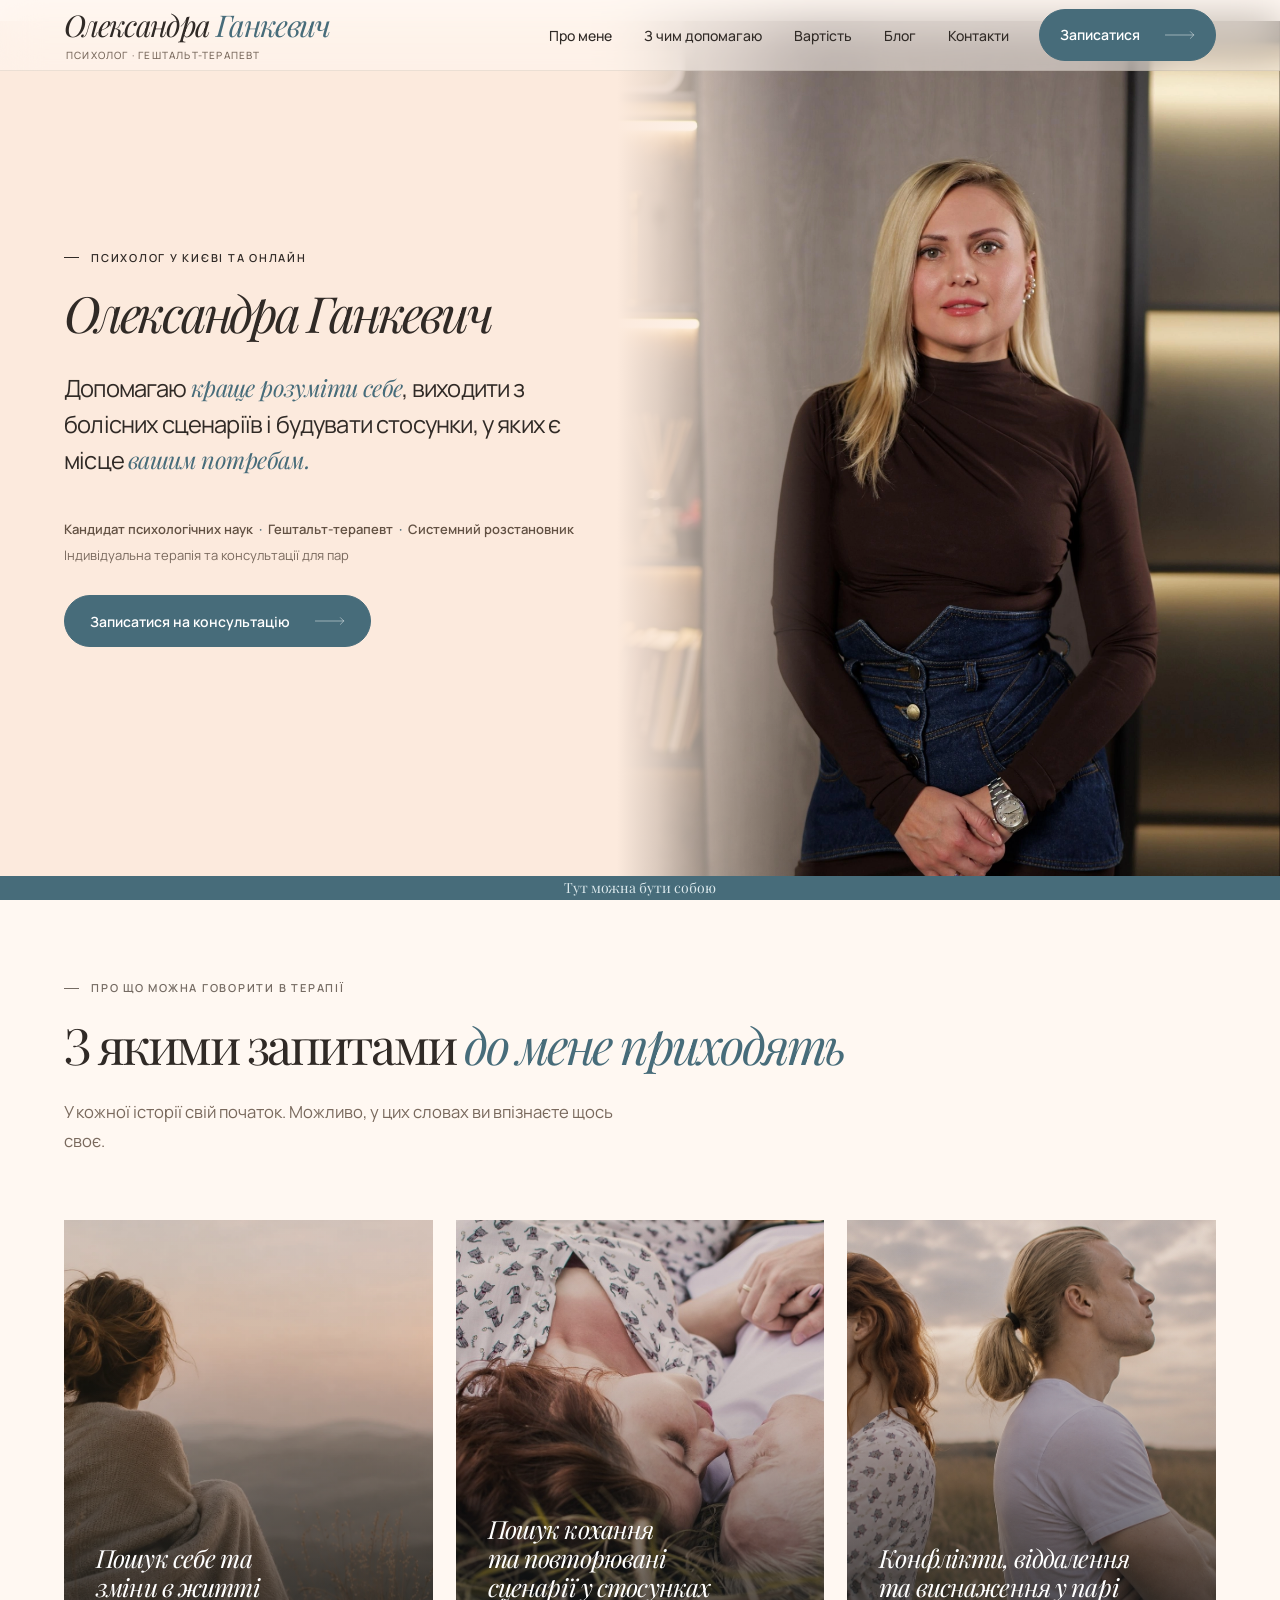
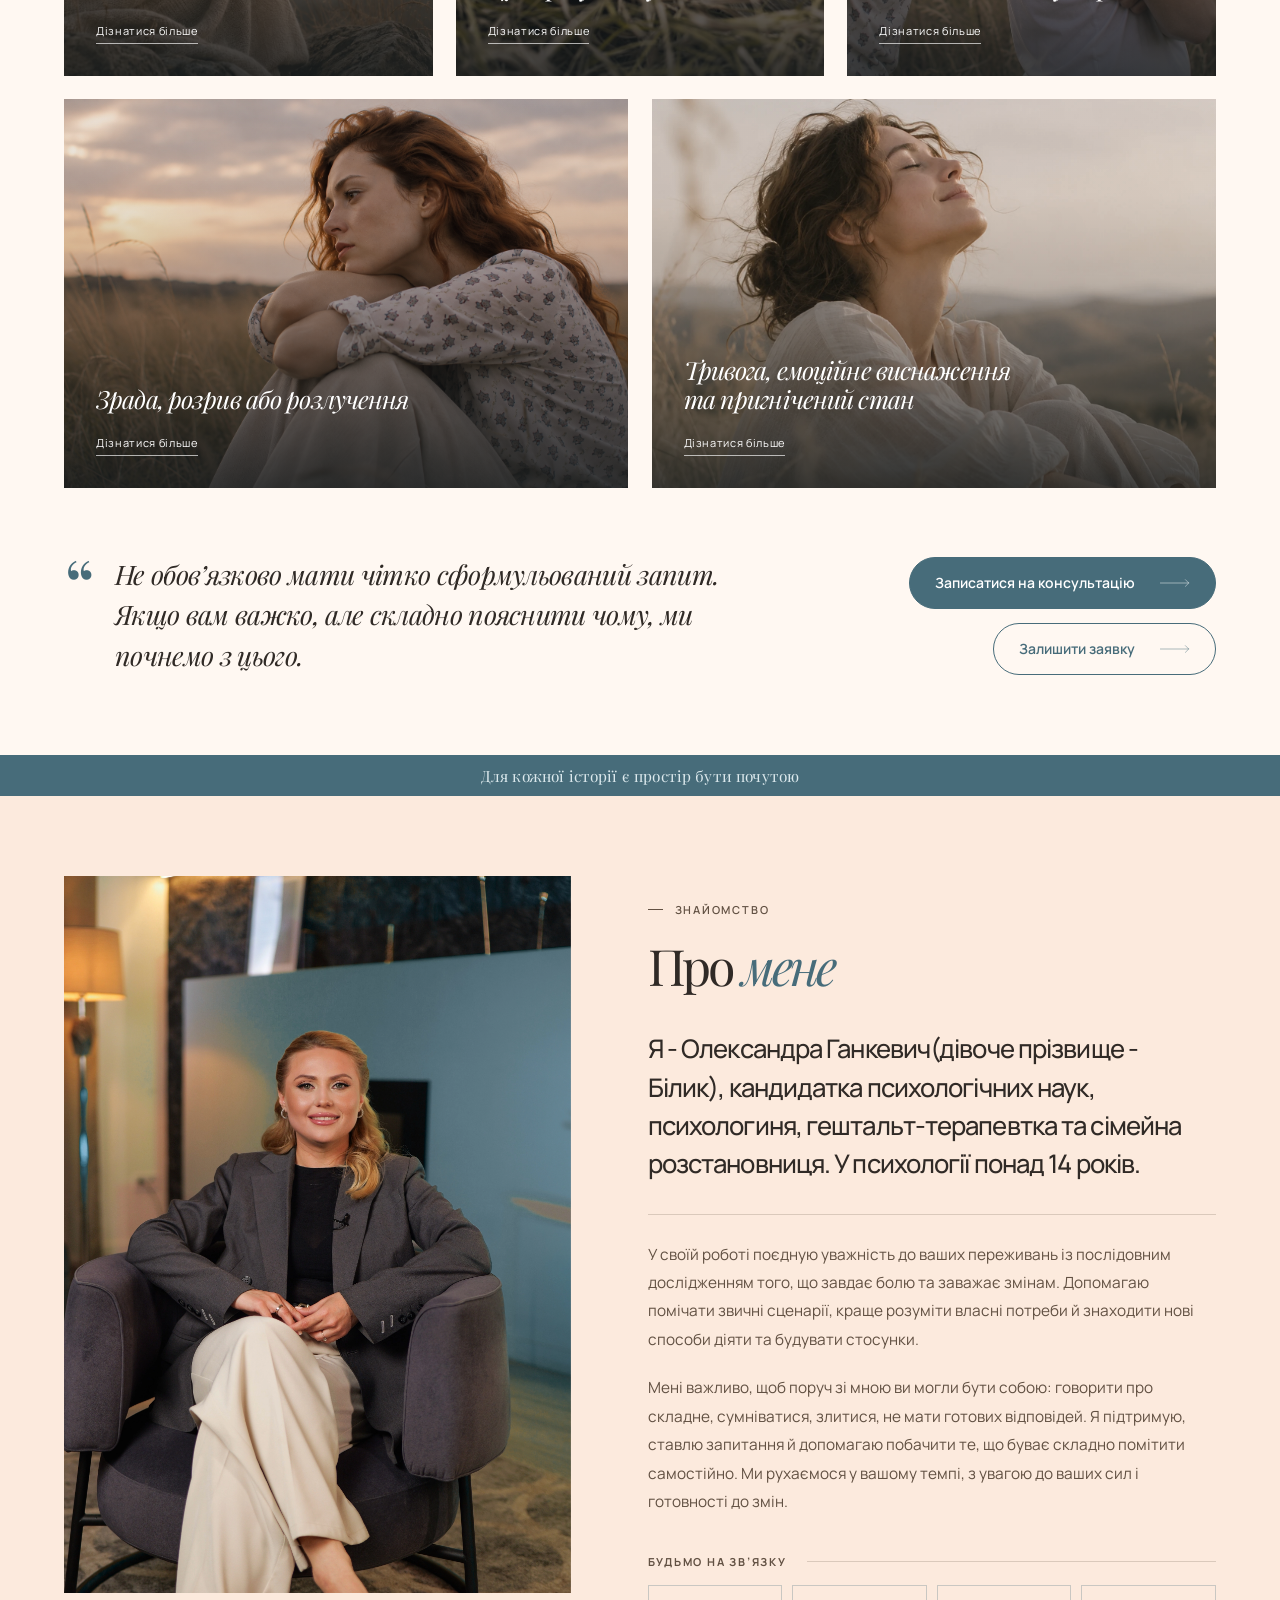
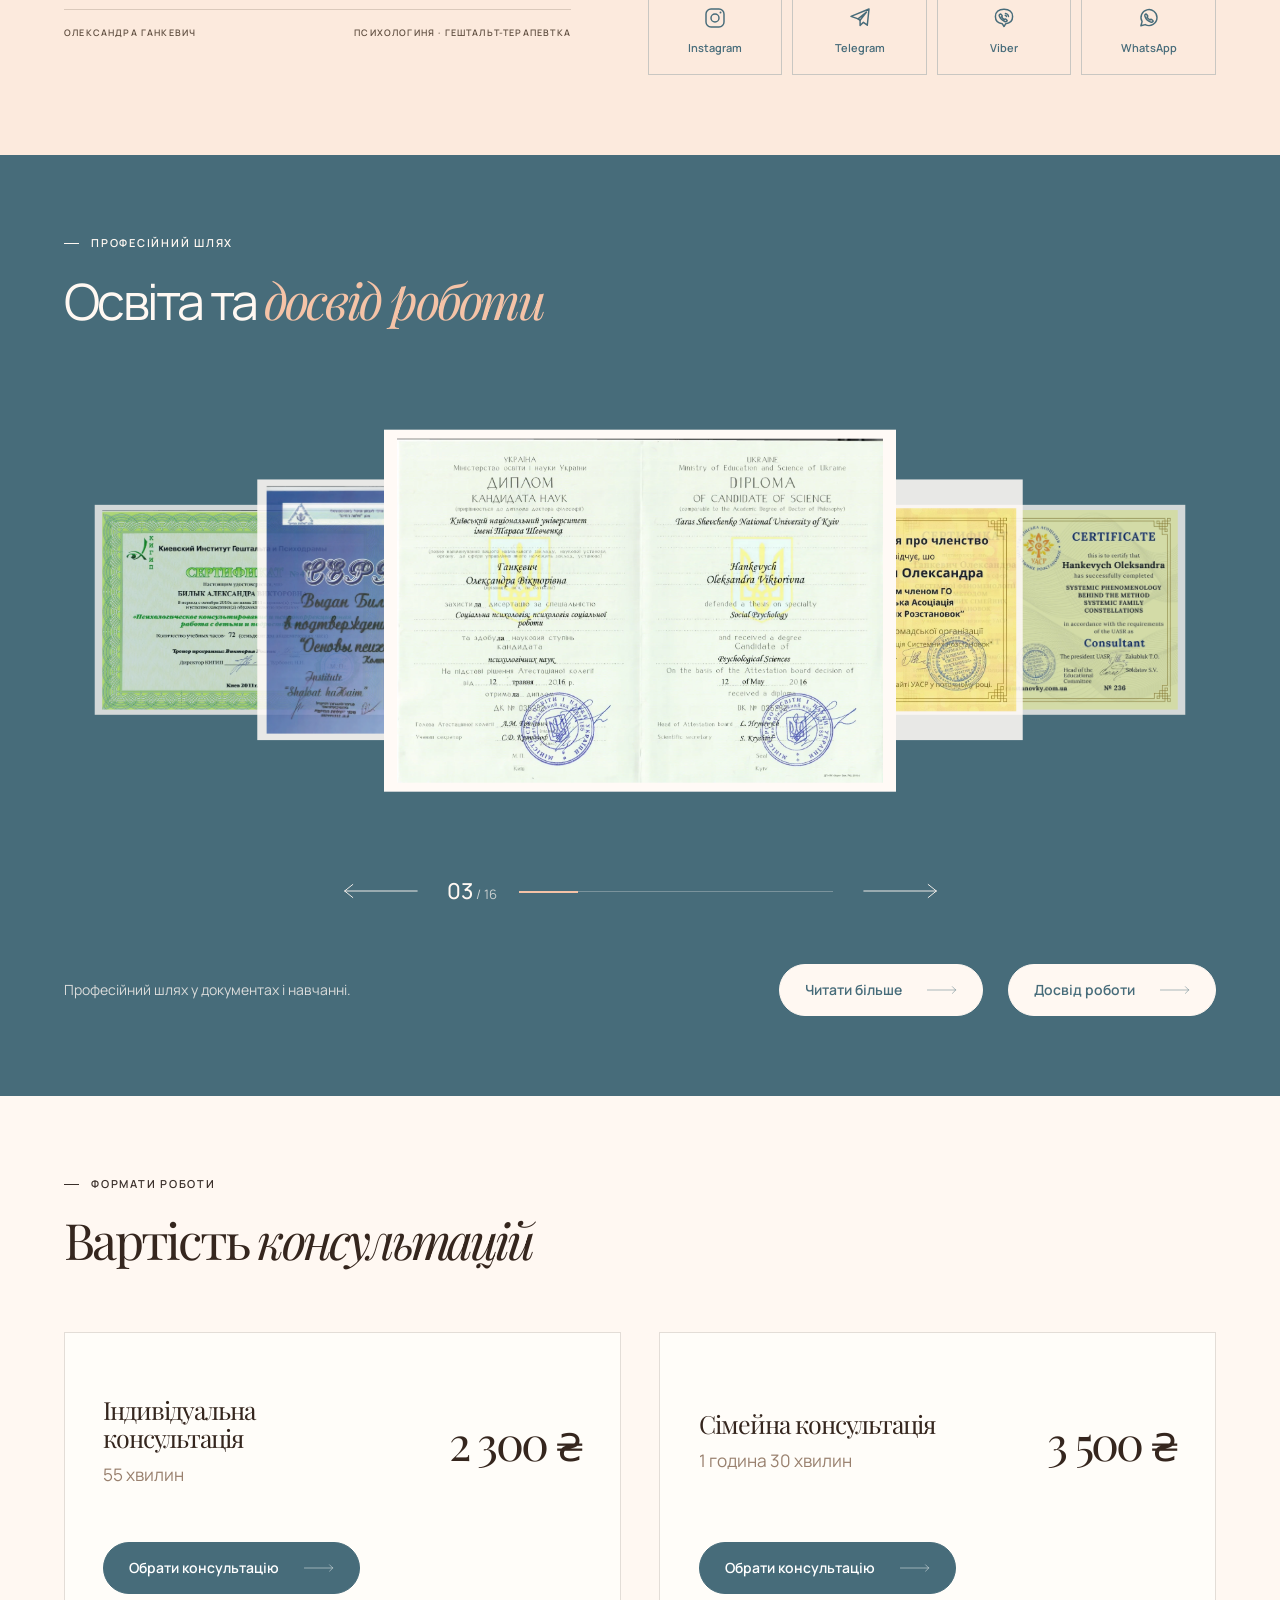
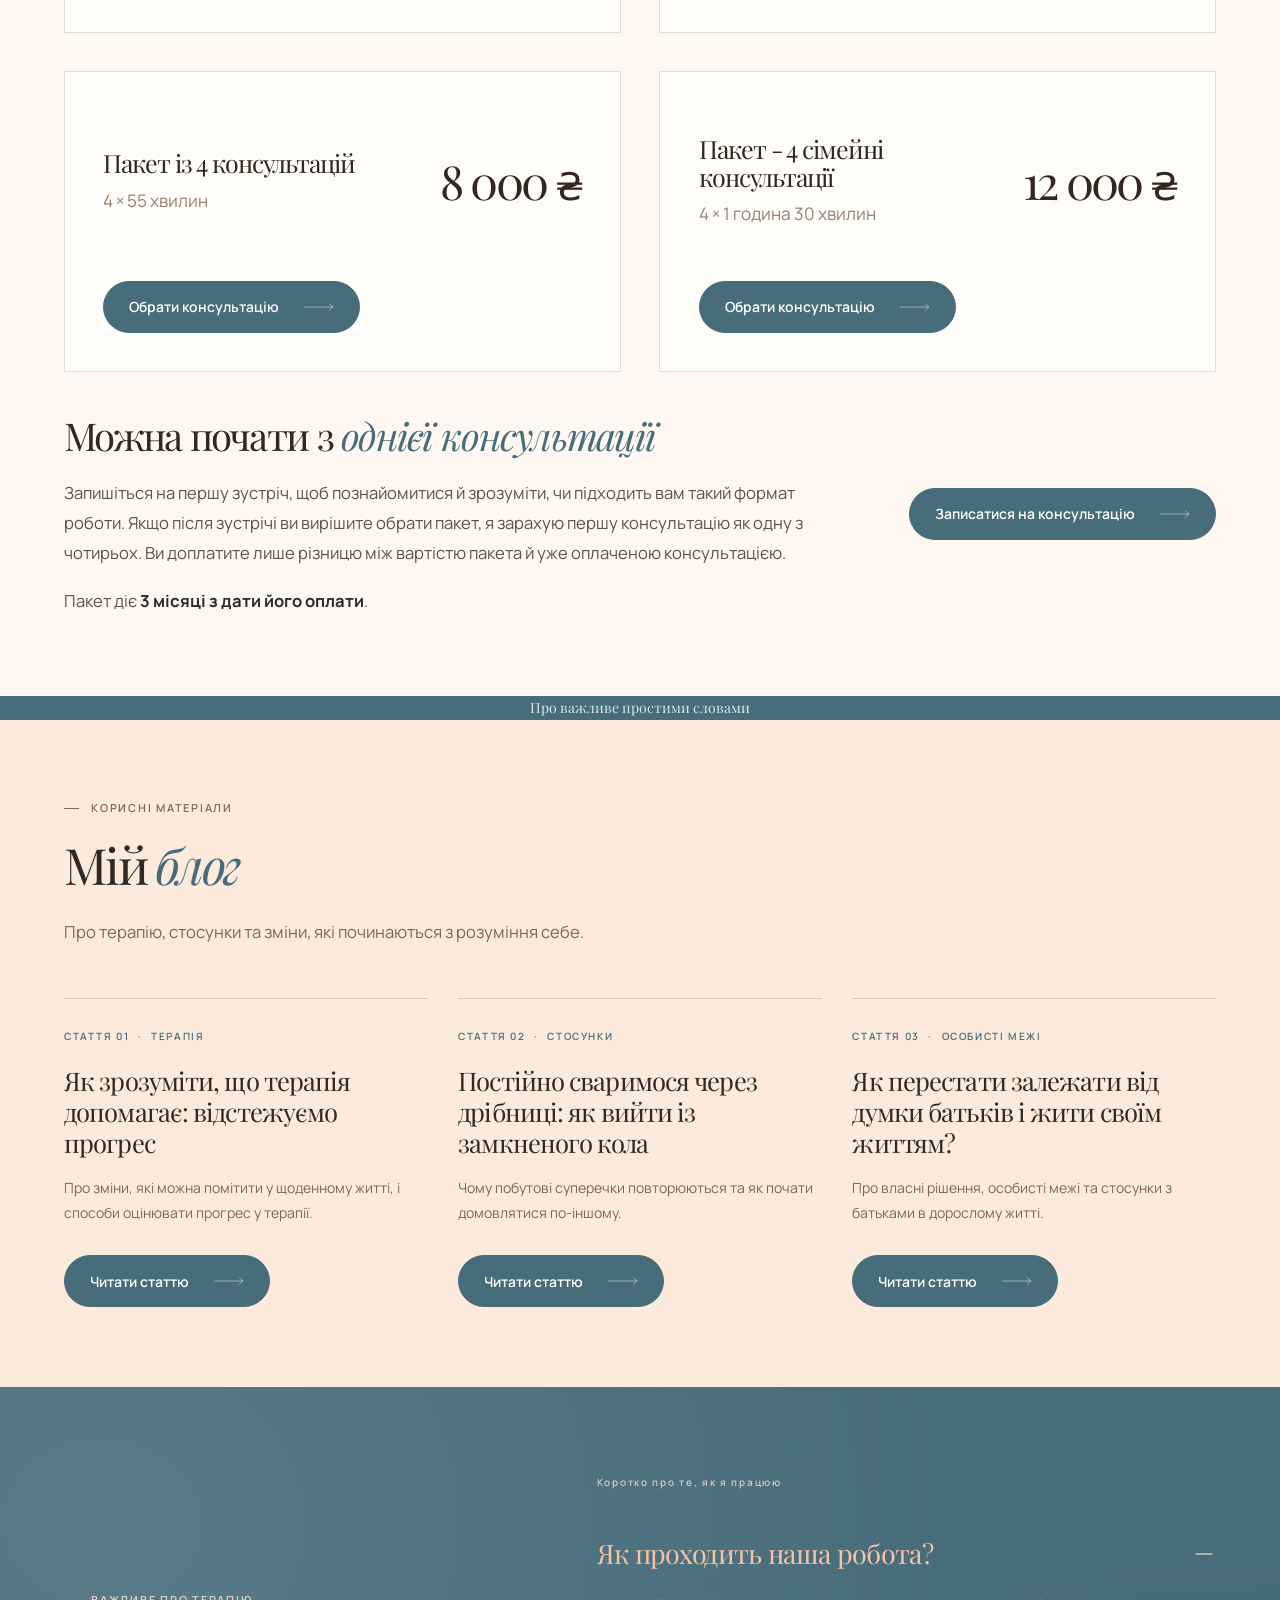
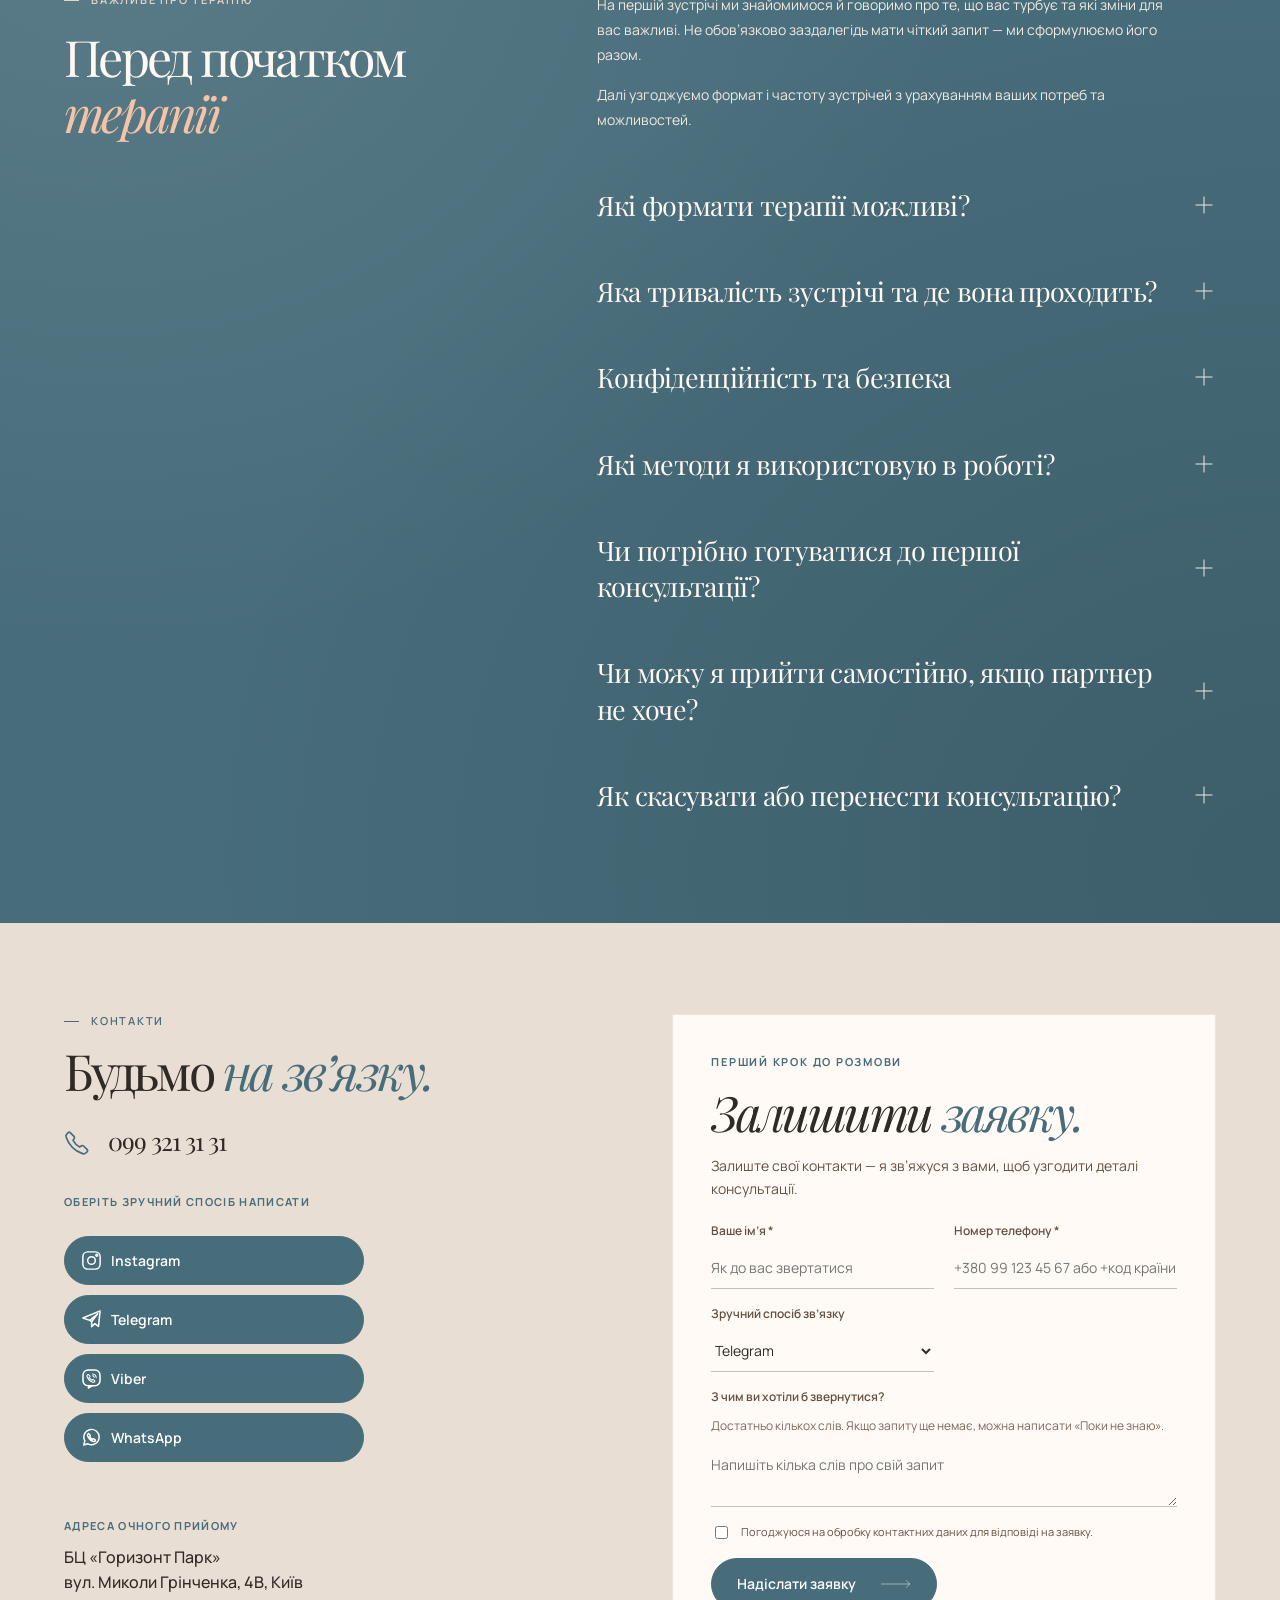
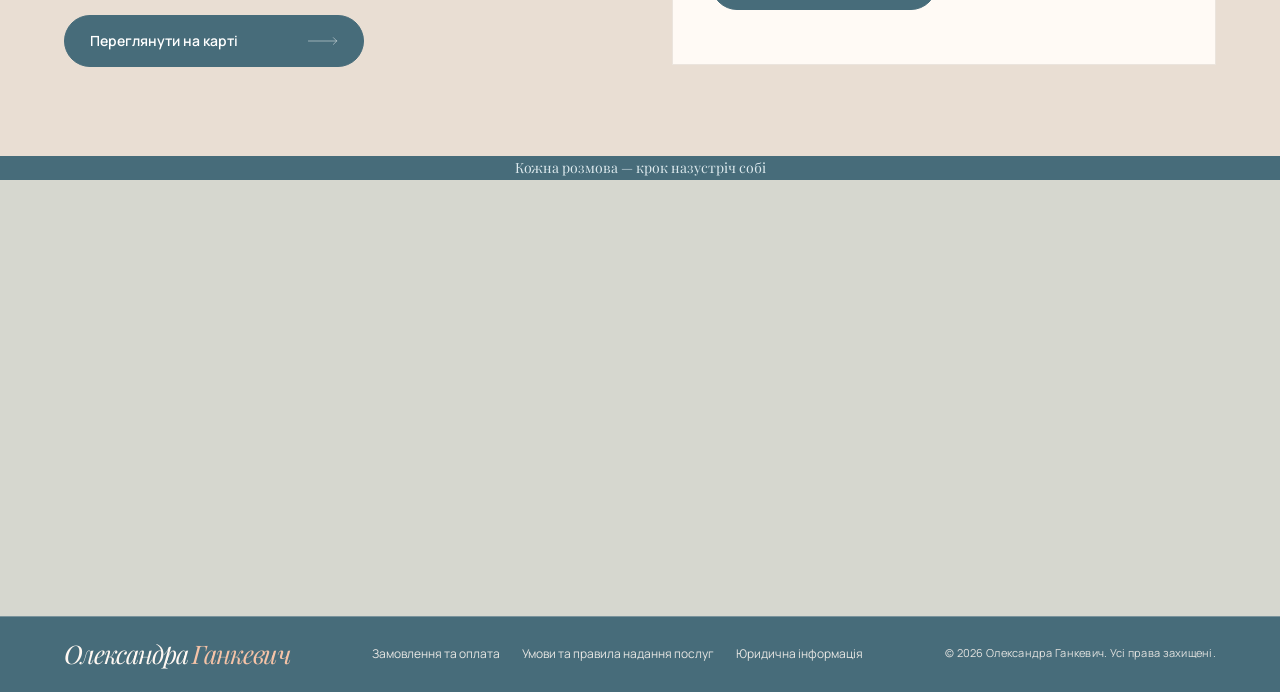
<file: index.html>
<!doctype html>

<html lang="uk">
  <head>
    <meta charset="utf-8" />
    <meta
      name="google-site-verification"
      content="TgO0512FpH7XjS4DsAlJg1gNOlDWd1_PPelJCVzZ2T4"
    />
    <title>
      Психолог, психотерапевт у Києві та онлайн | Олександра Ганкевич -
      стосунки, тривога, терапія для пар, гештальт-терапія
    </title>
    <meta
      content="Психолог, гештальт-терапевт і кандидат психологічних наук. Індивідуальна терапія та робота з парами. Онлайн та офлайн у Києві. Тривога, стосунки, життєві кризи."
      name="description"
    />
    <meta
      content="психолог Київ, психотерапевт Київ, психолог онлайн, гештальт терапевт, психолог для пар, сімейний психолог, терапія стосунків, консультація психолога онлайн, психолог Україна, терапія тривоги, психолог стосунки, психотерапевт онлайн, гештальт терапевт Київ"
      name="keywords"
    />
    <meta content="index, follow, max-image-preview:large" name="robots" />
    <meta content="website" property="og:type" />
    <meta content="uk_UA" property="og:locale" />
    <meta content="Олександра Ганкевич" property="og:site_name" />
    <meta
      content="Психолог, психотерапевт у Києві та онлайн | Олександра Ганкевич - стосунки, тривога, терапія для пар, гештальт-терапія"
      property="og:title"
    />
    <meta
      content="Психолог, гештальт-терапевт і кандидат психологічних наук. Індивідуальна терапія та робота з парами. Онлайн та офлайн у Києві. Тривога, стосунки, життєві кризи."
      property="og:description"
    />
    <meta content="og-image.jpg" property="og:image" />
    <meta content="1200" property="og:image:width" />
    <meta content="630" property="og:image:height" />
    <meta
      content="Олександра Ганкевич — психолог, гештальт-терапевт. Київ та онлайн"
      property="og:image:alt"
    />
    <meta content="summary_large_image" name="twitter:card" />
    <meta
      content="Олександра Ганкевич — психолог у Києві та онлайн"
      name="twitter:title"
    />
    <meta
      content="Психолог, гештальт-терапевт і кандидат психологічних наук. Індивідуальна терапія та робота з парами. Онлайн та офлайн у Києві. Тривога, стосунки, життєві кризи."
      name="twitter:description"
    />
    <meta content="og-image.jpg" name="twitter:image" />
    <link href="favicon.svg" rel="icon" type="image/svg+xml" />
    <link href="favicon-32.png" rel="icon" sizes="32x32" type="image/png" />
    <link href="favicon-16.png" rel="icon" sizes="16x16" type="image/png" />
    <link href="favicon.ico" rel="shortcut icon" />
    <link href="apple-touch-icon.png" rel="apple-touch-icon" sizes="180x180" />

    <meta content="width=device-width, initial-scale=1" name="viewport" />
    <meta content="#F9E0CA" name="theme-color" />
    <link href="https://fonts.googleapis.com" rel="preconnect" />
    <link crossorigin="" href="https://fonts.gstatic.com" rel="preconnect" />
    <link
      href="https://fonts.googleapis.com/css2?family=Manrope:wght@400;500;600;700&amp;family=Playfair+Display:ital,wght@0,400;0,500;1,400;1,500&amp;display=swap"
      rel="stylesheet"
    />
    <link href="style.css" rel="stylesheet" />
    <script defer="" src="app.js"></script>
  </head>
  <body>
    <a class="skip-link" href="#main">Перейти до вмісту</a>
    <svg aria-hidden="true" class="svg-defs" xmlns="http://www.w3.org/2000/svg">
      <symbol id="arrow-long" viewbox="0 0 72 18">
        <path
          d="M1 9h68M61 1l8 8-8 8"
          fill="none"
          stroke="currentColor"
          stroke-linecap="round"
          stroke-linejoin="round"
          stroke-width="1.1"
        ></path>
      </symbol>
    </svg>
    <header class="site-header" id="top">
      <div class="site-header__inner container">
        <a
          aria-label="Олександра Ганкевич — на головну"
          class="brand"
          href="#top"
        >
          <span class="brand__name">Олександра <span>Ганкевич</span></span>
          <span class="brand__descriptor">ПСИХОЛОГ · ГЕШТАЛЬТ-ТЕРАПЕВТ</span>
        </a>
        <nav aria-label="Основна навігація" class="desktop-nav">
          <a href="#about">Про мене</a>
          <a href="#requests">З чим допомагаю</a>
          <a href="#pricing">Вартість</a>
          <a href="#blog">Блог</a>
          <a href="#contacts">Контакти</a>
        </nav>
        <a
          class="button header-contact"
          href="https://t.me/OleksandraHankevych"
          rel="noopener noreferrer"
          target="_blank"
        >
          <span>Записатися</span
          ><svg aria-hidden="true" class="arrow arrow--header">
            <use href="#arrow-long"></use>
          </svg>
        </a>
        <button
          aria-controls="mobile-nav"
          aria-expanded="false"
          aria-label="Відкрити меню"
          class="menu-toggle"
          type="button"
        >
          <span></span><span></span><span></span>
        </button>
      </div>
      <nav
        aria-label="Мобільна навігація"
        class="mobile-nav"
        id="mobile-nav"
        inert=""
      >
        <div class="mobile-nav__inner container">
          <a href="#about">Про мене</a>
          <a href="#requests">З чим допомагаю</a>
          <a href="#pricing">Вартість</a>
          <a href="#blog">Блог</a>
          <a href="#contacts">Контакти</a>
          <a
            class="button mobile-nav__contact"
            href="https://t.me/OleksandraHankevych"
            rel="noopener noreferrer"
            target="_blank"
            >Записатися на консультацію
            <svg aria-hidden="true" class="arrow">
              <use href="#arrow-long"></use>
            </svg>
          </a>
          <span class="mobile-nav__note">Київ · Онлайн</span>
        </div>
      </nav>
    </header>
    <main id="main">
      <section aria-labelledby="hero-title" class="hero">
        <div class="hero__layout container">
          <div class="hero__copy">
            <p class="hero__eyebrow reveal">ПСИХОЛОГ У КИЄВІ ТА ОНЛАЙН</p>
            <h1 class="section-title hero__title reveal" id="hero-title">
              Олександра Ганкевич
            </h1>
            <p class="hero__subtitle reveal">
              Допомагаю <em>краще розуміти себе</em>, виходити з болісних
              сценаріїв і будувати стосунки, у яких є місце
              <em>вашим потребам.</em>
            </p>
            <div
              aria-label="Кваліфікація та напрями роботи"
              class="hero__details reveal"
            >
              <p class="hero__qualification">
                Кандидат психологічних наук
                <span aria-hidden="true">·</span> Гештальт-терапевт
                <span aria-hidden="true">·</span> Системний розстановник
              </p>
              <p class="hero__qualification-note">
                Індивідуальна терапія та консультації для пар
              </p>
            </div>
            <div class="hero__actions reveal">
              <a
                class="button"
                href="https://t.me/OleksandraHankevych"
                rel="noopener noreferrer"
                target="_blank"
                ><span>Записатися на консультацію</span
                ><svg aria-hidden="true" class="arrow">
                  <use href="#arrow-long"></use>
                </svg>
              </a>
            </div>
          </div>
          <div class="hero__portrait">
            <div class="hero__portrait-frame">
              <img
                alt="Олександра Ганкевич сидить у кріслі"
                fetchpriority="high"
                height="1654"
                src="img/oleksandra-hankevych.webp"
                width="928"
              />
            </div>
            <span class="hero__portrait-caption"
              >ОЛЕКСАНДРА ГАНКЕВИЧ <span>© ПСИХОЛОГІЧНА ПРАКТИКА</span></span
            >
          </div>
        </div>
      </section>
      <div aria-label="Тут можна бути собою" class="closing-strip">
        <p>Тут можна бути собою</p>
      </div>
      <section
        aria-labelledby="requests-title"
        class="requests requests--photographic"
        id="requests"
      >
        <div class="container requests__inner">
          <header class="requests__header reveal">
            <p class="requests__eyebrow">
              <span aria-hidden="true"></span> ПРО ЩО МОЖНА ГОВОРИТИ В ТЕРАПІЇ
            </p>
            <h2 class="requests__title" id="requests-title">
              З якими запитами <em>до мене приходять</em>
            </h2>
            <p class="requests__intro">
              У кожної історії свій початок. Можливо, у цих словах ви впізнаєте
              щось своє.
            </p>
          </header>
          <div aria-label="Категорії запитів" class="requests-photo__grid">
            <button
              aria-haspopup="dialog"
              aria-label="Детальніше: Пошук себе та зміни в житті"
              class="requests-photo__card requests-photo__card--1"
              data-request-open="0"
              type="button"
            >
              <img
                alt=""
                decoding="async"
                loading="lazy"
                src="img/requests-personal.webp"
              /><span aria-hidden="true" class="requests-photo__shade"></span
              ><span class="requests-photo__content"
                ><span class="requests-photo__name"
                  >Пошук себе та зміни в житті</span
                ><span class="requests-photo__more"
                  >Дізнатися більше</span
                ></span
              ></button
            ><button
              aria-haspopup="dialog"
              aria-label="Детальніше: Пошук кохання та повторювані сценарії у стосунках"
              class="requests-photo__card requests-photo__card--2"
              data-request-open="1"
              type="button"
            >
              <img
                alt=""
                decoding="async"
                loading="lazy"
                src="img/requests-relationships.jpg"
              /><span aria-hidden="true" class="requests-photo__shade"></span
              ><span class="requests-photo__content"
                ><span class="requests-photo__name"
                  >Пошук кохання та повторювані сценарії у стосунках</span
                ><span class="requests-photo__more"
                  >Дізнатися більше</span
                ></span
              ></button
            ><button
              aria-haspopup="dialog"
              aria-label="Детальніше: Конфлікти, віддалення та виснаження у парі"
              class="requests-photo__card requests-photo__card--3"
              data-request-open="2"
              type="button"
            >
              <img
                alt=""
                decoding="async"
                loading="lazy"
                src="img/relationships.jpg"
              /><span aria-hidden="true" class="requests-photo__shade"></span
              ><span class="requests-photo__content"
                ><span class="requests-photo__name"
                  >Конфлікти, віддалення та виснаження у парі</span
                ><span class="requests-photo__more"
                  >Дізнатися більше</span
                ></span
              ></button
            ><button
              aria-haspopup="dialog"
              aria-label="Детальніше: Зрада, розрив або розлучення"
              class="requests-photo__card requests-photo__card--4"
              data-request-open="3"
              type="button"
            >
              <img
                alt=""
                decoding="async"
                loading="lazy"
                src="img/requests-personal-r.webp"
              /><span aria-hidden="true" class="requests-photo__shade"></span
              ><span class="requests-photo__content"
                ><span class="requests-photo__name"
                  >Зрада, розрив або розлучення</span
                ><span class="requests-photo__more"
                  >Дізнатися більше</span
                ></span
              ></button
            ><button
              aria-haspopup="dialog"
              aria-label="Детальніше: Тривога, емоційне виснаження та пригнічений стан"
              class="requests-photo__card requests-photo__card--5"
              data-request-open="4"
              type="button"
            >
              <img
                alt=""
                decoding="async"
                loading="lazy"
                src="img/requests-inner-state.webp"
              /><span aria-hidden="true" class="requests-photo__shade"></span
              ><span class="requests-photo__content"
                ><span class="requests-photo__name"
                  >Тривога, емоційне виснаження та пригнічений стан</span
                ><span class="requests-photo__more"
                  >Дізнатися більше</span
                ></span
              >
            </button>
          </div>
          <div class="requests__closing reveal">
            <div class="requests__closing-copy">
              <span aria-hidden="true" class="requests__closing-mark">“</span>
              <p>
                Не обов’язково мати чітко сформульований запит. Якщо вам важко,
                але складно пояснити чому, ми почнемо з цього.
              </p>
            </div>
            <div class="requests__closing-actions">
              <a
                class="button requests__closing-button"
                href="https://t.me/OleksandraHankevych"
                rel="noopener noreferrer"
                target="_blank"
                ><span>Записатися на консультацію</span
                ><svg aria-hidden="true" class="arrow">
                  <use href="#arrow-long"></use></svg
              ></a>
              <button
                class="button requests__closing-button requests__closing-button--form"
                type="button"
                data-lead-open
                aria-haspopup="dialog"
              >
                <span>Залишити заявку</span
                ><svg aria-hidden="true" class="arrow">
                  <use href="#arrow-long"></use>
                </svg>
              </button>
            </div>
          </div>
        </div>
      </section>

      <div class="closing-strip requests-transition">
        <p>Для кожної історії є простір бути почутою</p>
      </div>
      <section aria-labelledby="about-title" class="about" id="about">
        <div class="container about__layout">
          <div class="about__visual reveal">
            <div class="about__portrait">
              <img
                alt="Портрет Олександри Ганкевич"
                decoding="async"
                height="2047"
                loading="lazy"
                src="img/oleksandra-hankevych1.webp"
                width="1148"
              />
            </div>
            <div class="about__photo-footer">
              <span>ОЛЕКСАНДРА ГАНКЕВИЧ</span
              ><span>ПСИХОЛОГИНЯ · ГЕШТАЛЬТ-ТЕРАПЕВТКА</span>
            </div>
          </div>
          <div class="about__content">
            <div class="about__eyebrow reveal">
              <span aria-hidden="true"></span> ЗНАЙОМСТВО
            </div>
            <h2 class="about__title reveal" id="about-title">
              Про <em>мене</em>
            </h2>
            <p class="about__lead reveal">
              Я - Олександра Ганкевич(дівоче прізвище - Білик), кандидатка
              психологічних наук, психологиня, гештальт-терапевтка та сімейна
              розстановниця. У психології понад 14 років.
            </p>
            <div class="about__prose reveal">
              <p>
                У своїй роботі поєдную уважність до ваших переживань із
                послідовним дослідженням того, що завдає болю та заважає змінам.
                Допомагаю помічати звичні сценарії, краще розуміти власні
                потреби й знаходити нові способи діяти та будувати стосунки.
              </p>
              <p>
                Мені важливо, щоб поруч зі мною ви могли бути собою: говорити
                про складне, сумніватися, злитися, не мати готових відповідей. Я
                підтримую, ставлю запитання й допомагаю побачити те, що буває
                складно помітити самостійно. Ми рухаємося у вашому темпі, з
                увагою до ваших сил і готовності до змін.
              </p>
            </div>
            <div class="about__social reveal">
              <div class="about__social-heading">
                <span>БУДЬМО НА ЗВ’ЯЗКУ</span
                ><span aria-hidden="true" class="about__social-line"></span>
              </div>
              <div class="about__social-links">
                <a
                  aria-label="Instagram Олександри Ганкевич"
                  class="about__social-link"
                  href="https://www.instagram.com/aleksandra.hankevych?exln=MXRyNzFwM2wyeTRkMg=="
                  rel="noopener noreferrer"
                  target="_blank"
                >
                  <svg aria-hidden="true" viewbox="0 0 24 24">
                    <rect height="18" rx="5" width="18" x="3" y="3"></rect>
                    <circle cx="12" cy="12" r="4"></circle>
                    <circle
                      class="about__icon-fill"
                      cx="17.5"
                      cy="6.5"
                      r="1"
                    ></circle></svg
                  ><span>Instagram</span>
                </a>
                <a
                  aria-label="Telegram Олександри Ганкевич"
                  class="about__social-link"
                  href="https://t.me/OleksandraHankevych"
                  rel="noopener noreferrer"
                  target="_blank"
                >
                  <svg aria-hidden="true" viewbox="0 0 24 24">
                    <path
                      d="M21 3 3 10.4l7.1 2.5L18.5 6l-6.4 8.3v5.3l3.3-3.3 3.9 2.9L21 3Z"
                    ></path>
                    <path d="m10.1 12.9 2 1.4"></path></svg
                  ><span>Telegram</span>
                </a>
                <a
                  aria-label="Написати у Viber"
                  class="about__social-link"
                  href="viber://chat?number=%2B380993213131"
                >
                  <svg aria-hidden="true" viewbox="0 0 24 24">
                    <path
                      d="M12 3.2c-5.2 0-8.6 2.7-8.6 7.3 0 4.1 2.6 6.7 6.8 7.2l1.8 2.8 1.8-2.8c4.2-.5 6.8-3.1 6.8-7.2 0-4.6-3.4-7.3-8.6-7.3Z"
                    ></path>
                    <path
                      d="M8.1 8.3c.2-.3.6-.4.9-.1l1.1 1.2c.2.2.2.5.1.8l-.5.6c.7 1.2 1.5 2 2.7 2.7l.6-.5c.3-.2.6-.1.8.1l1.2 1.1c.3.3.2.7-.1.9-.6.5-1.4.7-2.2.4-2.4-.9-4.5-3-5.4-5.4-.3-.8-.1-1.6.8-1.8Z"
                    ></path>
                    <path
                      d="M13.4 7.4c1.7.2 2.9 1.5 3.1 3.1M13.2 9.3c.7.1 1.1.5 1.2 1.2"
                    ></path></svg
                  ><span>Viber</span>
                </a>
                <a
                  aria-label="Написати у WhatsApp"
                  class="about__social-link"
                  href="https://wa.me/380993213131"
                  rel="noopener noreferrer"
                  target="_blank"
                >
                  <svg aria-hidden="true" viewbox="0 0 24 24">
                    <path
                      d="M20 11.6a8 8 0 0 1-11.8 7l-4.3 1.2 1.2-4.2A8 8 0 1 1 20 11.6Z"
                    ></path>
                    <path
                      d="M8.5 8.1c.3-.3.8-.2 1 .1l1.1 1.5c.2.3.2.6 0 .9l-.5.5c.7 1.2 1.6 2.1 2.9 2.8l.5-.5c.3-.2.6-.2.9 0l1.5 1.1c.3.2.4.7.1 1-.6.7-1.4.9-2.2.6-2.6-.9-5-3.3-5.9-5.9-.3-.8-.1-1.6.6-2.1Z"
                    ></path></svg
                  ><span>WhatsApp</span>
                </a>
              </div>
            </div>
          </div>
        </div>
      </section>
      <section
        aria-labelledby="education-title"
        class="education"
        id="education"
      >
        <div class="container">
          <div class="education__heading reveal">
            <div>
              <p class="education__eyebrow"><span></span> ПРОФЕСІЙНИЙ ШЛЯХ</p>
              <h2 class="education__title" id="education-title">
                Освіта та <em>досвід роботи</em>
              </h2>
            </div>
          </div>
          <div
            aria-label="Карусель сертифікатів"
            class="education__carousel reveal"
          >
            <div
              aria-label="Гортайте сертифікати свайпом або натисканням на сусідній документ"
              class="education__viewport"
              tabindex="0"
            >
              <div class="education__track">
                <article
                  aria-label="Сертифікат 1 із 16"
                  class="education__slide"
                  role="group"
                >
                  <button
                    aria-label="Збільшити: Психологічне консультування та психокорекція"
                    class="education__certificate"
                    data-certificate="0"
                    type="button"
                  >
                    <span class="education__image"
                      ><img
                        alt="Сертифікат: Психологічне консультування та психокорекція"
                        data-orientation="landscape"
                        decoding="async"
                        loading="lazy"
                        src="img/certificates/psychological-counseling.webp"
                    /></span>
                  </button>
                </article>
                <article
                  aria-label="Сертифікат 2 із 16"
                  class="education__slide"
                  role="group"
                >
                  <button
                    aria-label="Збільшити: Основи психотерапії з онкохворими"
                    class="education__certificate"
                    data-certificate="1"
                    type="button"
                  >
                    <span class="education__image"
                      ><img
                        alt="Сертифікат: Основи психотерапії з онкохворими"
                        data-orientation="landscape"
                        decoding="async"
                        loading="lazy"
                        src="img/certificates/oncopsychology.webp"
                    /></span>
                  </button>
                </article>
                <article
                  aria-label="Сертифікат 3 із 16"
                  class="education__slide"
                  role="group"
                >
                  <button
                    aria-label="Збільшити: Документ про навчання · 11"
                    class="education__certificate"
                    data-certificate="2"
                    type="button"
                  >
                    <span class="education__image"
                      ><img
                        alt="Сертифікат: Документ про навчання · 11"
                        data-orientation="landscape"
                        decoding="async"
                        loading="lazy"
                        src="img/certificates/education-document-11.webp"
                    /></span>
                  </button>
                </article>
                <article
                  class="education__slide"
                  role="group"
                  aria-label="Сертифікат 4 із 16"
                >
                  <button
                    class="education__certificate"
                    data-certificate="3"
                    type="button"
                    aria-label="Збільшити: Посвідчення про членство в Українській асоціації системних розстановок, 2024"
                  >
                    <span class="education__image"
                      ><img
                        src="img/certificates/membership-uasr.webp"
                        alt="Посвідчення про членство в Українській асоціації системних розстановок, 2024"
                        decoding="async"
                        loading="lazy"
                        data-orientation="landscape"
                    /></span>
                  </button>
                </article>
                <article
                  class="education__slide"
                  role="group"
                  aria-label="Сертифікат 5 із 16"
                >
                  <button
                    class="education__certificate"
                    data-certificate="4"
                    type="button"
                    aria-label="Збільшити: Сертифікат консультанта із системних сімейних розстановок, УАСР, 2024"
                  >
                    <span class="education__image"
                      ><img
                        src="img/certificates/systemic-consultant-uasr.webp"
                        alt="Сертифікат консультанта із системних сімейних розстановок, УАСР, 2024"
                        decoding="async"
                        loading="lazy"
                        data-orientation="landscape"
                    /></span>
                  </button>
                </article>

                <article
                  class="education__slide"
                  role="group"
                  aria-label="Сертифікат 6 із 16"
                >
                  <button
                    class="education__certificate"
                    data-certificate="6"
                    type="button"
                    aria-label="Збільшити: Когнітивно-поведінкова модель у психологічному консультуванні дорослих, 2022"
                  >
                    <span class="education__image"
                      ><img
                        src="img/certificates/cognitive-behavioral-model.webp"
                        alt="Когнітивно-поведінкова модель у психологічному консультуванні дорослих, 2022"
                        decoding="async"
                        loading="lazy"
                        data-orientation="landscape"
                    /></span>
                  </button>
                </article>
                <article
                  class="education__slide"
                  role="group"
                  aria-label="Сертифікат 7 із 16"
                >
                  <button
                    class="education__certificate"
                    data-certificate="7"
                    type="button"
                    aria-label="Збільшити: Основи системних розстановок, UpPro School, 2024"
                  >
                    <span class="education__image"
                      ><img
                        src="img/certificates/uppro-systemic-constellations.webp"
                        alt="Основи системних розстановок, UpPro School, 2024"
                        decoding="async"
                        loading="lazy"
                        data-orientation="landscape"
                    /></span>
                  </button>
                </article>
                <article
                  aria-label="Сертифікат 8 із 16"
                  class="education__slide"
                  role="group"
                >
                  <button
                    aria-label="Збільшити: Етична персоналізація психотерапії"
                    class="education__certificate"
                    data-certificate="3"
                    type="button"
                  >
                    <span class="education__image"
                      ><img
                        alt="Сертифікат: Етична персоналізація психотерапії"
                        data-orientation="landscape"
                        decoding="async"
                        loading="lazy"
                        src="img/certificates/ethical-personalization.webp"
                    /></span>
                  </button>
                </article>
                <article
                  aria-label="Сертифікат 9 із 16"
                  class="education__slide"
                  role="group"
                >
                  <button
                    aria-label="Збільшити: Документ про навчання · 12"
                    class="education__certificate"
                    data-certificate="4"
                    type="button"
                  >
                    <span class="education__image"
                      ><img
                        alt="Сертифікат: Документ про навчання · 12"
                        data-aspect="wide"
                        data-orientation="landscape"
                        decoding="async"
                        loading="lazy"
                        src="img/certificates/education-document-12.webp"
                    /></span>
                  </button>
                </article>
                <article
                  aria-label="Сертифікат 10 із 16"
                  class="education__slide"
                  role="group"
                >
                  <button
                    aria-label="Збільшити: Акредитація консультанта"
                    class="education__certificate"
                    data-certificate="5"
                    type="button"
                  >
                    <span class="education__image"
                      ><img
                        alt="Сертифікат: Акредитація консультанта"
                        decoding="async"
                        loading="lazy"
                        src="img/certificates/consultant-accreditation.webp"
                    /></span>
                  </button>
                </article>
                <article
                  aria-label="Сертифікат 11 із 16"
                  class="education__slide"
                  role="group"
                >
                  <button
                    aria-label="Збільшити: Вступ до гештальт-терапії"
                    class="education__certificate"
                    data-certificate="6"
                    type="button"
                  >
                    <span class="education__image"
                      ><img
                        alt="Сертифікат: Вступ до гештальт-терапії"
                        decoding="async"
                        loading="lazy"
                        src="img/certificates/gestalt-therapy.webp"
                    /></span>
                  </button>
                </article>
                <article
                  aria-label="Сертифікат 12 із 16"
                  class="education__slide"
                  role="group"
                >
                  <button
                    aria-label="Збільшити: Трикутники в сім’ї"
                    class="education__certificate"
                    data-certificate="7"
                    type="button"
                  >
                    <span class="education__image"
                      ><img
                        alt="Сертифікат: Трикутники в сім’ї"
                        decoding="async"
                        loading="lazy"
                        src="img/certificates/family-triangles.webp"
                    /></span>
                  </button>
                </article>
                <article
                  aria-label="Сертифікат 13 із 16"
                  class="education__slide"
                  role="group"
                >
                  <button
                    aria-label="Збільшити: Відкриття екзистенціального досвіду"
                    class="education__certificate"
                    data-certificate="8"
                    type="button"
                  >
                    <span class="education__image"
                      ><img
                        alt="Сертифікат: Відкриття екзистенціального досвіду"
                        decoding="async"
                        loading="lazy"
                        src="img/certificates/existential-experience.webp"
                    /></span>
                  </button>
                </article>
                <article
                  aria-label="Сертифікат 14 із 16"
                  class="education__slide"
                  role="group"
                >
                  <button
                    aria-label="Збільшити: Психологічна оцінка персоналу"
                    class="education__certificate"
                    data-certificate="9"
                    type="button"
                  >
                    <span class="education__image"
                      ><img
                        alt="Сертифікат: Психологічна оцінка персоналу"
                        decoding="async"
                        loading="lazy"
                        src="img/certificates/personnel-assessment.webp"
                    /></span>
                  </button>
                </article>
                <article
                  aria-label="Сертифікат 15 із 16"
                  class="education__slide"
                  role="group"
                >
                  <button
                    aria-label="Збільшити: Школа психологічного консультування"
                    class="education__certificate"
                    data-certificate="10"
                    type="button"
                  >
                    <span class="education__image"
                      ><img
                        alt="Сертифікат: Школа психологічного консультування"
                        decoding="async"
                        loading="lazy"
                        src="img/certificates/counseling-school.webp"
                    /></span>
                  </button>
                </article>
                <article
                  aria-label="Сертифікат 16 із 16"
                  class="education__slide"
                  role="group"
                >
                  <button
                    aria-label="Збільшити: Документ про навчання · 10"
                    class="education__certificate"
                    data-certificate="11"
                    type="button"
                  >
                    <span class="education__image"
                      ><img
                        alt="Сертифікат: Документ про навчання · 10"
                        data-orientation="landscape"
                        decoding="async"
                        loading="lazy"
                        src="img/certificates/education-document-10.webp"
                    /></span>
                  </button>
                </article>
              </div>
            </div>
          </div>
          <div class="education__footer">
            <button
              aria-label="Попередній сертифікат"
              class="education__nav education__nav--prev"
              data-education-prev=""
              type="button"
            >
              <svg aria-hidden="true" viewbox="0 0 92 18">
                <path d="M91 9H2M12 1 2 9l10 8"></path>
              </svg>
            </button>
            <span aria-live="polite" class="education__counter"
              ><strong data-education-current="">01</strong
              ><span> / 16</span></span
            >
            <div class="education__progress">
              <span data-education-progress=""></span>
            </div>
            <button
              aria-label="Наступний сертифікат"
              class="education__nav education__nav--next"
              data-education-next=""
              type="button"
            >
              <svg aria-hidden="true" viewbox="0 0 92 18">
                <path d="M1 9h89M80 1l10 8-10 8"></path>
              </svg>
            </button>
          </div>
          <div class="education__heading-aside reveal">
            <p>Професійний шлях у документах і навчанні.</p>
            <button
              class="button education__more"
              data-open-education=""
              type="button"
            >
              <span>Читати більше</span
              ><svg aria-hidden="true" class="arrow">
                <use href="#arrow-long"></use>
              </svg></button
            ><button
              class="button education__more"
              data-open-experience=""
              type="button"
            >
              <span>Досвід роботи</span
              ><svg aria-hidden="true" class="arrow">
                <use href="#arrow-long"></use>
              </svg>
            </button>
          </div>
        </div>
      </section>
      <!-- Editorial pricing: airy two-column layout, no cards or decorative icons -->
      <section aria-labelledby="pricing-title" class="pricing" id="pricing">
        <div class="container pricing__inner">
          <div class="pricing__heading reveal">
            <p class="pricing__eyebrow"><span></span> ФОРМАТИ РОБОТИ</p>
            <h2 id="pricing-title">Вартість <em>консультацій</em></h2>
          </div>
          <div class="pricing__grid">
            <article class="pricing__item reveal">
              <div class="pricing__item-top">
                <div class="pricing__service">
                  <h3>Індивідуальна консультація</h3>
                  <p>55 хвилин</p>
                </div>
                <p class="pricing__price">2 300 <span>₴</span></p>
              </div>
              <a
                href="https://secure.wayforpay.com/button/b7fefc8d50a2e"
                aria-label="Обрати консультацію: Індивідуальна консультація"
                class="button pricing__buy"
                target="_blank"
              >
                <span>Обрати консультацію</span>
                <svg class="arrow" aria-hidden="true" viewbox="0 0 72 18">
                  <use href="#arrow-long"></use>
                </svg>
              </a>
            </article>
            <article class="pricing__item reveal">
              <div class="pricing__item-top">
                <div class="pricing__service">
                  <h3>Сімейна консультація</h3>
                  <p>1 година 30 хвилин</p>
                </div>
                <p class="pricing__price">3 500 <span>₴</span></p>
              </div>
              <a
                href="https://secure.wayforpay.com/button/b2be9aa9f806c"
                aria-label="Обрати консультацію: Індивідуальна консультація"
                class="button pricing__buy"
                target="_blank"
              >
                <span>Обрати консультацію</span>
                <svg class="arrow" aria-hidden="true" viewbox="0 0 72 18">
                  <use href="#arrow-long"></use>
                </svg>
              </a>
            </article>
            <article class="pricing__item reveal">
              <div class="pricing__item-top">
                <div class="pricing__service">
                  <h3>Пакет із 4 консультацій</h3>
                  <p>4 × 55 хвилин</p>
                </div>
                <p class="pricing__price">8 000 <span>₴</span></p>
              </div>
              <a
                href="https://secure.wayforpay.com/button/b8e367474b40f"
                aria-label="Обрати консультацію: Індивідуальна консультація"
                class="button pricing__buy"
                target="_blank"
              >
                <span>Обрати консультацію</span>
                <svg class="arrow" aria-hidden="true" viewbox="0 0 72 18">
                  <use href="#arrow-long"></use>
                </svg>
              </a>
            </article>
            <article class="pricing__item reveal">
              <div class="pricing__item-top">
                <div class="pricing__service">
                  <h3>Пакет - 4 сімейні консультації</h3>
                  <p>4 × 1 година 30 хвилин</p>
                </div>
                <p class="pricing__price">12 000 <span>₴</span></p>
              </div>
              <a
                href="https://secure.wayforpay.com/button/b45c8f72860f5"
                aria-label="Обрати консультацію: Індивідуальна консультація"
                class="button pricing__buy"
                target="_blank"
              >
                <span>Обрати консультацію</span>
                <svg class="arrow" aria-hidden="true" viewbox="0 0 72 18">
                  <use href="#arrow-long"></use>
                </svg>
              </a>
            </article>
          </div>
          <div
            class="pricing__packages-info reveal"
            aria-labelledby="pricing-packages-title"
          >
            <div class="pricing__packages-copy">
              <h3 id="pricing-packages-title">
                Можна почати з <em>однієї консультації</em>
              </h3>
              <p>
                Запишіться на першу зустріч, щоб познайомитися й зрозуміти, чи
                підходить вам такий формат роботи. Якщо після зустрічі ви
                вирішите обрати пакет, я зарахую першу консультацію як одну з
                чотирьох. Ви доплатите лише різницю між вартістю пакета й уже
                оплаченою консультацією.
              </p>
              <p class="pricing__packages-validity">
                Пакет діє <strong>3 місяці з дати його оплати</strong>.
              </p>
            </div>
            <a
              class="button pricing__packages-cta"
              href="https://t.me/OleksandraHankevych"
              target="_blank"
              rel="noopener noreferrer"
            >
              <span>Записатися на консультацію</span>
              <svg class="arrow" aria-hidden="true">
                <use href="#arrow-long"></use>
              </svg>
            </a>
          </div>
          <p
            aria-live="polite"
            class="pricing__payment-note"
            hidden=""
            id="pricing-payment-note"
            role="status"
          ></p>
        </div>
      </section>

      <dialog
        aria-labelledby="requests-dialog-title-5"
        class="education-modal requests-dialog"
        id="requests-dialog-5"
      >
        <div class="education-modal__shell">
          <div class="education-modal__top">
            <span class="requests-dialog__eyebrow">НАПРЯМ РОБОТИ</span
            ><button
              aria-label="Закрити опис"
              class="education-modal__close"
              data-request-close=""
              type="button"
            >
              ✕
            </button>
          </div>
          <div class="education-modal__scroll">
            <h2 id="requests-dialog-title-5">
              Тривога, емоційне виснаження та пригнічений стан
            </h2>
            <div class="requests-dialog__columns">
              <div class="requests__column requests__column--situation">
                <h4>Впізнаєте себе?</h4>
                <ul>
                  <li>Постійно думаю про погане.</li>
                  <li>Не можу розслабитися.</li>
                  <li>Немає сил навіть на звичайні справи.</li>
                  <li>Нічого не радує.</li>
                  <li>Важко працювати чи шукати роботу.</li>
                  <li>Здається, що я не справляюся.</li>
                </ul>
              </div>
              <div class="requests__column requests__column--work">
                <h4>Над чим працюватимемо</h4>
                <ul>
                  <li>Зрозуміємо, що посилює тривогу й виснаження.</li>
                  <li>Знайдемо способи справлятися з напругою.</li>
                  <li>Навчимося помічати перевантаження та власні потреби.</li>
                  <li>Відновлювати сили й підтримку.</li>
                  <li>Поступово повертатися до важливих справ.</li>
                </ul>
              </div>
            </div>
            <div class="requests-dialog__footer">
              <a
                class="button requests-dialog__cta"
                href="https://t.me/OleksandraHankevych"
                rel="noopener noreferrer"
                target="_blank"
                >Записатися на консультацію</a
              >
            </div>
          </div>
        </div>
      </dialog>
      <dialog
        aria-labelledby="requests-dialog-title-4"
        class="education-modal requests-dialog"
        id="requests-dialog-4"
      >
        <div class="education-modal__shell">
          <div class="education-modal__top">
            <span class="requests-dialog__eyebrow">НАПРЯМ РОБОТИ</span
            ><button
              aria-label="Закрити опис"
              class="education-modal__close"
              data-request-close=""
              type="button"
            >
              ✕
            </button>
          </div>
          <div class="education-modal__scroll">
            <h2 id="requests-dialog-title-4">Зрада, розрив або розлучення</h2>
            <div class="requests-dialog__columns">
              <div class="requests__column requests__column--situation">
                <h4>Впізнаєте себе?</h4>
                <ul>
                  <li>Не можу пережити зраду.</li>
                  <li>Більше не довіряю партнеру.</li>
                  <li>Не знаю: залишитися чи піти.</li>
                  <li>Після розриву не можу зібратися.</li>
                  <li>Страшно починати життя заново.</li>
                  <li>Розлучаємося — як пройти через це?</li>
                </ul>
              </div>
              <div class="requests__column requests__column--work">
                <h4>Над чим працюватимемо</h4>
                <ul>
                  <li>Справлятися з болем та сильними переживаннями.</li>
                  <li>Повертати опору в повсякденному житті.</li>
                  <li>Зрозуміти, чого ви хочете далі.</li>
                  <li>Визначити власні межі й умови продовження стосунків.</li>
                  <li>
                    Якщо ви приходите парою — з’ясувати готовність обох
                    відновлювати довіру.
                  </li>
                </ul>
              </div>
            </div>
            <div class="requests-dialog__footer">
              <a
                class="button requests-dialog__cta"
                href="https://t.me/OleksandraHankevych"
                rel="noopener noreferrer"
                target="_blank"
                >Записатися на консультацію</a
              >
            </div>
          </div>
        </div>
      </dialog>
      <dialog
        aria-labelledby="requests-dialog-title-3"
        class="education-modal requests-dialog"
        id="requests-dialog-3"
      >
        <div class="education-modal__shell">
          <div class="education-modal__top">
            <span class="requests-dialog__eyebrow">НАПРЯМ РОБОТИ</span
            ><button
              aria-label="Закрити опис"
              class="education-modal__close"
              data-request-close=""
              type="button"
            >
              ✕
            </button>
          </div>
          <div class="education-modal__scroll">
            <h2 id="requests-dialog-title-3">
              Конфлікти, віддалення та виснаження у парі
            </h2>
            <div class="requests-dialog__columns">
              <div class="requests__column requests__column--situation">
                <h4>Впізнаєте себе?</h4>
                <ul>
                  <li>Сваримося через одне й те саме.</li>
                  <li>Не можемо ні про що домовитися.</li>
                  <li>Усе тримається на мені.</li>
                  <li>Мене не чують.</li>
                  <li>Живемо як сусіди.</li>
                  <li>Я втомилася тягнути наші стосунки.</li>
                </ul>
              </div>
              <div class="requests__column requests__column--work">
                <h4>Над чим працюватимемо</h4>
                <ul>
                  <li>Проаналізуємо, як виникають і повторюються сварки.</li>
                  <li>Будемо вчитися говорити про потреби та образи.</li>
                  <li>Чути одне одного під час незгоди.</li>
                  <li>Домовлятися про побут, дітей і відповідальність.</li>
                  <li>
                    Проаналізуємо, що потрібно для відновлення близькості.
                  </li>
                </ul>
                <p class="requests__aside">
                  Звернутися можна разом або індивідуально.
                </p>
              </div>
            </div>
            <div class="requests-dialog__footer">
              <a
                class="button requests-dialog__cta"
                href="https://t.me/OleksandraHankevych"
                rel="noopener noreferrer"
                target="_blank"
                >Записатися на консультацію</a
              >
            </div>
          </div>
        </div>
      </dialog>
      <dialog
        aria-labelledby="requests-dialog-title-2"
        class="education-modal requests-dialog"
        id="requests-dialog-2"
      >
        <div class="education-modal__shell">
          <div class="education-modal__top">
            <span class="requests-dialog__eyebrow">НАПРЯМ РОБОТИ</span
            ><button
              aria-label="Закрити опис"
              class="education-modal__close"
              data-request-close=""
              type="button"
            >
              ✕
            </button>
          </div>
          <div class="education-modal__scroll">
            <h2 id="requests-dialog-title-2">
              Пошук кохання та повторювані сценарії у стосунках
            </h2>
            <div class="requests-dialog__columns">
              <div class="requests__column requests__column--situation">
                <h4>Впізнаєте себе?</h4>
                <ul>
                  <li>Хочу стосунків, але не складається.</li>
                  <li>Щоразу все закінчується однаково.</li>
                  <li>Закохуюся в тих, кому не потрібна.</li>
                  <li>Боюся, що мене покинуть.</li>
                  <li>Підлаштовуюся, щоб мене любили.</li>
                  <li>Мені погано, але не можу піти.</li>
                </ul>
              </div>
              <div class="requests__column requests__column--work">
                <h4>Над чим працюватимемо</h4>
                <ul>
                  <li>Проаналізуємо, що повторюється у стосунках.</li>
                  <li>Навчимося помічати власні потреби й межі.</li>
                  <li>Розпізнавати взаємність.</li>
                  <li>Говорити про свої бажання.</li>
                  <li>Обирати, з ким і як будувати близькість.</li>
                </ul>
              </div>
            </div>
            <div class="requests-dialog__footer">
              <a
                class="button requests-dialog__cta"
                href="https://t.me/OleksandraHankevych"
                rel="noopener noreferrer"
                target="_blank"
                >Записатися на консультацію</a
              >
            </div>
          </div>
        </div>
      </dialog>
      <dialog
        aria-labelledby="requests-dialog-title-1"
        class="education-modal requests-dialog"
        id="requests-dialog-1"
      >
        <div class="education-modal__shell">
          <div class="education-modal__top">
            <span class="requests-dialog__eyebrow">НАПРЯМ РОБОТИ</span
            ><button
              aria-label="Закрити опис"
              class="education-modal__close"
              data-request-close=""
              type="button"
            >
              ✕
            </button>
          </div>
          <div class="education-modal__scroll">
            <h2 id="requests-dialog-title-1">Пошук себе та зміни в житті</h2>
            <div class="requests-dialog__columns">
              <div class="requests__column requests__column--situation">
                <h4>Впізнаєте себе?</h4>
                <ul>
                  <li>Не розумію, чого хочу.</li>
                  <li>Не знаю, яку роботу обрати.</li>
                  <li>Постійно порівнюю себе з іншими.</li>
                  <li>Боюся помилитися.</li>
                  <li>Живу так, як від мене очікують.</li>
                </ul>
              </div>
              <div class="requests__column requests__column--work">
                <h4>Над чим працюватимемо</h4>
                <ul>
                  <li>Будемо шукати, що важливо саме вам.</li>
                  <li>Відрізняти свої бажання від чужих очікувань.</li>
                  <li>Будувати межі з батьками без постійної провини.</li>
                  <li>Вчитися довіряти власним рішенням.</li>
                  <li>Визначимо наступні кроки у роботі та житті.</li>
                </ul>
              </div>
            </div>
            <div class="requests-dialog__footer">
              <a
                class="button requests-dialog__cta"
                href="https://t.me/OleksandraHankevych"
                rel="noopener noreferrer"
                target="_blank"
                >Записатися на консультацію</a
              >
            </div>
          </div>
        </div>
      </dialog>
      <div aria-label="Про важливе простими словами" class="closing-strip">
        <p>Про важливе простими словами</p>
      </div>
      <!-- Blog: articles and future video publications -->
      <section class="blog" id="blog" aria-labelledby="blog-title">
        <div class="container">
          <header class="requests__header reveal">
            <p class="requests__eyebrow">
              <span aria-hidden="true"></span> КОРИСНІ МАТЕРІАЛИ
            </p>
            <h2 class="requests__title" id="blog-title">Мій <em>блог</em></h2>
            <p class="requests__intro">
              Про терапію, стосунки та зміни, які починаються з розуміння себе.
            </p>
          </header>
          <div class="blog__grid">
            <article class="blog__card reveal">
              <p class="blog__number">СТАТТЯ 01 <span>·</span> ТЕРАПІЯ</p>
              <h3>Як зрозуміти, що терапія допомагає: відстежуємо прогрес</h3>
              <p class="blog__excerpt">
                Про зміни, які можна помітити у щоденному житті, і способи
                оцінювати прогрес у терапії.
              </p>
              <button
                class="button blog__read"
                type="button"
                data-blog-open="1"
                aria-haspopup="dialog"
              >
                <span>Читати статтю</span
                ><svg class="arrow" aria-hidden="true">
                  <use href="#arrow-long"></use>
                </svg>
              </button>
            </article>
            <article class="blog__card reveal">
              <p class="blog__number">СТАТТЯ 02 <span>·</span> СТОСУНКИ</p>
              <h3>
                Постійно сваримося через дрібниці: як вийти із замкненого кола
              </h3>
              <p class="blog__excerpt">
                Чому побутові суперечки повторюються та як почати домовлятися
                по-іншому.
              </p>
              <button
                class="button blog__read"
                type="button"
                data-blog-open="2"
                aria-haspopup="dialog"
              >
                <span>Читати статтю</span
                ><svg class="arrow" aria-hidden="true">
                  <use href="#arrow-long"></use>
                </svg>
              </button>
            </article>
            <article class="blog__card reveal">
              <p class="blog__number">СТАТТЯ 03 <span>·</span> ОСОБИСТІ МЕЖІ</p>
              <h3>
                Як перестати залежати від думки батьків і жити своїм життям?
              </h3>
              <p class="blog__excerpt">
                Про власні рішення, особисті межі та стосунки з батьками в
                дорослому житті.
              </p>
              <button
                class="button blog__read"
                type="button"
                data-blog-open="3"
                aria-haspopup="dialog"
              >
                <span>Читати статтю</span
                ><svg class="arrow" aria-hidden="true">
                  <use href="#arrow-long"></use>
                </svg>
              </button>
            </article>
          </div>
        </div>
      </section>
      <dialog
        class="blog-dialog"
        id="blog-dialog-1"
        aria-labelledby="blog-dialog-title-1"
      >
        <div class="blog-dialog__shell">
          <div class="blog-dialog__top">
            <span>ОЛЕКСАНДРА ГАНКЕВИЧ · БЛОГ</span
            ><button
              class="blog-dialog__close"
              type="button"
              data-blog-close
              aria-label="Закрити статтю"
            >
              ×
            </button>
          </div>
          <div class="blog-dialog__content">
            <p class="blog-dialog__eyebrow">СТАТТЯ 01</p>
            <h2 id="blog-dialog-title-1">
              Як зрозуміти, що терапія допомагає: відстежуємо прогрес
            </h2>
            <div class="blog-dialog__body">
              <p>
                «Я ходжу до психолога, багато про себе розумію. Але чи
                змінюється щось у моєму житті?»
              </p>
              <p>
                Це запитання варто ставити. Ви вкладаєте в терапію час, гроші й
                сили та маєте право розуміти, яку користь отримуєте.
              </p>
              <p>
                Щоб помічати зміни, корисно дивитися на конкретні ситуації: як
                ви почуваєтеся, що робите і з чим тепер можете впоратися.
              </p>
              <h3>Визначте, що для вас означає «стало краще»</h3>
              <p>
                «Хочу бути щасливішою» - зрозуміле бажання, але за ним складно
                оцінювати прогрес. Спробуйте разом із психологом уточнити: що
                саме має змінитися у вашому повсякденному житті?
              </p>
              <p>Наприклад:</p>
              <ul>
                <li>
                  Менше тривожитися: рідше відкладати важливі справи через
                  страх.
                </li>
                <li>
                  Захищати свої межі: відмовляти, коли немає сил чи бажання.
                </li>
                <li>
                  Покращити стосунки: говорити про образу до того, як вона
                  переросте у сварку.
                </li>
                <li>
                  Стати впевненішою: приймати рішення без постійного пошуку
                  схвалення.
                </li>
                <li>
                  Вийти з виснаження: мати більше сил на повсякденні справи й
                  відпочинок.
                </li>
              </ul>
              <p>
                Оберіть кілька орієнтирів, які важливі саме вам. Не потрібно
                змінювати все одразу.
              </p>
              <h3>Помічайте невеликі зміни</h3>
              <p>Прогрес може виглядати скромніше, ніж очікувалося:</p>
              <ul>
                <li>
                  Раніше ви одразу погоджувалися - тепер берете час подумати.
                </li>
                <li>Раніше мовчали про образу - тепер можете її назвати.</li>
                <li>
                  Раніше після сварки випадали з життя на кілька днів - тепер
                  швидше повертаєтеся до своїх справ.
                </li>
                <li>
                  Раніше тривога повністю зупиняла - тепер іноді вдається діяти
                  попри неї.
                </li>
              </ul>
              <p>
                Це приклади можливих змін. Ваші орієнтири залежатимуть від того,
                з чим ви прийшли в терапію.
              </p>
              <p>
                Водночас звертайте увагу, чи переходить розуміння в дії. «Я
                знаю, чому так роблю» - важливе відкриття. Наступне питання: «Чи
                з’являється в мене можливість діяти інакше?»
              </p>
              <h3>Робіть короткі нотатки</h3>
              <p>Раз на тиждень можна відповісти на чотири запитання:</p>
              <ul>
                <li>Що було найскладнішим?</li>
                <li>Як я з цим упоралася?</li>
                <li>Що вдалося зробити інакше?</li>
                <li>Що залишається без змін або погіршується?</li>
              </ul>
              <p>
                Пишіть конкретно: «Сказала, що сьогодні не готова допомагати»,
                «Надіслала резюме, хоча боялася відмови».
              </p>
              <p>
                За потреби психолог може запропонувати спеціальні опитувальники
                для відстеження симптомів. Вони допомагають оцінювати зміни, але
                не замінюють розмови про ваше самопочуття та життя.
              </p>
              <h3>Обговорюйте результат із психологом</h3>
              <p>
                Вам не потрібно самостійно визначати, чи «правильно»
                відбувається терапія. Повертайтеся до цього питання разом із
                фахівцем. Обговорювати варто і зміни, і сумніви щодо їх
                відсутності.
              </p>
              <p>Можна прямо запитати:</p>
              <ul>
                <li>Над чим ми зараз працюємо?</li>
                <li>Які зміни ми вже бачимо?</li>
                <li>Чому ця складність залишається?</li>
                <li>Чи потрібно скоригувати наш підхід?</li>
              </ul>
              <p>
                На початку роботи також можна домовитися, коли ви повернетеся до
                оцінювання прогресу.
              </p>
              <h3>Якщо після зустрічі стало важче</h3>
              <p>
                Важливо розрізняти емоції після складної розмови й стійке
                погіршення стану. Сам по собі дискомфорт не доводить, що терапія
                працює.
              </p>
              <p>
                Якщо ви помічаєте, що гірше спите, дедалі важче працювати чи
                справлятися зі звичними справами, повідомте про це психолога.
                Погіршення потребує уваги та перегляду допомоги - його не варто
                автоматично пояснювати «глибокою роботою».
              </p>
              <h3>Якщо змін поки немає</h3>
              <p>
                Якщо ви не відчуваєте змін, варто прямо обговорити це зі своїм
                терапевтом. Разом ви зможете повернутися до ваших цілей,
                оцінити, що допомагає, а що поки не працює, та скоригувати
                подальшу роботу. За потреби - обговорити залучення додаткової
                допомоги.
              </p>
              <p>
                Тривалість терапії залежить від запиту, цілей, історії та
                поточних життєвих обставин. Єдиного строку для всіх немає. Проте
                ви можете обговорювати напрям роботи та її користь на будь-якому
                етапі.
              </p>
            </div>
            <a
              class="button blog-dialog__cta"
              href="https://t.me/OleksandraHankevych"
              target="_blank"
              rel="noopener noreferrer"
              ><span>Записатися на консультацію</span
              ><svg class="arrow" aria-hidden="true">
                <use href="#arrow-long"></use></svg
            ></a>
          </div>
        </div>
      </dialog>
      <dialog
        class="blog-dialog"
        id="blog-dialog-2"
        aria-labelledby="blog-dialog-title-2"
      >
        <div class="blog-dialog__shell">
          <div class="blog-dialog__top">
            <span>ОЛЕКСАНДРА ГАНКЕВИЧ · БЛОГ</span
            ><button
              class="blog-dialog__close"
              type="button"
              data-blog-close
              aria-label="Закрити статтю"
            >
              ×
            </button>
          </div>
          <div class="blog-dialog__content">
            <p class="blog-dialog__eyebrow">СТАТТЯ 02</p>
            <h2 id="blog-dialog-title-2">
              Постійно сваримося через дрібниці: як вийти із замкненого кола
            </h2>
            <div class="blog-dialog__body">
              <p>«Попросила прибрати чашку -знову посварилися».</p>
              <p>«Хотіла просто поговорити, а він почув претензію».</p>
              <p>«Щоразу обіцяємо спокійніше, але все повторюється».</p>
              <p>
                В якийсь момент починає здаватися, що ви не можете домовитися
                навіть про найпростіше. Розмова про покупки закінчується
                взаємними образами, а запитання про плани -кількома годинами
                мовчання.
              </p>
              <p>
                Щоб змінити це, варто придивитися і до предмета суперечки, і до
                того, що відбувається між вами під час розмови.
              </p>
              <h3>Про що ви насправді сперечаєтеся?</h3>
              <p>
                Уявімо: ви просили партнера прибрати кухню. Повертаєтеся - посуд
                досі стоїть.
              </p>
              <p>
                Ваша думка: «Моє прохання знову проігнорували. Усе на мені».
              </p>
              <p>
                Партнер чує роздратування й думає: «Що б я не робив, цього
                завжди недостатньо».
              </p>
              <p>
                Ви говорите про непомитий посуд, але переживаєте різне: одна
                людина - самотність у спільних обов’язках, інша - відчуття
                постійної критики.
              </p>
              <p>За побутовою суперечкою можуть стояти питання:</p>
              <ul>
                <li>Чи можу я на тебе покластися?</li>
                <li>Чи помічаєш ти мої зусилля?</li>
                <li>Чи важливо тобі, як я почуваюся?</li>
                <li>Чи є місце моїм потребам?</li>
              </ul>
              <p>
                Водночас сам побут теж має значення. Якщо один партнер постійно
                перевантажений, потрібні конкретні зміни в розподілі справ.
              </p>
              <h3>Як замикається коло конфлікту</h3>
              <p>Один із можливих сценаріїв виглядає так:</p>
              <ul>
                <li>Ви довго терпите й накопичуєте невдоволення.</li>
                <li>
                  Звертаєтеся вже з роздратуванням: «Тобі взагалі байдуже!»
                </li>
                <li>
                  Партнер захищається, відповідає претензією або замовкає.
                </li>
                <li>Ви відчуваєте, що вас не почули, й посилюєте тиск.</li>
                <li>Партнер ще більше віддаляється.</li>
                <li>Розмова закінчується без домовленості.</li>
              </ul>
              <p>
                Наступного разу до нового приводу додається образа від
                попередньої сварки.
              </p>
              <p>
                Корисно запитати себе: у який момент наша розмова перестає бути
                спробою домовитися?
              </p>
              <h3>Що можна спробувати змінити</h3>
              <h4>1. Говоріть раніше, ніж закінчиться терпіння</h4>
              <p>
                Звертайте увагу на перші ознаки невдоволення. Сказати «Я
                втомилася й потребую допомоги сьогодні» зазвичай простіше, ніж
                пояснювати свої потреби після тижнів накопичених образ.
              </p>
              <p>
                Вам не потрібно чекати, поки ситуація стане нестерпною, щоб
                порушити важливе питання.
              </p>
              <h4>2. Називайте конкретну ситуацію</h4>
              <p>
                Фрази «Ти ніколи не допомагаєш» або «Тобі завжди байдуже» легко
                переводять розмову в суперечку про те, хто що робив минулого
                місяця.
              </p>
              <p>Спробуйте описати подію, її вплив на вас і своє прохання:</p>
              <p>
                «Ми домовилися, що сьогодні вечерю готуєш ти. Коли цього не
                сталося, мені довелося змінити свої плани. Давай домовимося, як
                попереджати одне одного, якщо не встигаємо».
              </p>
              <p>
                Спокійне формулювання не гарантує бажаної відповіді, але
                допомагає ясніше донести суть.
              </p>
              <h4>3. Робіть прохання зрозумілим</h4>
              <p>«Будь уважнішим» кожен може розуміти по-своєму.</p>
              <p>Конкретніше:</p>
              <ul>
                <li>«Попереджай, якщо затримуєшся».</li>
                <li>
                  «Візьми на себе вечірнє вкладання дітей у вівторок і четвер».
                </li>
                <li>
                  «Мені потрібно десять хвилин, щоб ти вислухав мене без порад».
                </li>
              </ul>
              <p>
                Перевірте, чи обоє однаково зрозуміли домовленість і чи реально
                її виконати.
              </p>
              <h4>4. Беріть паузу з домовленістю повернутися</h4>
              <p>
                Коли ви вже кричите, перебиваєте або не можете сприймати слова
                партнера, можна зупинити розмову.
              </p>
              <p>Наприклад:</p>
              <p>
                «Я зараз дуже злюся й починаю говорити образливе. Мені потрібна
                пауза. Давай повернемося до цього о восьмій».
              </p>
              <p>
                Важливо справді повернутися. Інакше пауза перетвориться на
                чергове уникнення складної теми.
              </p>
              <h4>5. Перевіряйте, що змінилося після розмови</h4>
              <p>Через кілька днів поверніться до домовленості:</p>
              <ul>
                <li>Чи вдалося її виконати?</li>
                <li>Що завадило?</li>
                <li>Чи стало навантаження справедливішим?</li>
                <li>Що потрібно уточнити?</li>
              </ul>
              <p>
                Примирення може принести полегшення. Але для виходу з
                повторюваного конфлікту потрібні й зміни у повсякденних діях.
              </p>
              <h3>А якщо намагаюся тільки я?</h3>
              <p>
                Ви можете змінювати спосіб розмови, ясніше говорити про потреби
                й визначати власні межі. Проте відповідальність за стосунки не
                може повністю лежати на одній людині.
              </p>
              <p>
                Якщо партнер постійно ігнорує домовленості, висміює ваші
                переживання або відмовляється обговорювати труднощі, варто
                придивитися: чи є готовність до співпраці з обох боків?
              </p>
              <p>
                Якщо у стосунках є погрози, залякування, контроль або
                насильство, першочергове питання - ваша безпека. Технік
                спілкування для такої ситуації недостатньо.
              </p>
              <h3>Як може допомогти психолог</h3>
              <p>
                На консультації можна розібрати конкретну сварку: з чого вона
                почалася, що кожен почув, як відреагував і де розмова зайшла у
                звичне коло.
              </p>
              <p>
                У роботі з парою ми можемо дослідити цей сценарій, навчитися
                ясніше говорити про складне та шукати домовленості, які
                враховують потреби обох.
              </p>
              <p>
                Якщо партнер поки не готовий прийти, можна звернутися
                самостійно. Тоді зосередимося на ваших переживаннях, межах і
                рішеннях: на що ви можете впливати та яких змін потребуєте.
              </p>
              <p>
                Якщо впізнаєте себе в цих ситуаціях, можна почати з однієї
                зустрічі - розібрати те, що повторюється саме у ваших стосунках.
              </p>
            </div>
            <a
              class="button blog-dialog__cta"
              href="https://t.me/OleksandraHankevych"
              target="_blank"
              rel="noopener noreferrer"
              ><span>Записатися на консультацію</span
              ><svg class="arrow" aria-hidden="true">
                <use href="#arrow-long"></use></svg
            ></a>
          </div>
        </div>
      </dialog>
      <dialog
        class="blog-dialog"
        id="blog-dialog-3"
        aria-labelledby="blog-dialog-title-3"
      >
        <div class="blog-dialog__shell">
          <div class="blog-dialog__top">
            <span>ОЛЕКСАНДРА ГАНКЕВИЧ · БЛОГ</span
            ><button
              class="blog-dialog__close"
              type="button"
              data-blog-close
              aria-label="Закрити статтю"
            >
              ×
            </button>
          </div>
          <div class="blog-dialog__content">
            <p class="blog-dialog__eyebrow">СТАТТЯ 03</p>
            <h2 id="blog-dialog-title-3">
              Як перестати залежати від думки батьків і жити своїм життям?
            </h2>
            <div class="blog-dialog__body">
              <p>
                Ви давно дорослі. Працюєте, самі себе забезпечуєте, можливо,
                маєте власну сім’ю. Але одного маминого «Я б на твоєму місці так
                не робила» достатньо, щоб почати сумніватися у своєму рішенні.
              </p>
              <p>
                Хочеться змінити роботу - але що скажуть батьки? Обрати партнера
                - але чи сподобається він мамі? Провести вихідні по-своєму -але
                як відмовити й не образити?
              </p>
              <p>
                Бажання враховувати думку батьків природне. Складність виникає,
                коли без їхнього схвалення стає важко обирати власне життя.
              </p>
              <h3>Як помітити цю залежність</h3>
              <p>Придивіться, чи впізнаєте ви себе:</p>
              <p>
                Перед важливим рішенням думаєте насамперед про реакцію батьків.
                Відмовляєтеся від бажаного, щоб їх не засмутити. Довго
                виправдовуєте свої вчинки. Відчуваєте провину, коли кажете «ні».
                Приховуєте звичайні рішення, бо боїтеся критики. Після розмови з
                батьками перестаєте довіряти собі. Сподіваєтеся, що вони нарешті
                дозволять вам жити по-своєму.
              </p>
              <p>
                Окремий пункт ще не означає, що ваші стосунки нездорові.
                Важливо, наскільки це обмежує ваш вибір і впливає на
                самопочуття.
              </p>
              <h3>Чому так складно не погодитися з мамою чи татом</h3>
              <p>
                У дитинстві ми залежимо від дорослих. Їхнє схвалення, підтримка
                та прийняття мають велике значення.
              </p>
              <p>
                Якщо незгода супроводжувалася критикою, образою або
                відстороненням, могла закріпитися звичка: щоб зберегти
                близькість, потрібно погоджуватися.
              </p>
              <p>
                У дорослому житті ця звичка іноді залишається. Ви вже можете
                вирішувати самостійно, але всередині виникає страх: «Якщо зроблю
                по-своєму, мене засудять або відкинуть».
              </p>
              <p>
                Водночас батьки можуть діяти з турботи й тривоги. Та навіть щира
                турбота не робить кожне їхнє рішення правильним саме для вас.
              </p>
              <h3>Що означає сепарація від батьків</h3>
              <p>
                Психологічна сепарація - це поступове формування самостійності:
                у поглядах, рішеннях, відповідальності за власне життя.
              </p>
              <p>
                Вона може поєднуватися з любов’ю, вдячністю й близькими
                стосунками.
              </p>
              <p>
                Ви можете вислухати пораду, не погодитися з нею та зберегти
                повагу до батьків. Можете засмутити їх своїм вибором і все одно
                мати право на цей вибір.
              </p>
              <h3>З чого почати</h3>
              <h4>1. Відокремлюйте власне бажання від очікуваної реакції</h4>
              <p>Перед рішенням запитайте себе:</p>
              <ul>
                <li>Чого хочу саме я?</li>
                <li>Чому це для мене важливо?</li>
                <li>Якби батьки поставилися нейтрально, що б я обрала?</li>
                <li>Я справді не хочу цього чи боюся їхньої реакції?</li>
              </ul>
              <p>
                Не обов’язково одразу мати чітку відповідь. Спочатку достатньо
                помітити, де ваше бажання, а де страх незгоди.
              </p>
              <h4>2. Починайте з невеликих рішень</h4>
              <p>
                Не потрібно одразу змінювати все життя. Оберіть ситуацію, у якій
                можете потренувати самостійність: як провести вихідний, що
                купити, коли приїхати в гості.
              </p>
              <p>
                Зробіть вибір і поспостерігайте: що ви відчуваєте? Чи хочеться
                негайно отримати схвалення? Що допомагає витримати
                невпевненість?
              </p>
              <p>
                Так поступово з’являється досвід: «Я можу вирішувати й
                відповідати за наслідки».
              </p>
              <h4>
                3. Замінюйте прохання про дозвіл повідомленням про рішення
              </h4>
              <p>Порівняйте:</p>
              <p>«Мамо, ти не будеш проти, якщо я не приїду?»</p>
              <p>
                «Мамо, цими вихідними я залишуся вдома. Давай домовимося про
                інший день».
              </p>
              <p>
                У другому випадку ви залишаєте місце для контакту, водночас
                повідомляючи про власний вибір.
              </p>
              <h4>4. Скорочуйте нескінченні виправдання</h4>
              <p>
                Ви можете пояснити своє рішення. Але не зобов’язані переконувати
                доти, доки його схвалять.
              </p>
              <p>Можна сказати:</p>
              <ul>
                <li>«Я розумію, що ти хвилюєшся. Я це обдумала».</li>
                <li>«Дякую за пораду. Остаточне рішення я прийму сама».</li>
                <li>«Ми можемо по-різному на це дивитися».</li>
                <li>
                  «Я не готова продовжувати розмову в такому тоні. Поговоримо
                  пізніше».
                </li>
              </ul>
              <p>
                Оберіть слова, які звучать природно для вас. Межі не потребують
                ідеальної промови.
              </p>
              <h4>5. Перевіряйте, про що говорить провина</h4>
              <p>Після відмови може виникнути думка: «Я погана донька».</p>
              <p>
                Спробуйте уточнити: ви справді когось образили чи просто не
                виконали очікування?
              </p>
              <p>
                Почуття провини заслуговує на увагу, але саме по собі не
                доводить, що ви вчинили неправильно. Іноді воно супроводжує
                незвичну спробу поставити власні потреби поруч із потребами
                близьких.
              </p>
              <h4>6. Враховуйте реальну залежність</h4>
              <p>
                Якщо ви живете разом із батьками, фінансово від них залежите або
                потребуєте їхньої допомоги, свобода рішень може мати практичні
                обмеження.
              </p>
              <p>
                Тоді варто продумувати посильні кроки: власний дохід, бюджет,
                побутові домовленості, інші джерела підтримки. Самостійність
                можна будувати поступово, з урахуванням ваших обставин.
              </p>
              <h3>А якщо батьки ображаються?</h3>
              <p>
                Ви можете говорити дбайливо й поважати їхні почуття. Проте не
                можете гарантувати, що кожне ваше рішення їм сподобається.
              </p>
              <p>
                Варто залишати простір для їхньої реакції, не відмовляючись
                автоматично від свого вибору:
              </p>
              <p>
                «Я бачу, що ти засмутилася. Ти важлива для мене. Але це рішення
                я хочу прийняти сама».
              </p>
              <p>
                Якщо незгода викликає погрози, приниження або загрожує вашій
                безпеці, важливо шукати підтримку й обирати безпечний спосіб
                дій.
              </p>
              <h3>Як із цим працюють у терапії</h3>
              <p>
                На консультаціях можна дослідити, чому батьківська незгода так
                болісно переживається, що стоїть за провиною та в яких ситуаціях
                ви втрачаєте опору на себе.
              </p>
              <p>
                Далі - вчитися розпізнавати власні бажання, пробувати нові
                способи розмови й поступово приймати рішення, які відповідають
                вашому життю.
              </p>
              <p>
                Ви можете залишатися люблячою донькою та водночас бути дорослою
                людиною, яка обирає свій шлях.
              </p>
              <p>
                Якщо вам складно почути себе за очікуваннями близьких, із цим
                можна прийти на консультацію.
              </p>
            </div>
            <a
              class="button blog-dialog__cta"
              href="https://t.me/OleksandraHankevych"
              target="_blank"
              rel="noopener noreferrer"
              ><span>Записатися на консультацію</span
              ><svg class="arrow" aria-hidden="true">
                <use href="#arrow-long"></use></svg
            ></a>
          </div>
        </div>
      </dialog>
      <!-- FAQ: an editorial guide to the therapeutic process -->
      <section aria-labelledby="faq-title" class="faq" id="faq">
        <div class="container faq__layout">
          <div class="faq__intro reveal">
            <p class="faq__eyebrow">
              <span aria-hidden="true"></span> ВАЖЛИВЕ ПРО ТЕРАПІЮ
            </p>
            <h2 class="faq__title" id="faq-title">
              Перед початком <em>терапії</em>
            </h2>
          </div>
          <div class="faq__items reveal">
            <p class="faq__items-label">Коротко про те, як я працюю</p>
            <details class="faq__item" open="">
              <summary>
                <span>Як проходить наша робота?</span
                ><span aria-hidden="true" class="faq__toggle"></span>
              </summary>
              <div class="faq__answer">
                <p>
                  На першій зустрічі ми знайомимося й говоримо про те, що вас
                  турбує та які зміни для вас важливі. Не обов’язково
                  заздалегідь мати чіткий запит — ми сформулюємо його разом.
                </p>
                <p>
                  Далі узгоджуємо формат і частоту зустрічей з урахуванням ваших
                  потреб та можливостей.
                </p>
              </div>
            </details>
            <details class="faq__item">
              <summary>
                <span>Які формати терапії можливі?</span
                ><span aria-hidden="true" class="faq__toggle"></span>
              </summary>
              <div class="faq__answer">
                <ul class="faq__formats">
                  <li>
                    <strong>Індивідуальна терапія</strong
                    ><span
                      >робота з вашими переживаннями, стосунками та
                      труднощами.</span
                    >
                  </li>
                  <li>
                    <strong>Терапія для пар</strong
                    ><span
                      >спільна робота над взаєморозумінням, конфліктами та
                      близькістю.</span
                    >
                  </li>
                  <li>
                    <strong>Короткострокова робота</strong
                    ><span>2–6 зустрічей навколо конкретного питання.</span>
                  </li>
                  <li>
                    <strong>Довгострокова групова терапія</strong
                    ><span
                      >дослідження себе та своїх способів будувати стосунки у
                      взаємодії з іншими.</span
                    >
                  </li>
                </ul>
              </div>
            </details>
            <details class="faq__item">
              <summary>
                <span>Яка тривалість зустрічі та де вона проходить?</span
                ><span aria-hidden="true" class="faq__toggle"></span>
              </summary>
              <div class="faq__answer">
                <div class="faq__durations">
                  <p><span>Індивідуальна</span><strong>55 хвилин</strong></p>
                  <p>
                    <span>Для пари</span><strong>1 година 30 хвилин</strong>
                  </p>
                </div>
                <p>Зустрічі проходять <strong>онлайн або офлайн</strong>.</p>
              </div>
            </details>
            <details class="faq__item">
              <summary>
                <span>Конфіденційність та безпека</span
                ><span aria-hidden="true" class="faq__toggle"></span>
              </summary>
              <div class="faq__answer">
                <p>
                  Я гарантую конфіденційність, дбайливий підхід та професійну
                  етику.
                </p>
                <p>
                  У роботі використовую сучасні психотерапевтичні методи та
                  науково обґрунтовані підходи.
                </p>
              </div>
            </details>
            <details class="faq__item">
              <summary>
                <span>Які методи я використовую в роботі?</span
                ><span aria-hidden="true" class="faq__toggle"></span>
              </summary>
              <div class="faq__answer">
                <p>У своїй практиці я поєдную:</p>
                <ul class="faq__methods">
                  <li>гештальт-терапію</li>
                  <li>системні розстановки</li>
                  <li>когнітивно-поведінкові техніки</li>
                  <li>арт-терапевтичні інструменти</li>
                  <li>психотерапевтичне консультування</li>
                </ul>
                <p>
                  Це дозволяє працювати не лише з симптомом, а з глибинними
                  причинами стану, стосунків та життєвих сценаріїв.
                </p>
              </div>
            </details>
            <details class="faq__item">
              <summary>
                <span>Чи потрібно готуватися до першої консультації?</span
                ><span aria-hidden="true" class="faq__toggle"></span>
              </summary>
              <div class="faq__answer">
                <p>
                  Спеціальна підготовка не потрібна. Можна прийти без чіткого
                  запиту й почати з того, що зараз турбує. Якщо хочеться,
                  запишіть важливі думки чи запитання, щоб не забути їх під час
                  зустрічі.
                </p>
                <p>
                  Якщо консультація проходитиме онлайн, подбайте про безпечне й
                  комфортне місце, де вас ніхто не турбуватиме й не чутиме вашої
                  розмови.
                </p>
              </div>
            </details>
            <details class="faq__item">
              <summary>
                <span>Чи можу я прийти самостійно, якщо партнер не хоче?</span
                ><span aria-hidden="true" class="faq__toggle"></span>
              </summary>
              <div class="faq__answer">
                <p>
                  Так. На індивідуальних зустрічах ми можемо розібратися у ваших
                  переживаннях, потребах і тому, що відбувається у стосунках. Ви
                  зможете краще зрозуміти, на що можете впливати, як говорити
                  про важливе та які рішення приймати далі. Це не замінює
                  спільної роботи пари, але дозволяє почати з себе.
                </p>
              </div>
            </details>
            <details class="faq__item">
              <summary>
                <span>Як скасувати або перенести консультацію?</span
                ><span aria-hidden="true" class="faq__toggle"></span>
              </summary>
              <div class="faq__answer">
                <p>
                  Якщо ваші плани змінилися, повідомте мене щонайменше за 24
                  години до зустрічі — ми скасуємо її або підберемо інший час.
                </p>
                <p>
                  У разі пізнішого скасування чи пропуску консультація
                  оплачується в повному обсязі, оскільки цей час зарезервований
                  для вас.
                </p>
                <p>
                  Якщо виникла надзвичайна ситуація, зокрема повітряна тривога
                  чи раптові перебої зі зв’язком, повідомте мене за можливості —
                  домовимося індивідуально.
                </p>
              </div>
            </details>
          </div>
        </div>
      </section>
      <dialog
        aria-labelledby="education-modal-title"
        class="education-modal"
        id="education-modal"
      >
        <div class="education-modal__shell">
          <div class="education-modal__top">
            <span>ОЛЕКСАНДРА ГАНКЕВИЧ · ОСВІТА</span
            ><button
              aria-label="Закрити вікно"
              class="education-modal__close"
              data-close-education=""
              type="button"
            >
              ✕
            </button>
          </div>
          <div class="education-modal__scroll">
            <h2 id="education-modal-title">
              Освіта та <em>професійний розвиток</em>
            </h2>
            <h3>Основна освіта</h3>
            <ol class="education-modal__entries">
              <li class="education-modal__entry">
                <span>2004–2009</span>
                <p>КНЛУ («Практичний психолог»)</p>
              </li>
              <li class="education-modal__entry">
                <span>2009–2011</span>
                <p>КНУ ім. Тараса Шевченка (магістратура)</p>
              </li>
              <li class="education-modal__entry">
                <span>2011–2016</span>
                <p>КНУ ім. Тараса Шевченка (аспірантура)</p>
              </li>
            </ol>
            <h3>Додаткова освіта та курси</h3>
            <ol class="education-modal__entries">
              <li class="education-modal__entry">
                <span>2007–2011</span>
                <p>
                  иївський інститут гештальту та психодрами, I та II ступені
                  навчання. Кваліфікація — психолог-консультант.
                </p>
              </li>
              <li class="education-modal__entry">
                <span>2008–2011</span>
                <p>
                  Освітня програма Європейської Асоціації Психотерапії,
                  Європейської Асоціації Консультування, Професійної
                  Психотерапевтичної Ліги.
                </p>
              </li>
            </ol>
            <h4>Назва курсів:</h4>
            <ul class="education-modal__courses">
              <li>Системна психотерапія.</li>
              <li>Системна психотерапія сексуальних розладів.</li>
              <li>
                Соматопсихологія та психокаталіз (авторська методика Ермошина
                А.Ф.).
              </li>
              <li>Основи медичної психології та психодіагностики.</li>
              <li>Основи когнитивно–поведенческого подхода.</li>
              <li>
                Відмінності між психодинамічним і психологічним консультуванням.
              </li>
              <li>Основи екзистенціально – гуманістичного консультування.</li>
              <li>
                Етична персоналізація модальності психотерапії (авт. методика
                проф. Бондаренко А. Ф.).
              </li>
            </ul>
            <ol class="education-modal__entries">
              <li class="education-modal__entry">
                <span>2007–2008</span>
                <p>
                  Українськи науково-методичний центр практичної психології і
                  соціальної роботи «Школа психологічного консультування» (100
                  годин).
                </p>
              </li>
              <li class="education-modal__entry">
                <span>2010–2011</span>
                <p>
                  Київський Інститут Гештальту і Психодрами «Психологічне
                  консультування та психокорекційна робота з дітьми та
                  підлітками»
                </p>
              </li>
              <li class="education-modal__entry">
                <span>2010</span>
                <p>Практичний досвід Д.А. Леонтьєва.</p>
              </li>
              <li class="education-modal__entry">
                <span>2009–2010</span>
                <p>
                  Компанія Executive Search Konyaeva &amp; partners.
                  («Психологічна оцінка персоналу», «Використання мотивації та
                  винагороди людини», «Технологія бізнес консультування»).
                </p>
              </li>
              <li class="education-modal__entry">
                <span>2012–2013</span>
                <p>
                  Центр психологічної допомоги «Рівновага». Освітня програма
                  «Трикутники в сім'ї».
                </p>
              </li>
              <li class="education-modal__entry">
                <span>2012</span>
                <p>
                  Міжнародний консультаційно-діагностичний центр Гармонія Жирття
                  «Основи психотерапії з онкохворими».
                </p>
              </li>
              <li class="education-modal__entry">
                <span>2014–2016</span>
                <p>
                  Авторський курс АВА терапії «Технологія роботи з дітьми з
                  «Особлими потребами» Ізраїль.
                </p>
              </li>
              <li class="education-modal__entry">
                <span>2017</span>
                <p>
                  Київський університет ім. Б.Грінчека. Курс підвищення
                  кваліфікації науково-педагогічних працівників ВНЗ за модулем
                  «Лідерство» (30 кейсів).
                </p>
              </li>
              <li class="education-modal__entry">
                <span>2019</span>
                <p>
                  Український науково-діагностичний центр практичної психології
                  і соціальної роботи (Профорієнтація підлітків «Університет
                  Магеллано»).
                </p>
              </li>
              <li class="education-modal__entry">
                <span>2020</span>
                <p>
                  Навчання по проведенню авторської гри «Історія хвороби моєї
                  дитини.»
                </p>
              </li>
              <li class="education-modal__entry">
                <span>2021–2022</span>
                <p>
                  Українська асоціація когнітивно-поведінкової терапії (фобії,
                  панічні атаки, обсесивно-компульсивні розлади особистості.)
                </p>
              </li>
              <li class="education-modal__entry">
                <span>2024</span>
                <p>
                  Українська Асоціація Системних Розстановок (Консультант),
                  Дійсний член асоціації.
                </p>
              </li>
            </ol>
          </div>
        </div>
      </dialog>
      <dialog
        aria-labelledby="experience-modal-title"
        class="education-modal"
        id="experience-modal"
      >
        <div class="education-modal__shell">
          <div class="education-modal__top">
            <span>ОЛЕКСАНДРА ГАНКЕВИЧ · ДОСВІД РОБОТИ</span
            ><button
              aria-label="Закрити вікно"
              class="education-modal__close"
              data-close-experience=""
              type="button"
            >
              ✕
            </button>
          </div>
          <div class="education-modal__scroll">
            <h2 id="experience-modal-title">Досвід <em>роботи</em></h2>
            <ol class="education-modal__entries">
              <li class="education-modal__entry">
                <span>2010- до сьогодні</span>
                <p>Індивідуальне консультування;</p>
              </li>
              <li class="education-modal__entry">
                <span>2010 -2013 рр.</span>
                <p>ссш № 31 м. Київ (практикуючий психолог);</p>
              </li>
              <li class="education-modal__entry">
                <span>2013-2016 рр.</span>
                <p>
                  психолого-медико-педагогічна коснультація (ПМПК) Дніпровського
                  рай-ну, м. Київ (психолог-консультант);
                </p>
              </li>
              <li class="education-modal__entry">
                <span>2016 -2019 рр.</span>
                <p>
                  КНУ ім. Бориса Грінченка (викладач кафедри прктичної
                  психології);
                </p>
              </li>
              <li class="education-modal__entry">
                <span>2018-2019 рр.</span>
                <p>
                  Психологічний центр NeuroFlex (дитячий та сімейний
                  психолог,АВА- терапевт);
                </p>
              </li>
              <li class="education-modal__entry">
                <span>2019-2022 рр.</span>
                <p>
                  Психологічий центр «Meliora» (дитячий та сімейний психолог);
                </p>
              </li>
              <li class="education-modal__entry">
                <span>2022 -</span>
                <p>Приватна практика.</p>
              </li>
            </ol>
          </div>
        </div>
      </dialog>
      <dialog
        aria-label="Перегляд сертифіката"
        class="certificate-modal"
        id="certificate-modal"
      >
        <div class="certificate-modal__top">
          <span data-certificate-caption="">Сертифікат</span
          ><button
            aria-label="Закрити сертифікат"
            data-close-certificate=""
            type="button"
          >
            ✕
          </button>
        </div>
        <div class="certificate-modal__image">
          <img alt="Збільшений сертифікат" data-certificate-full="" />
        </div>
      </dialog>
    </main>
    <footer aria-labelledby="contacts-title" class="contact-footer" id="contacts">
<div class="container contact-footer__layout">
<div class="contact-footer__top">
<div class="contact-footer__info-main">
<p class="contact-footer__eyebrow">
<span aria-hidden="true"></span> Контакти
            </p>
<h2 class="contact-footer__title" id="contacts-title">
              Будьмо <em>на зв’язку.</em>
</h2>
<a aria-label="Зателефонувати: 099 321 31 31" class="contact-footer__phone" href="tel:+380993213131"><svg aria-hidden="true" viewbox="0 0 24 24">
<path d="M5.1 3.8c-.5-.5-1.2-.5-1.7 0L2.3 5c-.7.7-.8 1.7-.5 2.6 2.2 6.3 7.3 11.4 13.6 13.6.9.3 1.9.2 2.6-.5l1.2-1.1c.5-.5.5-1.2 0-1.7l-3-3c-.4-.4-1.1-.5-1.6-.2l-1.7 1c-2.3-1.2-4.2-3.1-5.4-5.4l1-1.7c.3-.5.2-1.2-.2-1.6l-3.2-3.2Z" fill="none" stroke="currentColor" stroke-linejoin="round" stroke-width="1.4"></path></svg>099 321 31 31</a>
<p class="contact-footer__social-caption">
              ОБЕРІТЬ ЗРУЧНИЙ СПОСІБ НАПИСАТИ
            </p>
<nav aria-label="Соціальні мережі та месенджери" class="contact-footer__socials">
<a class="button" href="https://www.instagram.com/aleksandra.hankevych?exln=MXRyNzFwM2wyeTRkMg==" rel="noopener noreferrer" target="_blank"><svg aria-hidden="true" class="contact-footer__social-icon" viewbox="0 0 24 24">
<rect height="18" rx="5" width="18" x="3" y="3"></rect>
<circle cx="12" cy="12" r="4"></circle>
<circle class="about__icon-fill" cx="17.5" cy="6.5" r="1"></circle></svg>Instagram
              </a>
<a class="button" href="https://t.me/OleksandraHankevych" rel="noopener noreferrer" target="_blank"><svg aria-hidden="true" class="contact-footer__social-icon" viewbox="0 0 24 24">
<path d="M21 3 3 10.4l7.1 2.5L18.5 6l-6.4 8.3v5.3l3.3-3.3 3.9 2.9L21 3Z"></path>
<path d="m10.1 12.9 2 1.4"></path></svg>Telegram
              </a>
<a class="button" href="viber://chat?number=%2B380993213131"><svg aria-hidden="true" class="contact-footer__social-icon contact-footer__viber-icon" viewbox="0 0 24 24">
<rect fill="none" height="16.3" rx="5.3" stroke="currentColor" stroke-width="1.6" width="17.8" x="3.1" y="3.2"></rect>
<path d="M9.4 19.4 8.7 22l4.1-2.6" fill="none" stroke="currentColor" stroke-linejoin="round" stroke-width="1.6"></path>
<path d="M8.1 8.1c.35-.35.8-.25 1.1.05l1.1 1.25c.2.25.2.55 0 .8l-.65.65c.7 1.35 1.55 2.2 2.9 2.9l.65-.65c.25-.2.55-.2.8 0l1.25 1.1c.3.3.4.75.05 1.1-.55.6-1.25.8-2.05.5-2.7-1.05-4.9-3.25-5.95-5.95-.3-.8-.1-1.5.8-2.05Z" fill="none" stroke="currentColor" stroke-linecap="round" stroke-linejoin="round" stroke-width="1.1"></path>
<path d="M13.1 7.2c2.1.2 3.6 1.7 3.8 3.8M13.2 9.1c.9.1 1.5.7 1.6 1.6" fill="none" stroke="currentColor" stroke-linecap="round" stroke-width="1.1"></path></svg>Viber
              </a>
<a class="button" href="https://wa.me/380993213131" rel="noopener noreferrer" target="_blank"><svg aria-hidden="true" class="contact-footer__social-icon" viewbox="0 0 24 24">
<path d="M20 11.6a8 8 0 0 1-11.8 7l-4.3 1.2 1.2-4.2A8 8 0 1 1 20 11.6Z"></path>
<path d="M8.5 8.1c.3-.3.8-.2 1 .1l1.1 1.5c.2.3.2.6 0 .9l-.5.5c.7 1.2 1.6 2.1 2.9 2.8l.5-.5c.3-.2.6-.2.9 0l1.5 1.1c.3.2.4.7.1 1-.6.7-1.4.9-2.2.6-2.6-.9-5-3.3-5.9-5.9-.3-.8-.1-1.6.6-2.1Z"></path></svg>WhatsApp
              </a>
</nav>

<div class="contact-footer__info-location">
<div class="contact-footer__address">
<p class="contact-footer__address-label">
                  АДРЕСА ОЧНОГО ПРИЙОМУ
                </p>
<p class="contact-footer__address-text">
                  БЦ «Горизонт Парк»<span>вул. Миколи Грінченка, 4В, Київ</span>
</p>
</div>
<div class="contact-footer__info-map-link">
<a class="button" href="https://www.google.com/maps/search/?api=1&amp;query=%D0%91%D0%A6%20%D0%93%D0%BE%D1%80%D0%B8%D0%B7%D0%BE%D0%BD%D1%82%20%D0%9F%D0%B0%D1%80%D0%BA%2C%20%D0%B2%D1%83%D0%BB%D0%B8%D1%86%D1%8F%20%D0%9C%D0%B8%D0%BA%D0%BE%D0%BB%D0%B8%20%D0%93%D1%80%D1%96%D0%BD%D1%87%D0%B5%D0%BD%D0%BA%D0%B0%2C%204%D0%92%2C%20%D0%9A%D0%B8%D1%97%D0%B2%2C%20%D0%A3%D0%BA%D1%80%D0%B0%D1%97%D0%BD%D0%B0" rel="noopener noreferrer" target="_blank">
<span>Переглянути на карті</span>
<svg aria-hidden="true" class="arrow">
<use href="#arrow-long"></use>
</svg>
</a>
</div>
</div></div>
<div class="contact-footer__form-panel">
<p class="contact-footer__form-eyebrow">ПЕРШИЙ КРОК ДО РОЗМОВИ</p>
<h2 class="contact-footer__form-title">
              Залишити <em>заявку.</em>
</h2>
<p class="contact-footer__form-description">
              Залиште свої контакти — я зв’яжуся з вами, щоб узгодити деталі
              консультації.
            </p>
<form class="lead-form" data-lead-form="" novalidate="">
<label class="lead-form__field"><span>Ваше ім’я *</span><input autocomplete="name" maxlength="100" minlength="2" name="name" placeholder="Як до вас звертатися" required=""/></label>
<label class="lead-form__field"><span>Номер телефону *</span><input autocomplete="tel" inputmode="tel" maxlength="40" minlength="10" name="phone" placeholder="+380 99 123 45 67 або +код країни" required="" type="tel"/></label>
<label class="lead-form__field"><span>Зручний спосіб зв’язку</span><select name="contact">
<option value="Telegram">Telegram</option>
<option value="Телефон">Телефон</option>
<option value="Viber">Viber</option>
<option value="WhatsApp">WhatsApp</option>
</select></label>
<label class="lead-form__field"><span>З чим ви хотіли б звернутися?</span><span class="lead-form__hint">Достатньо кількох слів. Якщо запиту ще немає, можна написати
                  «Поки не знаю».</span><textarea maxlength="1000" name="message" placeholder="Напишіть кілька слів про свій запит" rows="2"></textarea>
</label>
<label class="lead-form__consent"><input name="consent" required="" type="checkbox"/><span>Погоджуюся на обробку контактних даних для відповіді на
                  заявку.</span></label>
<button class="button lead-form__submit" type="submit">
<span>Надіслати заявку</span><svg aria-hidden="true" class="arrow">
<use href="#arrow-long"></use>
</svg>
</button>
<p aria-live="polite" class="lead-form__status" role="status"></p>
</form>
</div>
</div>
<div aria-label="Простір для важливих розмов" class="closing-strip contact-footer__closing-strip">
<p>Кожна розмова — крок назустріч собі</p>
</div>
</div>
<div class="contact-footer__map-fullbleed">
<div class="contact-footer__map-background">
<iframe allowfullscreen="" data-map-desktop="true" loading="lazy" referrerpolicy="no-referrer-when-downgrade" src="https://www.google.com/maps?q=%D0%91%D0%A6%20%D0%93%D0%BE%D1%80%D0%B8%D0%B7%D0%BE%D0%BD%D1%82%20%D0%9F%D0%B0%D1%80%D0%BA%2C%20%D0%B2%D1%83%D0%BB%D0%B8%D1%86%D1%8F%20%D0%9C%D0%B8%D0%BA%D0%BE%D0%BB%D0%B8%20%D0%93%D1%80%D1%96%D0%BD%D1%87%D0%B5%D0%BD%D0%BA%D0%B0%2C%204%D0%92%2C%20%D0%9A%D0%B8%D1%97%D0%B2%2C%20%D0%A3%D0%BA%D1%80%D0%B0%D1%97%D0%BD%D0%B0&amp;output=embed" title="Карта: БЦ Горизонт Парк, вулиця Миколи Грінченка, 4В, Київ"></iframe>
</div>

</div>
<div class="container contact-footer__bottom">
<a class="contact-footer__signature" href="#top">Олександра <em>Ганкевич</em></a>
<nav aria-label="Правова інформація" class="contact-footer__legal-links">
<a href="ordering-and-payment.html">Замовлення та оплата</a>
<a href="terms-and-conditions.html">Умови та правила надання послуг</a>
<a href="legal-information.html">Юридична інформація</a>
</nav>
<span class="contact-footer__copyright">© 2026 Олександра Ганкевич. Усі права захищені.</span>
</div>
</footer>
    <dialog
      class="education-modal lead-dialog"
      id="lead-dialog"
      aria-labelledby="lead-dialog-title"
    >
      <div class="education-modal__shell">
        <div class="education-modal__top">
          <span>ЗАПИС НА КОНСУЛЬТАЦІЮ</span
          ><button
            class="education-modal__close"
            type="button"
            data-lead-close
            aria-label="Закрити форму"
          >
            ✕
          </button>
        </div>
        <div class="education-modal__scroll">
          <div class="lead-dialog__inner">
            <h2 id="lead-dialog-title">Залишити <em>заявку.</em></h2>
            <p>Залиште контакти, і я зв’яжуся з вами.</p>
            <form class="lead-form" data-lead-form novalidate>
              <label class="lead-form__field"
                ><span>Ваше ім’я *</span
                ><input
                  name="name"
                  autocomplete="name"
                  minlength="2"
                  required
                  maxlength="100"
                  placeholder="Як до вас звертатися"
              /></label>
              <label class="lead-form__field"
                ><span>Номер телефону *</span
                ><input
                  name="phone"
                  type="tel"
                  inputmode="tel"
                  minlength="10"
                  autocomplete="tel"
                  required
                  maxlength="40"
                  placeholder="+380 99 123 45 67 або +код країни"
              /></label>
              <label class="lead-form__field"
                ><span>Зручний спосіб зв’язку</span
                ><select name="contact">
                  <option value="Telegram">Telegram</option>
                  <option value="Телефон">Телефон</option>
                  <option value="Viber">Viber</option>
                  <option value="WhatsApp">WhatsApp</option>
                </select></label
              >
              <label class="lead-form__field"
                ><span>З чим ви хотіли б звернутися?</span
                ><span class="lead-form__hint"
                  >Достатньо кількох слів. Якщо запиту ще немає, можна написати
                  «Поки не знаю».</span
                ><textarea
                  name="message"
                  rows="2"
                  maxlength="1000"
                  placeholder="Напишіть кілька слів про свій запит"
                ></textarea>
              </label>
              <label class="lead-form__consent"
                ><input type="checkbox" name="consent" required /><span
                  >Погоджуюся на обробку контактних даних для відповіді на
                  заявку.</span
                ></label
              >
              <button class="button lead-form__submit" type="submit">
                <span>Надіслати заявку</span
                ><svg aria-hidden="true" class="arrow">
                  <use href="#arrow-long"></use>
                </svg>
              </button>
              <p class="lead-form__status" role="status" aria-live="polite"></p>
            </form>
          </div>
        </div>
      </div>
    </dialog>
    <dialog
      class="education-modal lead-dialog lead-success"
      id="lead-success"
      aria-labelledby="lead-success-title"
    >
      <div class="education-modal__shell">
        <div class="education-modal__top">
          <span>ЗАЯВКУ ОТРИМАНО</span
          ><button
            class="education-modal__close"
            type="button"
            data-success-close
            aria-label="Закрити"
          >
            ✕
          </button>
        </div>
        <div class="education-modal__scroll">
          <div class="lead-dialog__inner lead-success__inner">
            <p class="contact-footer__form-eyebrow">ДЯКУЮ ЗА ДОВІРУ</p>
            <h2 id="lead-success-title">Дякую за <em>заявку.</em></h2>
            <p>
              Ваше повідомлення отримано. Я зв’яжуся з вами, щоб узгодити деталі
              консультації.
            </p>
            <button class="button" type="button" data-success-close>
              <span>Повернутися на сайт</span
              ><svg aria-hidden="true" class="arrow">
                <use href="#arrow-long"></use>
              </svg>
            </button>
          </div>
        </div>
      </div>
    </dialog>
  </body>
</html>
</file>
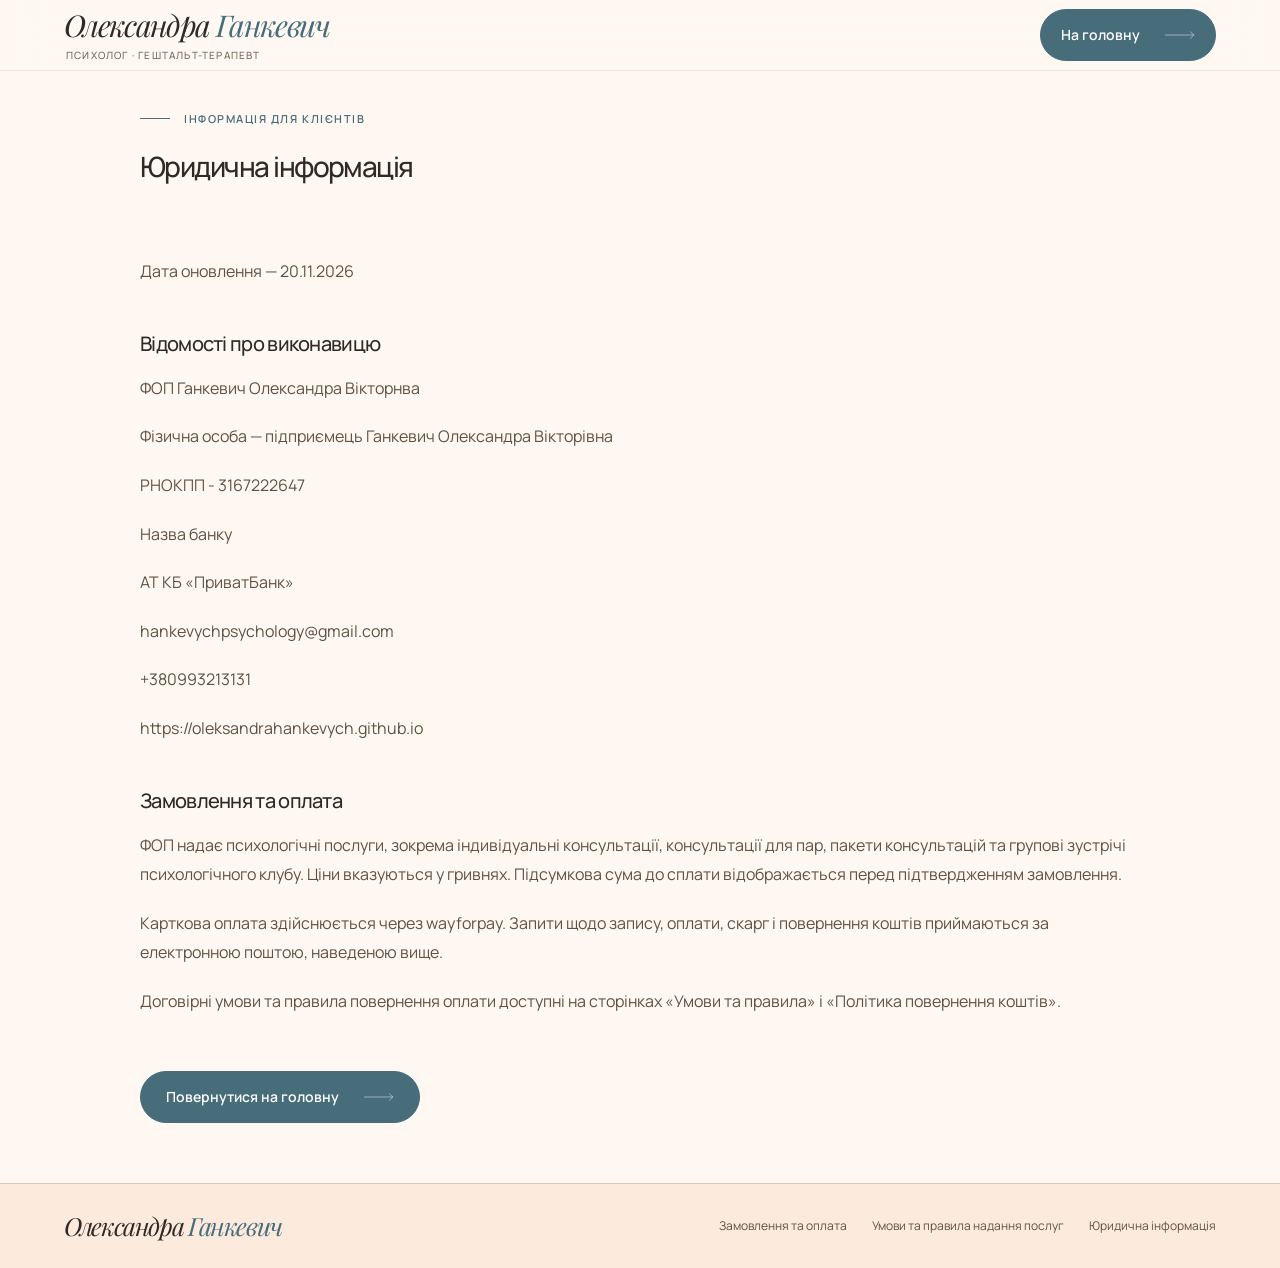
<file: legal-information.html>
<!doctype html>

<html lang="uk">
  <head>
    <meta charset="utf-8" />
    <meta content="width=device-width, initial-scale=1" name="viewport" />
    <meta content="#F9E0CA" name="theme-color" />
    <title>Юридична інформація | Олександра Ганкевич</title>
    <link href="favicon.svg" rel="icon" type="image/svg+xml" />
    <link href="https://fonts.googleapis.com" rel="preconnect" />
    <link crossorigin="" href="https://fonts.gstatic.com" rel="preconnect" />
    <link
      href="https://fonts.googleapis.com/css2?family=Manrope:wght@400;500;600;700&amp;family=Playfair+Display:ital,wght@0,400;0,500;1,400;1,500&amp;display=swap"
      rel="stylesheet"
    />
    <link href="style.css" rel="stylesheet" />
  </head>
  <body>
    <a class="skip-link" href="#main">Перейти до вмісту</a>
    <svg aria-hidden="true" class="svg-defs" xmlns="http://www.w3.org/2000/svg">
      <symbol id="arrow-long" viewbox="0 0 72 18">
        <path
          d="M1 9h68M61 1l8 8-8 8"
          fill="none"
          stroke="currentColor"
          stroke-linecap="round"
          stroke-linejoin="round"
          stroke-width="1.1"
        ></path>
      </symbol>
    </svg>
    <header class="site-header">
      <div class="site-header__inner container">
        <a
          aria-label="Олександра Ганкевич — на головну"
          class="brand"
          href="index.html"
        >
          <span class="brand__name">Олександра <span>Ганкевич</span></span>
          <span class="brand__descriptor">ПСИХОЛОГ · ГЕШТАЛЬТ-ТЕРАПЕВТ</span>
        </a>
        <a
          class="button header-contact legal-page__header-button"
          href="index.html"
          ><span>На головну</span
          ><svg aria-hidden="true" class="arrow">
            <use href="#arrow-long"></use></svg
        ></a>
      </div>
    </header>
    <main class="legal-page" id="main">
      <div class="container legal-page__inner">
        <p class="legal-page__eyebrow">ІНФОРМАЦІЯ ДЛЯ КЛІЄНТІВ</p>
        <h1 class="legal-page__title">Юридична інформація</h1>
        <article class="legal-page__body">
          <p>Дата оновлення — 20.11.2026</p>
          <h2>Відомості про виконавицю</h2>
          <p>ФОП Ганкевич Олександра Вікторнва</p>
          <p>Фізична особа — підприємець Ганкевич Олександра Вікторівна</p>
          <p>РНОКПП - 3167222647 </p>
          <p>Назва банку </p>
          <p>АТ КБ «ПриватБанк»</p>
          <p>
            <a
              class="legal-page__contact-link"
              href="mailto:hankevychpsychology@gmail.com"
              >hankevychpsychology@gmail.com</a
            >
          </p>
          <p>
            <a class="legal-page__contact-link" href="tel:+380993213131"
              >+380993213131</a
            >
          </p>
          <p>
            <a
              class="legal-page__contact-link"
              href="https://oleksandrahankevych.github.io"
              rel="noopener noreferrer"
              target="_blank"
              >https://oleksandrahankevych.github.io</a
            >
          </p>

          <h2>Замовлення та оплата</h2>
          <p>
            ФОП надає психологічні послуги, зокрема індивідуальні консультації,
            консультації для пар, пакети консультацій та групові зустрічі
            психологічного клубу. Ціни вказуються у гривнях. Підсумкова сума до
            сплати відображається перед підтвердженням замовлення.
          </p>
          <p>
            Карткова оплата здійснюється через wayforpay. Запити щодо запису,
            оплати, скарг і повернення коштів приймаються за електронною поштою,
            наведеною вище.
          </p>
          <p>
            Договірні умови та правила повернення оплати доступні на сторінках
            «Умови та правила» і «Політика повернення коштів».
          </p>
        </article>
        <a class="button legal-page__back" href="index.html"
          ><span>Повернутися на головну</span
          ><svg aria-hidden="true" class="arrow">
            <use href="#arrow-long"></use></svg
        ></a>
      </div>
    </main>
    <footer class="legal-footer">
      <div class="container legal-footer__inner">
        <a class="brand" href="index.html"
          ><span class="brand__name">Олександра <span>Ганкевич</span></span></a
        >
        <nav aria-label="Правова інформація">
          <a href="ordering-and-payment.html">Замовлення та оплата</a>
          <a href="terms-and-conditions.html"
            >Умови та правила надання послуг</a
          >
          <a aria-current="page" href="legal-information.html"
            >Юридична інформація</a
          >
        </nav>
      </div>
    </footer>
  </body>
</html>
</file>
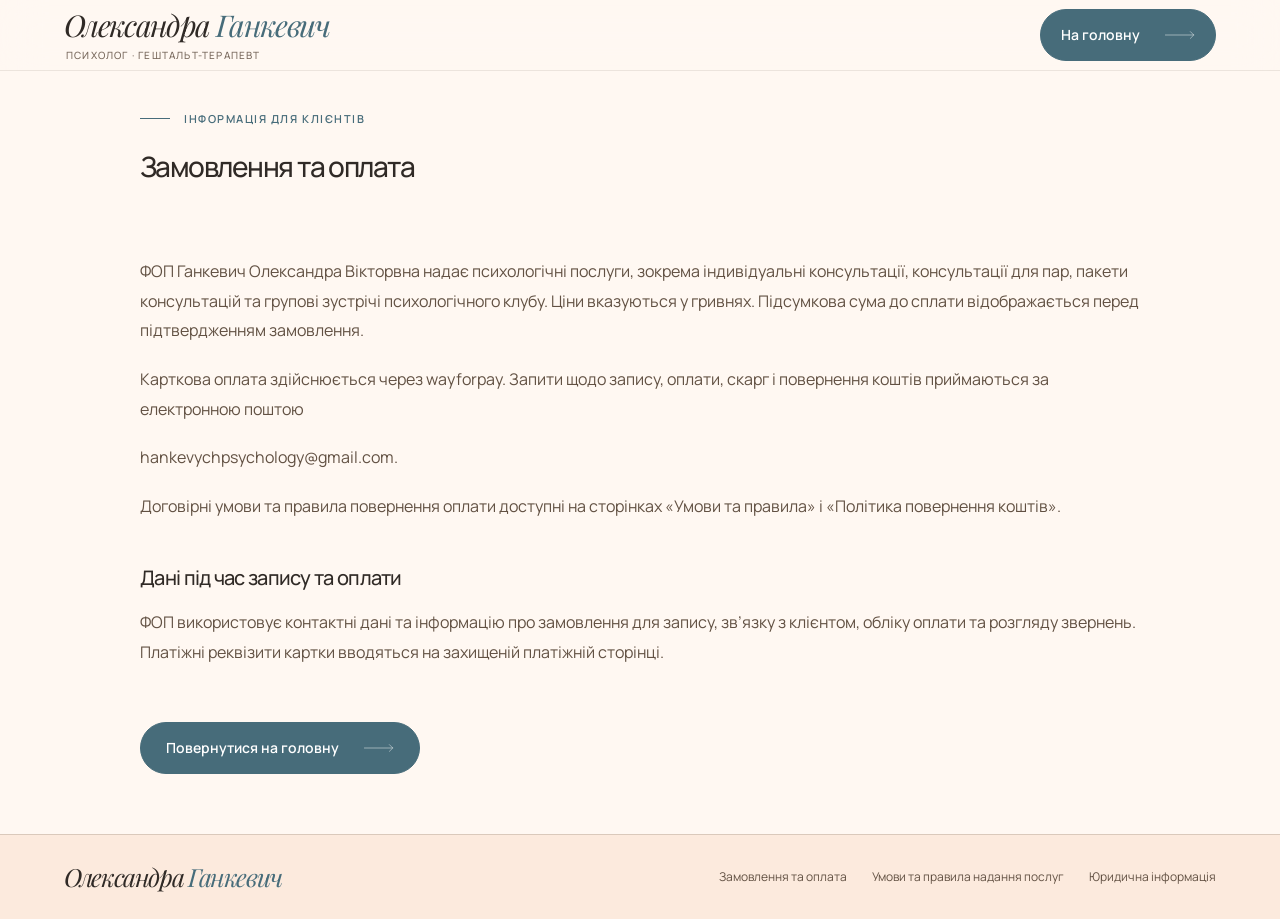
<file: ordering-and-payment.html>
<!DOCTYPE html>

<html lang="uk">
<head>
<meta charset="utf-8"/>
<meta content="width=device-width, initial-scale=1" name="viewport"/>
<meta content="#F9E0CA" name="theme-color"/>
<title>Замовлення та оплата | Олександра Ганкевич</title>
<link href="favicon.svg" rel="icon" type="image/svg+xml"/>
<link href="https://fonts.googleapis.com" rel="preconnect"/>
<link crossorigin="" href="https://fonts.gstatic.com" rel="preconnect"/>
<link href="https://fonts.googleapis.com/css2?family=Manrope:wght@400;500;600;700&amp;family=Playfair+Display:ital,wght@0,400;0,500;1,400;1,500&amp;display=swap" rel="stylesheet"/>
<link href="style.css" rel="stylesheet"/>
</head>
<body>
<a class="skip-link" href="#main">Перейти до вмісту</a>
<svg aria-hidden="true" class="svg-defs" xmlns="http://www.w3.org/2000/svg"><symbol id="arrow-long" viewbox="0 0 72 18"><path d="M1 9h68M61 1l8 8-8 8" fill="none" stroke="currentColor" stroke-linecap="round" stroke-linejoin="round" stroke-width="1.1"></path></symbol></svg>
<header class="site-header">
<div class="site-header__inner container">
<a aria-label="Олександра Ганкевич — на головну" class="brand" href="index.html">
<span class="brand__name">Олександра <span>Ганкевич</span></span>
<span class="brand__descriptor">ПСИХОЛОГ · ГЕШТАЛЬТ-ТЕРАПЕВТ</span>
</a>
<a class="button header-contact legal-page__header-button" href="index.html"><span>На головну</span><svg aria-hidden="true" class="arrow"><use href="#arrow-long"></use></svg></a>
</div>
</header>
<main class="legal-page" id="main">
<div class="container legal-page__inner">
<p class="legal-page__eyebrow">ІНФОРМАЦІЯ ДЛЯ КЛІЄНТІВ</p>
<h1 class="legal-page__title">Замовлення та оплата</h1>
<article class="legal-page__body">
<p>ФОП Ганкевич Олександра Вікторвна надає психологічні послуги, зокрема індивідуальні консультації, консультації для пар, пакети консультацій та групові зустрічі психологічного клубу. Ціни вказуються у гривнях. Підсумкова сума до сплати відображається перед підтвердженням замовлення.</p>
<p>Карткова оплата здійснюється через wayforpay.  Запити щодо запису, оплати, скарг і повернення коштів приймаються за електронною поштою </p>
<p><a class="legal-page__contact-link" href="mailto:hankevychpsychology@gmail.com">hankevychpsychology@gmail.com</a>.</p>
<p>Договірні умови та правила повернення оплати доступні на сторінках «Умови та правила» і «Політика повернення коштів».</p>
<h2>Дані під час запису та оплати</h2>
<p>ФОП використовує контактні дані та інформацію про замовлення для запису, зв’язку з клієнтом, обліку оплати та розгляду звернень. Платіжні реквізити картки вводяться на захищеній платіжній сторінці. </p>
</article>
<a class="button legal-page__back" href="index.html"><span>Повернутися на головну</span><svg aria-hidden="true" class="arrow"><use href="#arrow-long"></use></svg></a>
</div>
</main>
<footer class="legal-footer">
<div class="container legal-footer__inner">
<a class="brand" href="index.html"><span class="brand__name">Олександра <span>Ганкевич</span></span></a>
<nav aria-label="Правова інформація">
<a aria-current="page" href="ordering-and-payment.html">Замовлення та оплата</a>
<a href="terms-and-conditions.html">Умови та правила надання послуг</a>
<a href="legal-information.html">Юридична інформація</a>
</nav>
</div>
</footer>
</body>
</html>
</file>
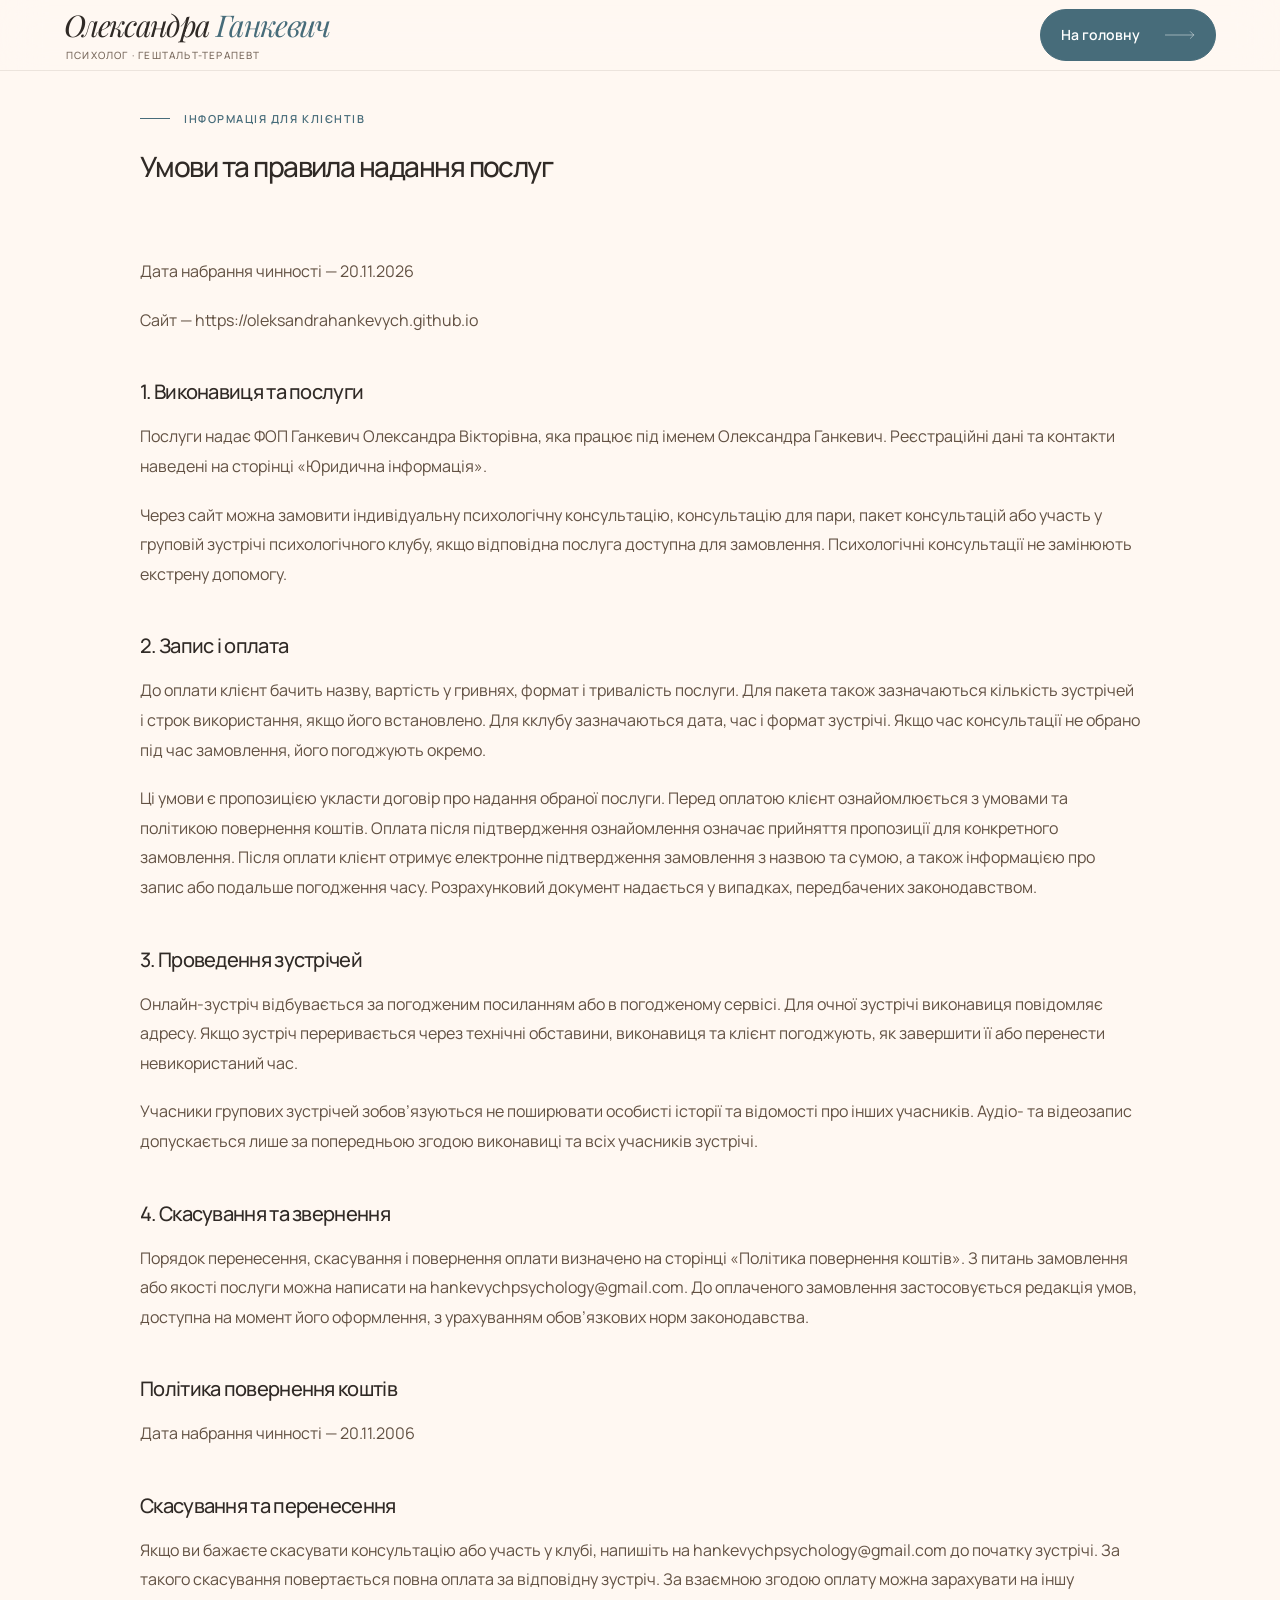
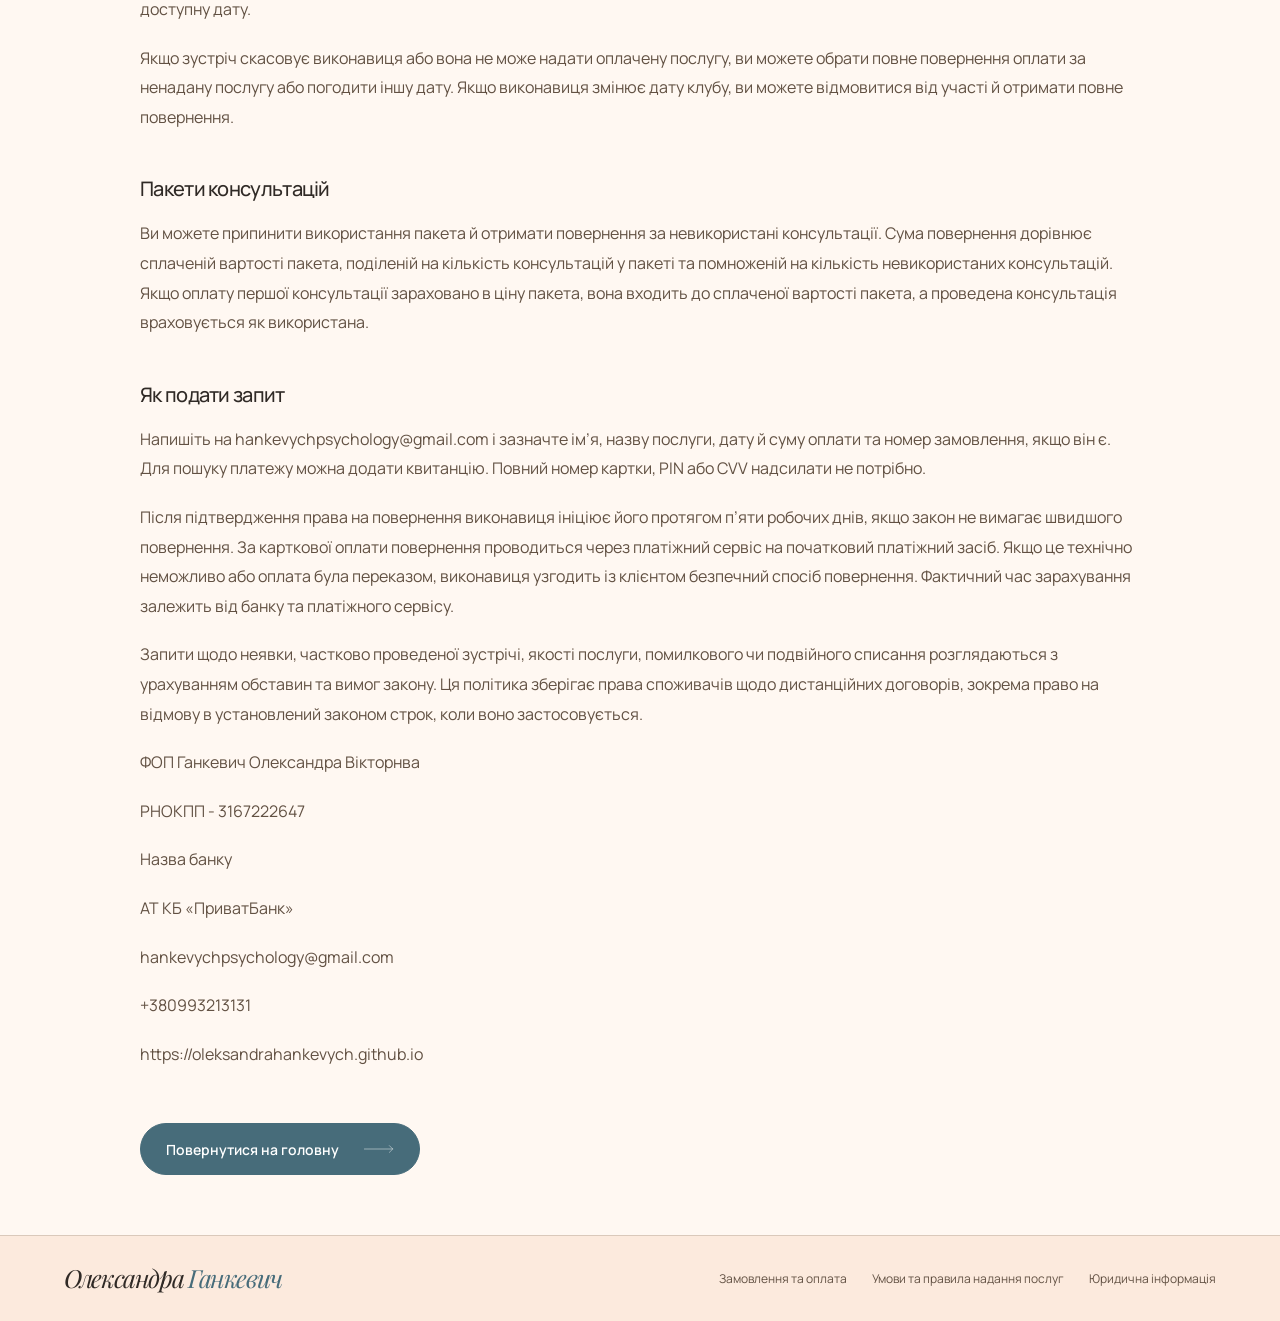
<file: terms-and-conditions.html>
<!doctype html>

<html lang="uk">
  <head>
    <meta charset="utf-8" />
    <meta content="width=device-width, initial-scale=1" name="viewport" />
    <meta content="#F9E0CA" name="theme-color" />
    <title>Умови та правила надання послуг | Олександра Ганкевич</title>
    <link href="favicon.svg" rel="icon" type="image/svg+xml" />
    <link href="https://fonts.googleapis.com" rel="preconnect" />
    <link crossorigin="" href="https://fonts.gstatic.com" rel="preconnect" />
    <link
      href="https://fonts.googleapis.com/css2?family=Manrope:wght@400;500;600;700&amp;family=Playfair+Display:ital,wght@0,400;0,500;1,400;1,500&amp;display=swap"
      rel="stylesheet"
    />
    <link href="style.css" rel="stylesheet" />
  </head>
  <body>
    <a class="skip-link" href="#main">Перейти до вмісту</a>
    <svg aria-hidden="true" class="svg-defs" xmlns="http://www.w3.org/2000/svg">
      <symbol id="arrow-long" viewbox="0 0 72 18">
        <path
          d="M1 9h68M61 1l8 8-8 8"
          fill="none"
          stroke="currentColor"
          stroke-linecap="round"
          stroke-linejoin="round"
          stroke-width="1.1"
        ></path>
      </symbol>
    </svg>
    <header class="site-header">
      <div class="site-header__inner container">
        <a
          aria-label="Олександра Ганкевич — на головну"
          class="brand"
          href="index.html"
        >
          <span class="brand__name">Олександра <span>Ганкевич</span></span>
          <span class="brand__descriptor">ПСИХОЛОГ · ГЕШТАЛЬТ-ТЕРАПЕВТ</span>
        </a>
        <a
          class="button header-contact legal-page__header-button"
          href="index.html"
          ><span>На головну</span
          ><svg aria-hidden="true" class="arrow">
            <use href="#arrow-long"></use></svg
        ></a>
      </div>
    </header>
    <main class="legal-page" id="main">
      <div class="container legal-page__inner">
        <p class="legal-page__eyebrow">ІНФОРМАЦІЯ ДЛЯ КЛІЄНТІВ</p>
        <h1 class="legal-page__title">Умови та правила надання послуг</h1>
        <article class="legal-page__body">
          <p>Дата набрання чинності — 20.11.2026</p>
          <p>
            Сайт —
            <a
              class="legal-page__contact-link"
              href="https://oleksandrahankevych.github.io"
              rel="noopener noreferrer"
              target="_blank"
              >https://oleksandrahankevych.github.io</a
            >
          </p>
          <h2>1. Виконавиця та послуги</h2>
          <p>
            Послуги надає ФОП Ганкевич Олександра Вікторівна, яка працює під
            іменем Олександра Ганкевич. Реєстраційні дані та контакти наведені
            на сторінці «Юридична інформація».
          </p>
          <p>
            Через сайт можна замовити індивідуальну психологічну консультацію,
            консультацію для пари, пакет консультацій або участь у груповій
            зустрічі психологічного клубу, якщо відповідна послуга доступна для
            замовлення. Психологічні консультації не замінюють екстрену
            допомогу.
          </p>
          <h2>2. Запис і оплата</h2>
          <p>
            До оплати клієнт бачить назву, вартість у гривнях, формат і
            тривалість послуги. Для пакета також зазначаються кількість
            зустрічей і строк використання, якщо його встановлено. Для кклубу
            зазначаються дата, час і формат зустрічі. Якщо час консультації не
            обрано під час замовлення, його погоджують окремо.
          </p>
          <p>
            Ці умови є пропозицією укласти договір про надання обраної послуги.
            Перед оплатою клієнт ознайомлюється з умовами та політикою
            повернення коштів. Оплата після підтвердження ознайомлення означає
            прийняття пропозиції для конкретного замовлення. Після оплати клієнт
            отримує електронне підтвердження замовлення з назвою та сумою, а
            також інформацією про запис або подальше погодження часу.
            Розрахунковий документ надається у випадках, передбачених
            законодавством.
          </p>
          <h2>3. Проведення зустрічей</h2>
          <p>
            Онлайн-зустріч відбувається за погодженим посиланням або в
            погодженому сервісі. Для очної зустрічі виконавиця повідомляє
            адресу. Якщо зустріч переривається через технічні обставини,
            виконавиця та клієнт погоджують, як завершити її або перенести
            невикористаний час.
          </p>
          <p>
            Учасники групових зустрічей зобов’язуються не поширювати особисті
            історії та відомості про інших учасників. Аудіо- та відеозапис
            допускається лише за попередньою згодою виконавиці та всіх учасників
            зустрічі.
          </p>
          <h2>4. Скасування та звернення</h2>
          <p>
            Порядок перенесення, скасування і повернення оплати визначено на
            сторінці «Політика повернення коштів». З питань замовлення або
            якості послуги можна написати на
            <a
              class="legal-page__contact-link"
              href="mailto:hankevychpsychology@gmail.com"
              >hankevychpsychology@gmail.com</a
            >. До оплаченого замовлення застосовується редакція умов, доступна
            на момент його оформлення, з урахуванням обов’язкових норм
            законодавства.
          </p>
          <h2>Політика повернення коштів</h2>
          <p>Дата набрання чинності — 20.11.2006</p>
          <h2>Скасування та перенесення</h2>
          <p>
            Якщо ви бажаєте скасувати консультацію або участь у клубі, напишіть
            на
            <a
              class="legal-page__contact-link"
              href="mailto:hankevychpsychology@gmail.com"
              >hankevychpsychology@gmail.com</a
            >
            до початку зустрічі. За такого скасування повертається повна оплата
            за відповідну зустріч. За взаємною згодою оплату можна зарахувати на
            іншу доступну дату.
          </p>
          <p>
            Якщо зустріч скасовує виконавиця або вона не може надати оплачену
            послугу, ви можете обрати повне повернення оплати за ненадану
            послугу або погодити іншу дату. Якщо виконавиця змінює дату клубу,
            ви можете відмовитися від участі й отримати повне повернення.
          </p>
          <h2>Пакети консультацій</h2>
          <p>
            Ви можете припинити використання пакета й отримати повернення за
            невикористані консультації. Сума повернення дорівнює сплаченій
            вартості пакета, поділеній на кількість консультацій у пакеті та
            помноженій на кількість невикористаних консультацій. Якщо оплату
            першої консультації зараховано в ціну пакета, вона входить до
            сплаченої вартості пакета, а проведена консультація враховується як
            використана.
          </p>
          <h2>Як подати запит</h2>
          <p>
            Напишіть на
            <a
              class="legal-page__contact-link"
              href="mailto:hankevychpsychology@gmail.com"
              >hankevychpsychology@gmail.com</a
            >
            і зазначте ім’я, назву послуги, дату й суму оплати та номер
            замовлення, якщо він є. Для пошуку платежу можна додати квитанцію.
            Повний номер картки, PIN або CVV надсилати не потрібно.
          </p>
          <p>
            Після підтвердження права на повернення виконавиця ініціює його
            протягом п’яти робочих днів, якщо закон не вимагає швидшого
            повернення. За карткової оплати повернення проводиться через
            платіжний сервіс на початковий платіжний засіб. Якщо це технічно
            неможливо або оплата була переказом, виконавиця узгодить із клієнтом
            безпечний спосіб повернення. Фактичний час зарахування залежить від
            банку та платіжного сервісу.
          </p>
          <p>
            Запити щодо неявки, частково проведеної зустрічі, якості послуги,
            помилкового чи подвійного списання розглядаються з урахуванням
            обставин та вимог закону. Ця політика зберігає права споживачів щодо
            дистанційних договорів, зокрема право на відмову в установлений
            законом строк, коли воно застосовується.
          </p>
          <p>ФОП Ганкевич Олександра Вікторнва</p>
          <p>РНОКПП - 3167222647 </p>
          <p>Назва банку </p>
          <p>АТ КБ «ПриватБанк»</p>
          <p>
            <a
              class="legal-page__contact-link"
              href="mailto:hankevychpsychology@gmail.com"
              >hankevychpsychology@gmail.com</a
            >
          </p>
          <p>
            <a class="legal-page__contact-link" href="tel:+380993213131"
              >+380993213131</a
            >
          </p>
          <p>
            <a
              class="legal-page__contact-link"
              href="https://oleksandrahankevych.github.io"
              rel="noopener noreferrer"
              target="_blank"
              >https://oleksandrahankevych.github.io</a
            >
          </p>
        </article>
        <a class="button legal-page__back" href="index.html"
          ><span>Повернутися на головну</span
          ><svg aria-hidden="true" class="arrow">
            <use href="#arrow-long"></use></svg
        ></a>
      </div>
    </main>
    <footer class="legal-footer">
      <div class="container legal-footer__inner">
        <a class="brand" href="index.html"
          ><span class="brand__name">Олександра <span>Ганкевич</span></span></a
        >
        <nav aria-label="Правова інформація">
          <a href="ordering-and-payment.html">Замовлення та оплата</a>
          <a aria-current="page" href="terms-and-conditions.html"
            >Умови та правила надання послуг</a
          >
          <a href="legal-information.html">Юридична інформація</a>
        </nav>
      </div>
    </footer>
  </body>
</html>
</file>
<file: style.css>
/* Design system — shared tokens and reusable components */
:root {
  --cream: #fceadd;
  --cream-soft: #fff8f2;
  --brown: #625143;
  --peach: #f5c3a7;
  --blue: #476c7a;
  --ink: #302a26;
  --muted: #79695d;
  --line: rgba(98, 81, 67, 0.22);
  --font-sans: "Manrope", sans-serif;
  --font-accent: "Playfair Display", Georgia, serif;
  --container: 1540px;
  --gutter: clamp(20px, 5vw, 90px);
  --section-space: clamp(70px, 7vw, 110px);
  --button-radius: 40px;
  --ease: cubic-bezier(0.22, 1, 0.36, 1);
}
*,
*::before,
*::after {
  box-sizing: border-box;
}
html {
  scroll-behavior: smooth;
}
body {
  margin: 0;
  background: var(--cream-soft);
  color: var(--ink);
  font-family: var(--font-sans);
  -webkit-font-smoothing: antialiased;
}
body.menu-open {
  overflow: hidden;
}
a {
  color: inherit;
  text-decoration: none;
}
button {
  font: inherit;
}
button,
a {
  -webkit-tap-highlight-color: transparent;
}
a:focus-visible,
button:focus-visible {
  outline: 2px solid var(--blue);
  outline-offset: 5px;
}
.container {
  width: min(calc(100% - var(--gutter) * 2), var(--container));
  margin-inline: auto;
}
.section-title {
  margin: 0;
  font-size: clamp(50px, 6.2vw, 105px);
  font-weight: 500;
  letter-spacing: -0.08em;
  line-height: 1.07;
}
.section-title em {
  font-family: var(--font-accent);
  font-weight: 400;
}
.button {
  display: inline-flex;
  justify-content: space-between;
  align-items: center;
  gap: 25px;
  padding: 15px 25px;
  border: 1px solid var(--blue);
  border-radius: var(--button-radius);
  background: var(--blue);
  color: #fff;
  font-size: 14px;
  font-weight: 600;
  line-height: 1.4;
  white-space: nowrap;
  transition:
    background 0.3s var(--ease),
    color 0.3s var(--ease),
    border-color 0.3s var(--ease);
}
.button:hover {
  background: var(--brown);
  border-color: var(--brown);
}
.button:hover .arrow {
  transform: translateX(5px);
}
.arrow {
  display: block;
  width: 30px;
  height: 20px;
  flex: none;
  transition: transform 0.4s var(--ease);
}
.svg-defs {
  position: absolute;
  width: 0;
  height: 0;
  overflow: hidden;
}
.skip-link {
  position: fixed;
  top: -90px;
  left: 15px;
  padding: 10px 20px;
  background: white;
  z-index: 200;
}
.skip-link:focus {
  top: 15px;
}

/* Header */
.site-header {
  position: sticky;
  top: 0;
  z-index: 50;
  background: rgba(255, 248, 242, 0.54);
  border-bottom: 1px solid rgba(98, 81, 67, 0.12);
  backdrop-filter: blur(20px);
  -webkit-backdrop-filter: blur(20px);
}
.site-header__inner {
  min-height: 70px;
  display: flex;
  align-items: center;
  justify-content: space-between;
  gap: 30px;
}
.brand {
  display: flex;
  flex-direction: column;
  align-items: flex-start;
  gap: 5px;
  flex: none;
}
.brand__name {
  display: block;
  font-size: 30px;
  font-family: var(--font-accent);
  font-weight: 400;
  font-style: italic;
  letter-spacing: -0.055em;
  line-height: 1.15;
  white-space: nowrap;
}
.brand__name span {
  font-family: var(--font-accent);
  font-weight: 400;
  font-style: italic;
  color: var(--blue);
}
.brand__name .brand__dot {
  color: var(--peach);
}
.brand__descriptor {
  display: block;
  padding-left: 2px;
  font-size: 10px;
  font-weight: 500;
  letter-spacing: 0.12em;

  color: var(--muted);
}
.desktop-nav {
  display: flex;
  gap: clamp(20px, 2.5vw, 45px);
  align-items: center;
  margin-left: auto;
}
.desktop-nav a {
  position: relative;
  font-size: 14px;
  font-weight: 500;
  white-space: nowrap;
}
.desktop-nav a::after {
  content: "";
  position: absolute;
  bottom: -10px;
  left: 0;
  width: 100%;
  height: 1px;
  background: var(--blue);
  transform: scaleX(0);
  transform-origin: right;
  transition: transform 0.4s var(--ease);
}
.desktop-nav a:hover::after {
  transform: scaleX(1);
  transform-origin: left;
}
.header-contact {
  padding: 15px 20px;
}
.header-contact .arrow {
  width: 30px;
}
.menu-toggle,
.mobile-nav {
  display: none;
}

/* Hero — two balanced halves, image never stretched full width */
.hero {
  background: var(--cream);
  overflow: hidden;
}
.hero__layout {
  display: grid;
  grid-template-columns: minmax(0, 42%) minmax(0, 58%);
  align-items: stretch;
  gap: 0;
  min-height: 95vh;
}
.hero__copy {
  position: relative;
  z-index: 1;
  display: flex;
  flex-direction: column;
  align-items: flex-start;
  justify-content: center;
  min-width: 0;
  padding: var(--section-space) clamp(20px, 3vw, 50px) var(--section-space) 0;
}
.hero__eyebrow {
  display: flex;
  align-items: center;
  gap: 15px;
  margin: 0 0 20px;
  font-size: 10px;
  font-weight: 600;
  letter-spacing: 0.17em;
  color: var(--ink);
}
.hero__eyebrow-line {
  width: 40px;
  height: 1px;
  background: currentColor;
}
.hero__title {
  font-size: 50px;
  line-height: 1.08;
  letter-spacing: -0.065em;
  font-family: var(--font-accent);
  font-weight: 400;
  font-style: italic;
}

.hero__title-period {
  color: var(--blue);
}
.hero__subtitle {
  max-width: 610px;
  margin: 30px 0 20px;
  font-size: clamp(20px, 1.85vw, 30px);
  font-weight: 400;
  letter-spacing: -0.035em;
  line-height: 1.5;
}
.hero__subtitle em {
  font-family: var(--font-accent);
  font-weight: 400;
  font-style: italic;
  color: var(--blue);
  letter-spacing: -0.025em;
}
.hero__details {
  max-width: 570px;
  width: 100%;
  padding-top: 19px;
}
.hero__qualification-heading {
  margin: 0 0 8px;
  color: var(--blue);
  font-family: var(--font-accent);
  font-size: clamp(25px, 2.2vw, 34px);
  font-style: italic;
  font-weight: 400;
  line-height: 1.2;
  letter-spacing: -0.035em;
}
.hero__qualification {
  margin: 0;
  color: var(--brown);
  font-size: 13px;
  font-weight: 600;
  line-height: 1.7;
}
.hero__qualification span {
  color: var(--blue);
  padding-inline: 3px;
}
.hero__qualification-note {
  margin: 5px 0 0;
  color: var(--muted);
  font-size: 13px;
  line-height: 1.6;
}
.hero__actions {
  display: flex;
  align-items: center;
  flex-wrap: wrap;
  gap: 20px;
  margin-top: 30px;
}
.hero__portrait {
  position: relative;
  min-width: 0;
  margin-right: calc(-1 * var(--gutter));
  overflow: hidden;
}
.hero__portrait-frame {
  position: absolute;
  inset: 0;
  overflow: hidden;
  background: var(--cream);
}
.hero__portrait-frame img {
  display: block;
  width: 100%;
  height: 100%;
  object-fit: cover;
  object-position: 50% 32%;
}
.hero__portrait-frame::after {
  content: "";
  position: absolute;
  inset: 0 auto 0 0;
  width: 30%;
  background: linear-gradient(
    90deg,
    var(--cream) 0%,
    rgba(252, 234, 221, 0.85) 20%,
    rgba(252, 234, 221, 0.35) 65%,
    transparent 100%
  );
  pointer-events: none;
}
.hero__portrait-caption {
  display: none;
}

/* Reusable entrance animation */
.reveal {
  opacity: 0;
  transform: translateY(25px);
  transition:
    opacity 0.9s var(--ease),
    transform 0.9s var(--ease);
}
.reveal.is-visible {
  opacity: 1;
  transform: translateY(0);
}
.hero__copy .reveal:nth-child(2) {
  transition-delay: 0.1s;
}
.hero__copy .reveal:nth-child(3) {
  transition-delay: 0.2s;
}
.hero__copy .reveal:nth-child(4) {
  transition-delay: 0.3s;
}
.hero__copy .reveal:nth-child(5) {
  transition-delay: 0.4s;
}

main {
  margin-top: -50px;
}

@media (max-width: 1150px) {
  .desktop-nav {
    gap: 20px;
  }
  .hero__title {
    font-size: clamp(50px, 5.3vw, 70px);
  }
  .hero__subtitle {
    font-size: clamp(20px, 5vw, 30px);
    margin: 25px 0 30px;
  }
  .hero__copy {
    padding-block: 70px;
  }
}
@media (max-width: 900px) {
  .site-header__inner {
    min-height: 85px;
  }
  .desktop-nav,
  .header-contact {
    display: none;
  }
  .menu-toggle {
    width: 50px;
    height: 45px;
    border: 0;
    background: transparent;
    padding: 10px 0 10px 10px;
    display: flex;
    flex-direction: column;
    justify-content: center;
    align-items: flex-end;
    gap: 5px;
    cursor: pointer;
  }
  .menu-toggle span {
    display: block;
    height: 1px;
    background: var(--brown);
    transition:
      width 0.3s,
      transform 0.3s,
      opacity 0.3s;
  }
  .menu-toggle span:nth-child(1) {
    width: 35px;
  }
  .menu-toggle span:nth-child(2) {
    width: 25px;
  }
  .menu-toggle span:nth-child(3) {
    width: 15px;
  }
  .menu-toggle[aria-expanded="true"] span:nth-child(1) {
    transform: translateY(10px) rotate(45deg);
    width: 30px;
  }
  .menu-toggle[aria-expanded="true"] span:nth-child(2) {
    opacity: 0;
  }
  .menu-toggle[aria-expanded="true"] span:nth-child(3) {
    transform: translateY(-10px) rotate(-45deg);
    width: 30px;
  }
  .mobile-nav {
    display: block;
    position: absolute;
    inset: 100% 0 auto;
    background: #fff8f2;
    backdrop-filter: none;
    -webkit-backdrop-filter: none;
    border-bottom: 1px solid var(--line);
    opacity: 0;
    visibility: hidden;
    transform: translateY(-15px);
    transition:
      opacity 0.35s var(--ease),
      transform 0.35s var(--ease),
      visibility 0.35s;
  }
  .mobile-nav.is-open {
    opacity: 1;
    visibility: visible;
    transform: translateY(0);
  }
  .mobile-nav__inner {
    display: flex;
    flex-direction: column;
    align-items: flex-start;
    gap: 0;
    padding-block: 25px 40px;
  }
  .mobile-nav__inner > a:not(.button) {
    font-size: 20px;
    font-weight: 400;
    letter-spacing: -0.035em;
    padding: 10px 0;
  }
  .mobile-nav__contact {
    margin-top: 20px;
  }
  .mobile-nav__note {
    margin-top: 25px;
    color: var(--muted);
    font-size: 10px;
  }
  .hero__layout {
    min-height: 660px;
  }
  .hero__copy {
    padding-block: 60px;
  }
}
@media (max-width: 700px) {
  .site-header__inner {
    min-height: 75px;
  }
  .brand__name {
    font-size: 25px;
  }
  .brand__descriptor {
    font-size: 10px;
  }
  .hero__layout {
    display: flex;
    flex-direction: column;
    min-height: 0;
  }
  .hero__portrait {
    order: -1;
    height: clamp(350px, 105vw, 570px);
    margin-inline: calc(-1 * var(--gutter));
  }
  .hero__portrait-frame {
    inset: 0;
  }
  .hero__portrait-frame img {
    object-position: center 35%;
  }
  .hero__portrait-frame::after {
    inset: 45% 0 0;
    width: 100%;
    background: linear-gradient(
      to bottom,
      rgba(252, 234, 221, 0),
      rgba(252, 234, 221, 0.18) 26%,
      rgba(252, 234, 221, 0.7) 65%,
      var(--cream) 100%
    );
  }
  .hero__copy {
    padding: 20px 0 45px;
    margin-top: 0;
  }
  .hero__eyebrow {
    margin-bottom: 10px;
    font-size: 12px;
    letter-spacing: 0.13em;
  }
  .hero__eyebrow-line {
    width: 25px;
  }
  .hero__title {
    font-size: 40px;
  }
  .hero__subtitle {
    font-size: clamp(20px, 5vw, 30px);
    margin: 15px 0 20px;
  }
  .hero__details {
    padding-top: 0;
  }
  .hero__qualification-heading {
    font-size: 18px;
  }
  .hero__qualification {
    font-size: 14px;
  }
  .hero__qualification-note {
    font-size: 12px;
  }
  .hero__actions {
    margin-top: 30px;
  }
}
@media (max-width: 430px) {
  .hero__title {
    font-size: 30px;
    overflow-wrap: anywhere;
  }
  .hero__actions {
    align-items: stretch;
    flex-direction: column;
    gap: 15px;
    width: 100%;
  }
  .hero__actions .button {
    width: 100%;
    min-width: 100%;
  }
}
@media (prefers-reduced-motion: reduce) {
  *,
  *::before,
  *::after {
    scroll-behavior: auto !important;
    transition-duration: 0.01ms !important;
    animation-duration: 0.01ms !important;
  }
  .reveal {
    opacity: 1;
    transform: none;
  }
}

/* Mobile layout polish: readable typography, natural flow, no sideways overflow */
@media (max-width: 700px) {
  .hero__portrait {
    height: clamp(320px, 100vw, 510px);
  }
  .hero__copy {
    position: relative;
    z-index: 2;
  }
  .hero__title {
    overflow-wrap: anywhere;
  }
  .hero__subtitle {
    font-size: clamp(19px, 4.7vw, 25px);
    line-height: 1.42;
  }
  .hero__qualification {
    max-width: 100%;
  }
  .hero__actions {
    max-width: 100%;
  }
  .hero__actions .button {
    max-width: 100%;
    white-space: normal;
    text-align: left;
  }
  .hero__actions .button span {
    min-width: 0;
  }
}
@media (max-width: 430px) {
  .brand__name {
    font-size: clamp(20px, 6vw, 25px);
  }
  .brand__descriptor {
    font-size: 8px;
    letter-spacing: 0.08em;
  }
  .site-header__inner {
    gap: 10px;
  }
  .hero__title {
    letter-spacing: -0.055em;
  }
  .hero__actions {
    width: 100%;
  }
  .hero__actions .button {
    gap: 12px;
    padding-inline: 18px;
  }
  .hero__actions .arrow {
    width: 28px;
  }
  .mobile-nav__contact {
    max-width: 100%;
    white-space: normal;
  }
}

/* Mobile hero: seamless image transition and full-width CTA */
@media (max-width: 700px) {
  .hero__portrait {
    border: 0;
    margin-bottom: -2px;
  }
  .hero__portrait-frame {
    bottom: -2px;
  }
  .hero__portrait-frame::after {
    bottom: -2px;
  }
  .hero__copy {
    padding-top: 20px;
  }
  .hero__actions {
    width: 100%;
    align-self: stretch;
  }
  .hero__actions .button {
    width: 100%;
    min-width: 0;
    max-width: none;
  }
}

/* Seamless mobile portrait: fade the photo itself into the Hero background. */
@media (max-width: 700px) {
  .hero__portrait {
    background: var(--cream);
    border: none;
    margin-bottom: 0;
    margin-top: 30px;
  }
  .hero__portrait-frame {
    inset: 0;
    background: var(--cream);
  }
  .hero__portrait-frame::after {
    display: none;
    content: none;
  }
  .hero__portrait-frame img {
    -webkit-mask-image: linear-gradient(
      to bottom,
      #000 0%,
      #000 56%,
      rgba(0, 0, 0, 0.92) 65%,
      rgba(0, 0, 0, 0.4) 80%,
      transparent 100%
    );
    mask-image: linear-gradient(
      to bottom,
      #000 0%,
      #000 56%,
      rgba(0, 0, 0, 0.92) 65%,
      rgba(0, 0, 0, 0.4) 80%,
      transparent 100%
    );
  }
  .hero__copy {
    background: var(--cream);
    margin-top: -1px;
  }
  .hero__actions,
  .hero__actions .button {
    width: 100%;
  }
}

/* Medium desktop: protect heading width while preserving the photo-led layout. */
@media (min-width: 701px) and (max-width: 1280px) {
  .hero__layout {
    grid-template-columns: minmax(0, 48%) minmax(0, 52%);
  }
}

/* Mobile: taller portrait with the opening copy layered over its fade. */
@media (max-width: 700px) {
  .hero__portrait {
    height: clamp(430px, calc(100vw + 80px), 610px);
    margin-top: 30px;
    margin-bottom: 0;
  }

  .hero__portrait-frame {
    inset: 0;
  }

  .hero__portrait-frame img {
    -webkit-mask-image: linear-gradient(
      to bottom,
      #000 0%,
      #000 50%,
      rgba(0, 0, 0, 0.94) 61%,
      rgba(0, 0, 0, 0.45) 77%,
      transparent 100%
    );
    mask-image: linear-gradient(
      to bottom,
      #000 0%,
      #000 50%,
      rgba(0, 0, 0, 0.94) 61%,
      rgba(0, 0, 0, 0.45) 77%,
      transparent 100%
    );
  }

  .hero__copy {
    position: relative;
    z-index: 2;
    margin-top: -90px;
    padding-top: 0;
    background: transparent;
  }

  .hero__actions,
  .hero__actions .button {
    width: 100%;
  }
}

/* -------------------------------------------------------------
   Approach / animated editorial timeline (scoped to .approach)
   ------------------------------------------------------------- */
.approach {
  position: relative;
  background: var(--cream-soft);
  padding: var(--section-space) 0;
  overflow: hidden;
}
.approach__container {
  max-width: 1540px;
}
.approach__intro {
  max-width: 820px;
}
.approach__eyebrow {
  display: flex;
  align-items: center;
  gap: 15px;
  margin-bottom: 24px;
  color: var(--brown);
  font-size: 11px;
  font-weight: 600;
  letter-spacing: 0.17em;
}
.approach__eyebrow-line {
  width: 40px;
  height: 1px;
  background: var(--blue);
}
.approach__title {
  margin: 0;
  color: var(--ink);
  font-family: var(--font-accent);
  font-weight: 400;
  font-style: italic;
  letter-spacing: -0.065em;
  line-height: 1.12;
  font-size: 40px;
}
.approach__lead {
  max-width: 680px;
  margin: 28px 0 0;
  color: var(--brown);
  font-size: clamp(17px, 1.5vw, 21px);
  line-height: 1.7;
}
.approach__timeline {
  --timeline-axis: 335px;
  position: relative;
  display: grid;
  grid-template-columns: repeat(5, minmax(0, 1fr));
  margin-top: clamp(70px, 8vw, 125px);
  min-height: 705px;
}
.approach__track {
  position: absolute;
  z-index: 0;
  left: 0;
  right: 0;
  top: var(--timeline-axis);
  height: 1px;
  background: rgba(71, 108, 122, 0.24);
}
.approach__track-progress {
  display: block;
  height: 100%;
  width: 100%;
  background: var(--blue);
  transform: scaleX(0);
  transform-origin: left center;
  transition: transform 2.8s cubic-bezier(0.2, 0.7, 0.2, 1);
}
.approach__timeline.is-active .approach__track-progress {
  transform: scaleX(1);
}
.approach__item {
  position: relative;
  min-width: 0;
}
.approach__dot {
  position: absolute;
  z-index: 2;
  top: calc(var(--timeline-axis) - 6px);
  left: 0;
  width: 13px;
  height: 13px;
  border-radius: 50%;
  background: var(--blue);
  border: 3px solid var(--cream-soft);
  box-shadow: 0 0 0 1px var(--blue);
  transform: scale(0.2);
  opacity: 0;
  transition:
    opacity 0.55s ease,
    transform 0.65s var(--ease);
  transition-delay: calc(0.35s + var(--item-index) * 0.48s);
}
.approach__timeline.is-active .approach__dot {
  opacity: 1;
  transform: scale(1);
}
.approach__content {
  position: absolute;
  left: 0;
  right: 0;
  padding-right: clamp(12px, 1.9vw, 32px);
  opacity: 0;
  transform: translateY(16px);
  transition:
    opacity 0.9s var(--ease),
    transform 0.9s var(--ease);
  transition-delay: calc(0.45s + var(--item-index) * 0.48s);
}
.approach__timeline.is-active .approach__content {
  opacity: 1;
  transform: translateY(0);
}
.approach__item--top .approach__content {
  bottom: calc(100% - var(--timeline-axis) + 35px);
}
.approach__item--bottom .approach__content {
  top: calc(var(--timeline-axis) + 40px);
}
.approach__number {
  display: block;
  margin-bottom: 16px;
  color: var(--blue);
  font-size: 12px;
  font-weight: 600;
  letter-spacing: 0.16em;
}
.approach__item-title {
  margin: 0;
  font-family: var(--font-accent);
  font-weight: 400;
  font-style: italic;
  color: var(--ink);
  letter-spacing: -0.035em;
  font-size: clamp(21px, 1.9vw, 30px);
  line-height: 1.25;
}
.approach__description {
  margin: 16px 0 0;
  color: var(--brown);
  font-size: clamp(13px, 1vw, 15px);
  line-height: 1.75;
}

@media (max-width: 1100px) and (min-width: 701px) {
  .approach__timeline {
    --timeline-axis: 365px;
    min-height: 795px;
  }
  .approach__item-title {
    font-size: 21px;
  }
  .approach__description {
    font-size: 12px;
    line-height: 1.65;
  }
  .approach__content {
    padding-right: 13px;
  }
}
@media (max-width: 700px) {
  .approach {
    padding-block: var(--section-space);
  }
  .approach__eyebrow {
    font-size: 10px;
    margin-bottom: 20px;
  }
  .approach__title {
    font-size: 28px;
  }
  .approach__lead {
    margin-top: 22px;
    font-size: 17px;
    line-height: 1.65;
  }
  .approach__timeline {
    display: flex;
    flex-direction: column;
    gap: 0;
    margin-top: 58px;
    min-height: 0;
    padding-left: 36px;
  }
  .approach__track {
    left: 6px;
    right: auto;
    top: 0;
    bottom: 0;
    width: 1px;
    height: auto;
  }
  .approach__track-progress {
    height: 100%;
    width: 100%;
    transform: scaleY(0);
    transform-origin: top center;
    transition-duration: 2.8s;
  }
  .approach__timeline.is-active .approach__track-progress {
    transform: scaleY(1);
  }
  .approach__item {
    padding: 0 0 55px;
  }
  .approach__item:last-child {
    padding-bottom: 45px;
  }
  .approach__dot {
    top: 7px;
    left: -36px;
  }
  .approach__content,
  .approach__item--top .approach__content,
  .approach__item--bottom .approach__content {
    position: static;
    padding: 0;
    transform: translateY(18px);
    transition-delay: 0s;
  }
  .approach__timeline.is-active .approach__content {
    opacity: 0;
    transform: translateY(18px);
  }
  .approach__item.is-visible .approach__content {
    opacity: 1;
    transform: translateY(0);
  }
  .approach__dot {
    transition-delay: 0s;
  }
  .approach__timeline.is-active .approach__dot {
    opacity: 0;
    transform: scale(0.2);
  }
  .approach__item.is-visible .approach__dot {
    opacity: 1;
    transform: scale(1);
  }
  .approach__number {
    margin-bottom: 11px;
  }
  .approach__item-title {
    font-size: 22px;
  }
  .approach__description {
    margin-top: 12px;
    font-size: 15px;
    line-height: 1.75;
  }
}
@media (prefers-reduced-motion: reduce) {
  .approach__track-progress {
    transform: none !important;
    transition: none !important;
  }
  .approach__dot,
  .approach__content,
  .approach__timeline.is-active .approach__content,
  .approach__timeline.is-active .approach__dot {
    opacity: 1 !important;
    transform: none !important;
    transition: none !important;
  }
}

/* Consultation invitation — photographic editorial split */
.consultation-cta {
  position: relative;
  isolation: isolate;
  overflow: hidden;
  background: var(--cream-soft);
  color: var(--ink);
  padding-block: var(--section-space);
  min-height: 530px;
  display: flex;
  align-items: center;
}
.consultation-cta__photo {
  position: absolute;
  inset: 0 0 0 29%;
  z-index: -1;
  overflow: hidden;
  background: var(--cream-soft);
  -webkit-mask-image: linear-gradient(
    to right,
    transparent 0%,
    rgba(0, 0, 0, 0.08) 12%,
    rgba(0, 0, 0, 0.42) 28%,
    rgba(0, 0, 0, 0.82) 45%,
    #000 67%
  );
  mask-image: linear-gradient(
    to right,
    transparent 0%,
    rgba(0, 0, 0, 0.08) 12%,
    rgba(0, 0, 0, 0.42) 28%,
    rgba(0, 0, 0, 0.82) 45%,
    #000 67%
  );
}
.consultation-cta__photo img {
  display: block;
  width: 100%;
  height: 100%;
  object-fit: cover;
  object-position: 48% 54%;
  transform: scale(1.045);
  transition: transform 2.2s var(--ease);
}
.consultation-cta.is-visible .consultation-cta__photo img {
  transform: scale(1);
}
.consultation-cta::after {
  content: "";
  position: absolute;
  inset: 0;
  z-index: -1;
  pointer-events: none;
  background: linear-gradient(
    90deg,
    var(--cream-soft) 0%,
    rgba(255, 248, 242, 0.98) 22%,
    rgba(255, 248, 242, 0.76) 37%,
    rgba(255, 248, 242, 0.32) 51%,
    rgba(255, 248, 242, 0) 72%
  );
}
.consultation-cta__inner {
  position: relative;
  display: flex;
  flex-direction: column;
  align-items: flex-start;
  gap: 40px;
  width: min(calc(100% - var(--gutter) * 2), var(--container));
}
.consultation-cta__closing {
  max-width: 640px;
  margin: 0;
  font-family: var(--font-accent);
  font-size: clamp(25px, 2vw, 30px);
  font-weight: 400;
  font-style: italic;
  letter-spacing: -0.045em;
  line-height: 1.35;
  text-wrap: balance;
}
.consultation-cta__actions {
  display: flex;
}
.consultation-cta__button {
  min-height: 60px;
  background: var(--blue);
  color: #fff;
  border-color: var(--blue);
}
.consultation-cta__button:hover {
  background: var(--brown);
  border-color: var(--brown);
  color: #fff;
}
@media (max-width: 1100px) {
  .consultation-cta__photo {
    left: 27%;
  }
  .consultation-cta__closing {
    max-width: 560px;
  }
}
/* Mobile: one seamless photographic canvas, not a photo stacked above a card. */
@media (max-width: 700px) {
  .consultation-cta {
    display: flex;
    align-items: flex-end;
    min-height: 500px;
    padding-block: var(--section-space);
    background: var(--cream-soft);
  }
  .consultation-cta__photo {
    position: absolute;
    inset: 0;
    height: 100%;
    -webkit-mask-image: none;
    mask-image: none;
  }
  .consultation-cta__photo img {
    object-position: 54% 18%;
  }
  .consultation-cta::after {
    display: block;
    background: linear-gradient(
      to bottom,
      rgba(255, 248, 242, 0) 0%,
      rgba(255, 248, 242, 0.03) 22%,
      rgba(255, 248, 242, 0.55) 39%,
      rgba(255, 248, 242, 0.94) 52%,
      var(--cream-soft) 66%,
      var(--cream-soft) 100%
    );
  }
  .consultation-cta__inner {
    padding-top: 200px;
    gap: 28px;
  }
  .consultation-cta__closing {
    max-width: 560px;
    font-size: clamp(19px, 2vw, 30px);
    line-height: 1.32;
  }
  .consultation-cta__actions,
  .consultation-cta__button {
    width: 100%;
  }
  .consultation-cta__button {
    min-width: 0;
    gap: 12px;
    white-space: normal;
  }
  .consultation-cta__button .arrow {
    width: 28px;
  }
}
@media (max-width: 390px) {
  .consultation-cta {
    min-height: 660px;
  }
  .consultation-cta__inner {
    padding-top: 260px;
  }
  .consultation-cta__closing {
    font-size: 29px;
  }
}
@media (prefers-reduced-motion: reduce) {
  .consultation-cta__photo img {
    transform: none;
    transition: none;
  }
}

/* Closing signature strip */
.closing-strip {
  display: flex;
  align-items: center;
  justify-content: center;
  padding: 5px 20px;
  background: var(--blue);
  color: #dce9ed;
  text-align: center;
}
.closing-strip p {
  margin: 0;
  font-size: 14px;
  line-height: 1.4;
  line-height: 1;
  font-family: var(--font-accent);
}

/* About — portrait-led editorial composition */
.about {
  background: var(--cream);
  padding-block: var(--section-space);
  scroll-margin-top: 80px;
  overflow: hidden;
}
.about__layout {
  display: grid;
  grid-template-columns: minmax(0, 44%) minmax(0, 56%);
  gap: clamp(45px, 6vw, 100px);
  align-items: start;
}
.about__visual {
  min-width: 0;
}
.about__portrait {
  position: relative;
  height: clamp(560px, 56vw, 790px);
  overflow: hidden;
  background: #d2c7be;
}
.about__portrait img {
  display: block;
  width: 100%;
  height: 100%;
  object-fit: cover;
  object-position: center 35%;
  transition: transform 1.8s var(--ease);
}
.about__visual.is-visible .about__portrait img {
  transform: scale(1);
}
.about__visual:not(.is-visible) .about__portrait img {
  transform: scale(1.035);
}
.about__photo-footer {
  display: flex;
  justify-content: space-between;
  flex-wrap: wrap;
  gap: 8px 18px;
  padding-top: 16px;
  border-top: 1px solid var(--line);
  margin-top: 16px;
  font-size: 9px;
  letter-spacing: 0.13em;
  color: var(--brown);
  font-weight: 600;
}
.about__content {
  min-width: 0;
  padding-top: clamp(8px, 2vw, 28px);
}
.about__eyebrow {
  display: flex;
  align-items: center;
  gap: 10px;
  margin-bottom: 22px;
  color: var(--brown);
  font-size: 11px;
  font-weight: 600;
  letter-spacing: 0.17em;
}
.about__eyebrow > span {
  width: 15px;
  height: 1px;
  background: var(--blue);
}
.about__title {
  margin: 0 0 34px;
  font-family: var(--font-accent);
  font-size: 40px;
  font-weight: 400;
  line-height: 1.05;
  letter-spacing: -0.065em;
}
.about__title em {
  color: var(--blue);
  font-weight: 400;
}
.about__lead {
  max-width: 750px;
  margin: 0 0 30px;
  font-size: clamp(20px, 2vw, 28px);
  font-weight: 500;
  letter-spacing: -0.035em;
  line-height: 1.5;
}
.about__prose {
  max-width: 700px;
  padding-top: 26px;
  border-top: 1px solid var(--line);
}
.about__prose p {
  margin: 0;
  font-size: clamp(15px, 1.2vw, 17px);
  line-height: 1.85;
  color: var(--brown);
}
.about__prose p + p {
  margin-top: 20px;
}
.about__social {
  margin-top: 38px;
}
.about__social-heading {
  display: flex;
  align-items: center;
  gap: 20px;
  margin-bottom: 16px;
  color: var(--brown);
  font-size: 11px;
  font-weight: 700;
  letter-spacing: 0.16em;
}
.about__social-line {
  flex: 1;
  height: 1px;
  background: var(--line);
}
.about__social-links {
  display: grid;
  grid-template-columns: repeat(4, minmax(0, 1fr));
  gap: 10px;
}
.about__social-link {
  display: flex;
  align-items: center;
  justify-content: center;
  flex-direction: column;
  gap: 10px;
  min-height: 90px;
  padding: 12px 5px;
  border: 1px solid rgba(71, 108, 122, 0.28);
  color: var(--blue);
  transition:
    background 0.35s var(--ease),
    color 0.35s var(--ease),
    border-color 0.35s var(--ease),
    transform 0.35s var(--ease);
}
.about__social-link svg {
  width: 24px;
  height: 24px;
  fill: none;
  stroke: currentColor;
  stroke-width: 1.45;
  stroke-linecap: round;
  stroke-linejoin: round;
}
.about__social-link svg .about__icon-fill {
  fill: currentColor;
  stroke: none;
}
.about__social-link > span {
  font-size: 11px;
  font-weight: 600;
}
.about__social-link:hover {
  background: var(--blue);
  border-color: var(--blue);
  color: #fff;
  transform: translateY(-3px);
}
.about__content > .reveal:nth-child(2) {
  transition-delay: 0.08s;
}
.about__content > .reveal:nth-child(3) {
  transition-delay: 0.14s;
}
.about__content > .reveal:nth-child(4) {
  transition-delay: 0.2s;
}
.about__content > .reveal:nth-child(5) {
  transition-delay: 0.25s;
}
@media (max-width: 1050px) {
  .about__layout {
    grid-template-columns: minmax(0, 42%) minmax(0, 58%);
    gap: 35px;
  }
  .about__portrait {
    height: 660px;
  }
  .about__title {
    font-size: 28px;
  }
  .about__social-links {
    grid-template-columns: repeat(2, minmax(0, 1fr));
  }
}
@media (max-width: 700px) {
  .about__layout {
    display: flex;
    flex-direction: column;
    gap: 35px;
  }
  .about__content {
    order: -1;
    padding-top: 0;
  }
  .about__title {
    font-size: 28px;
    margin-bottom: 24px;
  }
  .about__lead {
    font-size: 20px;
    margin-bottom: 25px;
  }
  .about__prose {
    padding-top: 22px;
  }
  .about__prose p {
    font-size: 15px;
    line-height: 1.8;
  }
  .about__visual {
    width: 100%;
  }
  .about__portrait {
    height: clamp(410px, 110vw, 660px);
  }
  .about__photo-footer {
    font-size: 8px;
  }
  .about__social {
    margin-top: 30px;
  }
  .about__social-links {
    grid-template-columns: repeat(4, minmax(0, 1fr));
    gap: 6px;
  }
  .about__social-link {
    min-height: 76px;
    gap: 7px;
  }
  .about__social-link svg {
    width: 22px;
    height: 22px;
  }
  .about__social-link > span {
    font-size: 10px;
  }
}
@media (max-width: 380px) {
  .about__social-links {
    grid-template-columns: repeat(2, minmax(0, 1fr));
  }
}
@media (prefers-reduced-motion: reduce) {
  .about__portrait img {
    transform: none !important;
    transition: none;
  }
}

/* Education — layered document gallery, blue editorial surface */
.education {
  padding-block: var(--section-space);
  background: var(--blue);
  color: var(--cream-soft);
  overflow: hidden;
}
.education__heading {
  margin-bottom: 35px;
}
.education__eyebrow {
  display: flex;
  align-items: center;
  gap: 12px;
  margin: 0 0 20px;
  font-size: 11px;
  letter-spacing: 0.15em;
  font-weight: 600;
}
.education__eyebrow span {
  width: 35px;
  height: 1px;
  background: var(--peach);
}
.education__title {
  max-width: 950px;
  margin: 0;
  font-size: 40px;
  font-weight: 500;
  line-height: 1.1;
  letter-spacing: -0.065em;
}
.education__title em {
  font-family: var(--font-accent);
  font-weight: 400;
  color: var(--peach);
}
.education__carousel {
  position: relative;
}
.education__viewport {
  position: relative;
  height: clamp(340px, 36vw, 530px);
  overflow: hidden;
  touch-action: pan-y;
  cursor: grab;
  outline-offset: 5px;
}
.education__viewport:active {
  cursor: grabbing;
}
.education__track {
  position: absolute;
  inset: 0;
}
.education__slide {
  --offset: 0;
  --step: clamp(120px, 18vw, 275px);
  position: absolute;
  top: 50%;
  left: 50%;
  width: clamp(175px, 23vw, 330px);
  height: 88%;
  transform: translate(-50%, -50%) translateX(calc(var(--offset) * var(--step)))
    scale(var(--scale, 1));
  opacity: var(--opacity, 1);
  z-index: var(--layer, 1);
  transition:
    transform 0.75s var(--ease),
    opacity 0.6s var(--ease);
  pointer-events: none;
}
.education__slide[data-distance="0"],
.education__slide[data-distance="1"],
.education__slide[data-distance="2"] {
  pointer-events: auto;
}
.education__slide[data-distance="0"] {
  --scale: 1;
  --opacity: 1;
  --layer: 5;
}
.education__slide[data-distance="1"] {
  --scale: 0.78;
  --opacity: 0.85;
  --layer: 3;
}
.education__slide[data-distance="2"] {
  --scale: 0.64;
  --opacity: 0.52;
  --layer: 2;
}
.education__slide[data-distance="3"] {
  --scale: 0.55;
  --opacity: 0;
  --layer: 1;
}
.education__certificate {
  display: flex;
  align-items: center;
  justify-content: center;
  width: 100%;
  height: 100%;
  padding: 0;
  border: 0;
  background: transparent;
  cursor: pointer;
}
.education__image {
  display: flex;
  align-items: center;
  justify-content: center;
  width: 100%;
  height: 100%;
  background: #fffaf6;
  padding: 9px;
  overflow: hidden;
}
.education__image img {
  display: block;
  width: 100%;
  height: 100%;
  object-fit: contain;
}
.education__slide:has(img[data-orientation="landscape"]) {
  width: clamp(270px, 40vw, 590px);
  height: 80%;
}
.education__slide:has(img[data-orientation="landscape"]) .education__image {
  width: 100%;
  height: auto;
  max-height: 100%;
  aspect-ratio: 1473/1042;
}

.education__footer {
  display: flex;
  align-items: center;
  justify-content: center;
  gap: 22px;
  max-width: 610px;
  margin: 28px auto 0;
}
.education__counter {
  font-size: 13px;
  color: rgba(255, 248, 242, 0.72);
  white-space: nowrap;
}
.education__counter strong {
  font-size: 22px;
  font-weight: 500;
  color: var(--cream-soft);
}
.education__progress {
  height: 1px;
  background: rgba(255, 248, 242, 0.28);
  flex: 1;
  position: relative;
}
.education__progress span {
  display: block;
  height: 2px;
  width: 8.333%;
  background: var(--peach);
  transition: width 0.5s var(--ease);
}
.education__nav {
  display: grid;
  place-items: center;
  flex: none;
  width: 90px;
  height: 45px;
  border: 0;
  background: transparent;
  color: var(--cream-soft);
  cursor: pointer;
  transition: opacity 0.25s var(--ease);
}
.education__nav svg {
  display: block;
  width: 75px;
  height: 18px;
  fill: none;
  stroke: currentColor;
  stroke-width: 1.1;
  stroke-linecap: round;
  stroke-linejoin: round;
  transition: transform 0.35s var(--ease);
}
.education__nav--prev:hover svg {
  transform: translateX(-7px);
}
.education__nav--next:hover svg {
  transform: translateX(7px);
}
.education__nav:disabled {
  opacity: 0.28;
  cursor: default;
}
.education__heading-aside {
  display: flex;
  align-items: center;
  justify-content: space-between;
  gap: 25px;
  margin-top: 50px;
  padding-top: 0;
  border-top: 0;
}
.education__heading-aside p {
  font-size: 14px;
  line-height: 1.8;
  color: rgba(255, 248, 242, 0.8);
  margin: 0;
}
.education__more {
  flex: none;
  background: var(--cream-soft);
  border-color: var(--cream-soft);
  color: var(--blue);
  cursor: pointer;
}
.education__more:hover {
  background: var(--cream);
  border-color: var(--cream);
  color: var(--brown);
}
.education-modal,
.certificate-modal {
  border: 0;
  padding: 0;
  background: var(--cream-soft);
  color: var(--ink);
  box-shadow: 0 25px 100px #302a2640;
}
.education-modal::backdrop,
.certificate-modal::backdrop {
  background: rgba(30, 35, 35, 0.68);
  backdrop-filter: blur(5px);
}
.education-modal {
  width: min(880px, calc(100% - 30px));
  max-height: min(90dvh, 900px);
}
.education-modal__shell {
  display: flex;
  flex-direction: column;
  max-height: min(90dvh, 900px);
}
.education-modal__top,
.certificate-modal__top {
  display: flex;
  align-items: center;
  justify-content: space-between;
  gap: 15px;
  padding: 18px 35px;
  border-bottom: 0;
  color: var(--blue);
  font-size: 11px;
  font-weight: 700;
  letter-spacing: 0.1em;
}
.education-modal__close,
.certificate-modal__top button {
  border: 0;
  background: none;
  font-size: 23px;
  cursor: pointer;
  color: var(--blue);
  padding: 4px 8px;
}
.education-modal__scroll {
  overflow-y: auto;
  padding: 36px clamp(22px, 5vw, 70px) 55px;
}
.education-modal h2 {
  font-size: clamp(32px, 4vw, 58px);
  font-weight: 500;
  letter-spacing: -0.055em;
  line-height: 1.12;
  margin: 0 0 40px;
}
.education-modal h3 {
  font-size: 22px;
  font-weight: 500;
  margin: 35px 0 15px;
}
.education-modal h4 {
  font-size: 16px;
  font-weight: 600;
  margin: 25px 0 12px;
}
.education-modal__entries {
  padding: 0;
  margin: 0;
  list-style: none;
}
.education-modal__entry {
  display: grid;
  grid-template-columns: 110px 1fr;
  gap: 22px;
  padding: 17px 0;
  border-top: 0;
  font-size: 14px;
  line-height: 1.75;
}
.education-modal__entry span {
  color: var(--blue);
  font-weight: 700;
}
.education-modal__entry p {
  margin: 0;
}
.education-modal__courses {
  padding-left: 21px;
  font-size: 14px;
  line-height: 1.85;
  margin: 0 0 25px;
}
.education-modal__courses li {
  padding-bottom: 7px;
}
.certificate-modal {
  width: min(1000px, calc(100% - 24px));
  max-height: 94dvh;
  background: var(--cream-soft);
}
.certificate-modal__image {
  height: min(78dvh, 900px);
  padding: 14px;
  display: flex;
  justify-content: center;
  align-items: center;
}
.certificate-modal__image img {
  max-width: 100%;
  max-height: 100%;
  object-fit: contain;
}
body.education-dialog-open {
  overflow: hidden;
}

@media (max-width: 700px) {
  .education__heading {
    margin-bottom: 25px;
  }
  .education__title {
    font-size: 28px;
  }
  .education__viewport {
    height: clamp(355px, 75vw, 510px);
  }
  .education__slide {
    width: min(78vw, 340px);
    height: 88%;
    --step: 85vw;
  }
  .education__slide:has(img[data-orientation="landscape"]) {
    width: min(90vw, 530px);
    height: 70%;
  }
  .education__slide[data-distance="1"],
  .education__slide[data-distance="2"] {
    --opacity: 0;
    pointer-events: none;
  }
  .education__footer {
    gap: 10px;
    margin-top: 16px;
  }
  .education__nav {
    width: 55px;
    height: 42px;
  }
  .education__nav svg {
    width: 52px;
  }
  .education__heading-aside {
    flex-direction: column;
    align-items: flex-start;
    gap: 20px;
    margin-top: 35px;
  }
  .education__more {
    width: 100%;
    max-width: none;
    align-self: stretch;
  }
  .education-modal__top,
  .certificate-modal__top {
    padding: 14px 20px;
  }
  .education-modal__entry {
    grid-template-columns: 1fr;
    gap: 3px;
  }
  .education-modal__scroll {
    padding-top: 25px;
  }
}
@media (prefers-reduced-motion: reduce) {
  .education__slide,
  .education__progress span {
    transition: none;
  }
}

/* Desktop: five certificates visible at once, including the first and last pages. */
@media (min-width: 701px) {
  .education__slide {
    --step: clamp(125px, 15.5vw, 235px);
  }
  .education__slide[data-distance="1"] {
    --scale: 0.72;
    --opacity: 0.88;
  }
  .education__slide[data-distance="2"] {
    --scale: 0.58;
    --opacity: 0.76;
  }
  .education__slide[data-active="true"] {
    --opacity: 1;
    --layer: 7;
  }

  .education__slide[data-distance="0"]:not([data-active="true"]) {
    --scale: 0.8;
    --layer: 4;
  }
}

/* Extra-wide diploma: retain its original panoramic proportions. */
.education__slide:has(img[data-aspect="wide"]) .education__image {
  aspect-ratio: 1473/575;
}

/* Education section: two matching actions, side by side on desktop. */
.education__heading-aside {
  justify-content: flex-start;
  flex-wrap: wrap;
}
.education__heading-aside > p {
  margin-right: auto;
}
.education__heading-aside > .education__more {
  flex: 0 0 auto;
}
@media (max-width: 700px) {
  .education__heading-aside {
    flex-direction: column;
    align-items: stretch;
  }
  .education__heading-aside > p {
    margin-right: 0;
  }
  .education__heading-aside > .education__more {
    flex: none;
    width: 100%;
  }
}

/* Pricing — editorial luxury, matched to approved visual reference */
.pricing {
  position: relative;
  isolation: isolate;
  overflow: hidden;
  background: #fff8f2;
  color: #35261e;
  padding: clamp(84px, 8vw, 138px) 0 clamp(85px, 8vw, 135px);
}
.pricing__inner {
  position: relative;
  max-width: 1350px;
}
.pricing__heading {
  position: relative;
  margin-bottom: clamp(62px, 6vw, 100px);
}
.pricing__eyebrow {
  display: flex;
  align-items: center;
  gap: 15px;
  margin: 0 0 30px;
  font: 500 13px/1.5 var(--font-sans);
  letter-spacing: 0.19em;
  color: #3b302b;
}
.pricing__eyebrow span {
  width: 15px;
  height: 1px;
  background: #4b3d34;
}
.pricing__heading h2 {
  position: relative;
  z-index: 1;
  margin: 0;
  font: 400 40px/0.98 var(--font-accent);
  letter-spacing: -0.065em;
}
.pricing__heading h2 em {
  font-style: italic;
  font-weight: 400;
  letter-spacing: -0.065em;
}
.pricing__flourish {
  position: absolute;
  left: 43%;
  bottom: -30px;
  width: min(37vw, 440px);
  height: auto;
  color: #ad907b;
  opacity: 0.7;
  pointer-events: none;
}
.pricing__grid {
  display: grid;
  grid-template-columns: repeat(2, minmax(0, 1fr));
  column-gap: clamp(22px, 3vw, 42px);
  row-gap: clamp(22px, 3vw, 42px);
}
.pricing__item {
  min-width: 0;
  padding: clamp(26px, 3vw, 42px);
  border: 1px solid rgba(100, 75, 60, 0.18);
  background: #fffdf9;
  border-radius: 0;
  box-shadow: none;
  display: flex;
  flex-direction: column;
  justify-content: space-between;
  transition:
    opacity 0.9s var(--ease),
    transform 0.9s var(--ease),
    border-color 0.3s;
}
.pricing__item:hover {
  border-color: rgba(71, 108, 122, 0.55);
}
.pricing__item-top {
  display: grid;
  grid-template-columns: minmax(0, 1fr) auto;
  align-items: center;
  gap: 25px;
  min-height: 140px;
}
.pricing__service {
  min-width: 0;
}
.pricing__service h3 {
  margin: 0;
  font: 400 25px/1.1 var(--font-accent);
  letter-spacing: -0.04em;
}
.pricing__service p {
  margin: 12px 0 0;
  font: 400 clamp(15px, 1.35vw, 20px)/1.4 var(--font-sans);
  color: #99806e;
}
.pricing__price {
  margin: 0;
  white-space: nowrap;
  padding-left: clamp(12px, 2vw, 28px);
  font: 400 clamp(38px, 3.65vw, 59px)/1.1 var(--font-accent);
  letter-spacing: -0.06em;
}
.pricing__price span {
  font-size: 0.82em;
}
/* The pricing actions reuse the site's existing .button and .arrow styles. */
.pricing__buy {
  align-self: flex-start;
  margin-top: 30px;
  cursor: pointer;
}
.pricing__payment-note {
  margin: 28px 0 0;
  padding: 16px 20px;
  border-left: 2px solid var(--blue);
  background: rgba(71, 108, 122, 0.07);
  line-height: 1.6;
}
.pricing__payment-note[hidden] {
  display: none;
}
@media (max-width: 1050px) {
  .pricing__grid {
    gap: 35px;
  }
  .pricing__item-top {
    gap: 12px;
  }
  .pricing__service h3 {
    font-size: 20px;
  }
  .pricing__price {
    font-size: clamp(33px, 4vw, 47px);
    padding-left: 12px;
  }
}
@media (max-width: 700px) {
  .pricing {
    padding: 75px 0 85px;
  }
  .pricing__heading {
    margin-bottom: 53px;
  }
  .pricing__heading h2 {
    font-size: 28px;
  }
  .pricing__flourish {
    left: 40%;
    bottom: -39px;
    width: 57vw;
  }
  .pricing__grid {
    grid-template-columns: 1fr;
    row-gap: 31px;
  }
  .pricing__item {
    padding: 15px 15px 25px;
  }
  .pricing__item-top {
    min-height: 105px;
  }
  .pricing__service h3 {
    font-size: 18px;
  }
  .pricing__price {
    font-size: clamp(34px, 7vw, 48px);
  }
  .pricing__buy {
    margin-top: 20px;
    width: 100%;
  }
}
@media (max-width: 410px) {
  .pricing__eyebrow {
    font-size: 10px;
    gap: 14px;
  }
  .pricing__eyebrow span {
    width: 35px;
  }
  .pricing__heading h2 {
    font-size: clamp(48px, 11vw, 61px);
  }

  .pricing__service p {
    font-size: 13px;
  }
  .pricing__price {
    font-size: clamp(28px, 7.7vw, 35px);
    padding-left: 11px;
  }
  .pricing__item-top {
    gap: 9px;
  }
}

/* Requests: photo-led editorial cards, placed after pricing */
.requests-transition {
  position: relative;
  display: flex;
  align-items: center;
  justify-content: center;
  min-height: 100px;
  background: #fff8f2;
  overflow: hidden;
  color: #84766c;
}
.requests-transition svg {
  position: absolute;
  inset: 0;
  width: 100%;
  height: 100%;
  fill: none;
  stroke: #b7a597;
  stroke-width: 1;
  opacity: 0.58;
}
.requests-transition span {
  position: relative;
  padding: 10px 28px;
  background: #fff8f2;
  font: italic 16px/1.5 var(--font-accent);
  letter-spacing: 0.01em;
  text-align: center;
}
.requests {
  background: #f6f0e9;
  padding: clamp(75px, 8vw, 128px) 0 clamp(75px, 8vw, 125px);
  overflow: hidden;
}
.requests__header {
  margin-bottom: clamp(40px, 5vw, 76px);
}
.requests__eyebrow {
  display: flex;
  align-items: center;
  gap: 15px;
  margin: 0 0 25px;
  font-size: 10px;
  font-weight: 700;
  letter-spacing: 0.17em;
  color: #756b63;
}
.requests__eyebrow span {
  width: 15px;
  height: 1px;
  background: #756b63;
}
.requests__title {
  margin: 0;
  color: #302a26;
  font: 400 40px/1.15 var(--font-accent);
  letter-spacing: -0.05em;
}
.requests__title em {
  font-weight: 400;
  color: #476c7a;
}
.requests__cards {
  display: grid;
  grid-template-columns: repeat(3, minmax(0, 1fr));
  gap: clamp(14px, 1.8vw, 28px);
  align-items: stretch;
}
.requests__card {
  --card-bg: #e8ddd1;
  --card-ink: #3b322c;
  --card-rule: rgba(75, 58, 46, 0.19);
  background: var(--card-bg);
  color: var(--card-ink);
  min-width: 0;
  display: flex;
  flex-direction: column;
  overflow: hidden;
}
.requests__card:nth-child(3) {
  --card-bg: #ebe5db;
}
.requests__card--blue {
  --card-bg: #476c7a;
  --card-ink: #fffaf4;
  --card-rule: rgba(255, 255, 255, 0.28);
}
.requests__visual {
  height: clamp(185px, 19vw, 310px);
  position: relative;
  overflow: hidden;
  flex: none;
}
.requests__visual img {
  width: 100%;
  height: 100%;
  display: block;
  object-fit: cover;
  object-position: center 42%;
  filter: saturate(0.75);
  transition: transform 0.9s var(--ease);
}
.requests__card:nth-child(3) .requests__visual img {
  object-position: center 26%;
}
.requests__card:hover .requests__visual img {
  transform: scale(1.045);
}
.requests__visual::after {
  content: "";
  position: absolute;
  inset: 0;
  background: linear-gradient(
    to bottom,
    transparent 18%,
    color-mix(in srgb, var(--card-bg) 10%, transparent) 45%,
    var(--card-bg) 100%
  );
  pointer-events: none;
}
.requests__card-content {
  padding: 0 clamp(22px, 2.45vw, 40px) clamp(35px, 3.6vw, 55px);
  position: relative;
  z-index: 1;
  flex: 1;
}
.requests__card h3 {
  font: 400 clamp(27px, 2.5vw, 40px)/1.2 var(--font-accent);
  letter-spacing: -0.035em;
  margin: 0 0 20px;
}
.requests__card h3 em {
  font-weight: 400;
  color: #476c7a;
}
.requests__card--blue h3 em {
  color: #f5c3a7;
}
.requests__card ul {
  list-style: none;
  padding: 0;
  margin: 0;
}
.requests__card li {
  position: relative;
  border-top: 1px solid var(--card-rule);
  padding: 15px 0 15px 16px;
  font-size: clamp(13px, 1.02vw, 15px);
  line-height: 1.65;
}
.requests__card li::before {
  content: "";
  position: absolute;
  top: 25px;
  left: 0;
  width: 4px;
  height: 4px;
  background: currentColor;
  border-radius: 50%;
  opacity: 0.6;
}
.requests__action {
  display: flex;
  align-items: center;
  justify-content: space-between;
  gap: 35px;
  margin-top: clamp(40px, 5vw, 72px);
  border-top: 1px solid rgba(98, 81, 67, 0.2);
  padding-top: 30px;
}
.requests__action p {
  max-width: 530px;
  font: italic clamp(17px, 1.55vw, 23px)/1.5 var(--font-accent);
  color: #625143;
  margin: 0;
}
.requests__action .button {
  flex: none;
}
@media (max-width: 950px) {
  .requests__cards {
    grid-template-columns: 1fr;
    max-width: 650px;
    margin: auto;
    gap: 24px;
  }
  .requests__visual {
    height: clamp(220px, 45vw, 350px);
  }
  .requests__card h3 {
    min-height: 0;
    margin-bottom: 22px;
  }
  .requests__card-content {
    padding: 0 30px 34px;
  }
  .requests__action {
    flex-direction: column;
    align-items: flex-start;
  }
}

@media (max-width: 700px) {
  .requests__title {
    font-size: 30px;
  }
}
@media (max-width: 550px) {
  .requests__visual {
    height: 245px;
  }
  .requests__card-content {
    padding: 0 24px 32px;
  }
  .requests__card h3 {
    font-size: 24px;
  }
  .requests__action .button {
    width: 100%;
    white-space: normal;
  }
  .requests-transition {
    min-height: 90px;
  }
  .requests-transition span {
    font-size: 13px;
    max-width: 78%;
    padding: 7px 12px;
  }
}

/* Requests transition uses the original signature strip styling. */
.requests-transition {
  min-height: 0;
  padding: 9px 20px;
  background: var(--blue);
  color: #dce9ed;
}
.requests-transition p {
  font-size: clamp(13px, 1.2vw, 16px);
  line-height: 1.5;
  letter-spacing: 0.01em;
}
.requests__card:first-child .requests__visual img {
  object-position: center 49%;
}
.requests__card--blue .requests__visual img {
  object-position: center 34%;
}
.requests__card:nth-child(3) .requests__visual img {
  object-position: center 45%;
}

/* Requests refinements: no rules between topics, approach-style dots, per-card CTA. */
.requests__card li {
  border: 0;
  padding: 10px 0 10px 25px;
}
.requests__card li::before {
  top: 19px;
  left: 0;
  width: 10px;
  height: 10px;
  border: 2px solid var(--blue);
  background: var(--peach);
  border-radius: 50%;
  opacity: 1;
  box-shadow: 0 0 0 4px rgba(71, 108, 122, 0.09);
}
.requests__card--blue li::before {
  border-color: #f5c3a7;
  background: #fff8f2;
  box-shadow: 0 0 0 4px rgba(255, 255, 255, 0.12);
}
.requests__card-content {
  display: flex;
  flex-direction: column;
}
.requests__card ul {
  margin-bottom: 32px;
}
.requests__card-button {
  margin-top: auto;
  width: 100%;
  justify-content: space-between;
}
.requests__card--blue .requests__card-button {
  background: #fff8f2;
  border-color: #fff8f2;
  color: #476c7a;
}
.requests__card--blue .requests__card-button:hover {
  background: #f5c3a7;
  border-color: #f5c3a7;
  color: #302a26;
}
.requests__card:not(.requests__card--blue) .requests__card-button {
  background: #476c7a;
  border-color: #476c7a;
  color: white;
}
.requests__card:not(.requests__card--blue) .requests__card-button:hover {
  background: #625143;
  border-color: #625143;
}
@media (max-width: 550px) {
  .requests__card-button {
    white-space: normal;
  }
}

/* FAQ — deep-blue editorial interlude, deliberately free of card borders */
.faq {
  position: relative;
  isolation: isolate;
  overflow: hidden;
  background: var(--blue);
  color: #fff8f2;
  padding: clamp(100px, 11vw, 175px) 0;
}
.faq::before {
  content: "";
  position: absolute;
  z-index: -1;
  inset: 0;
  pointer-events: none;
  background:
    radial-gradient(
      ellipse at 8% 12%,
      rgba(255, 255, 255, 0.1),
      transparent 52%
    ),
    radial-gradient(
      ellipse at 100% 95%,
      rgba(34, 57, 66, 0.28),
      transparent 60%
    );
}
.faq__layout {
  display: grid;
  grid-template-columns: minmax(0, 0.82fr) minmax(0, 1.18fr);
  gap: clamp(45px, 8vw, 135px);
  align-items: start;
}
.faq__intro {
  position: sticky;
  top: 125px;
}
.faq__eyebrow,
.faq__items-label {
  display: flex;
  align-items: center;
  gap: 15px;
  margin: 0 0 30px;
  font-size: 10px;
  font-weight: 600;
  letter-spacing: 0.17em;
  color: #e5d5c8;
}
.faq__eyebrow span {
  width: 32px;
  height: 1px;
  background: #f5c3a7;
}
.faq__title {
  margin: 0;
  font-family: var(--font-accent);
  font-weight: 400;
  font-size: 40px;
  letter-spacing: -0.055em;
  line-height: 1.13;
}
.faq__title em {
  font-weight: 400;
  color: #f5c3a7;
}
.faq__items {
  padding-top: 8px;
}
.faq__items-label {
  margin-bottom: 26px;
  color: #d9c9bd;
}
.faq__item {
  margin: 0 0 10px;
  border: 0;
}
.faq__item summary {
  list-style: none;
  cursor: pointer;
  display: flex;
  justify-content: space-between;
  align-items: center;
  gap: 20px;
  padding: 20px 0;
  color: #fff8f2;
  font-family: var(--font-accent);
  font-size: clamp(23px, 2.1vw, 32px);
  line-height: 1.35;
  letter-spacing: -0.025em;
  transition: color 0.3s ease;
}
.faq__item summary::-webkit-details-marker {
  display: none;
}
.faq__item summary:hover,
.faq__item[open] summary {
  color: #f5c3a7;
}
.faq__item summary:focus-visible {
  outline: 2px solid #f5c3a7;
  outline-offset: 5px;
}
.faq__toggle {
  position: relative;
  flex: none;
  width: 24px;
  height: 24px;
  opacity: 0.9;
}
.faq__toggle::before,
.faq__toggle::after {
  content: "";
  position: absolute;
  top: 50%;
  left: 50%;
  width: 17px;
  height: 1px;
  background: currentColor;
  transform: translate(-50%, -50%);
}
.faq__toggle::after {
  transform: translate(-50%, -50%) rotate(90deg);
  transition: transform 0.3s ease;
}
.faq__item[open] .faq__toggle::after {
  transform: translate(-50%, -50%) rotate(0);
}
.faq__answer {
  padding: 0 38px 24px 0;
  max-width: 680px;
  animation: faq-appear 0.35s ease both;
}
@keyframes faq-appear {
  from {
    opacity: 0;
    transform: translateY(-5px);
  }
  to {
    opacity: 1;
    transform: translateY(0);
  }
}
.faq__answer p {
  margin: 0 0 15px;
  font-size: 14px;
  line-height: 1.8;
  color: #f1e9e1;
}
.faq__answer p:last-child {
  margin-bottom: 0;
}

.faq__formats,
.faq__methods {
  list-style: none;
  padding: 0;
  margin: 16px 0 20px;
}
.faq__formats {
  margin-top: 0;
}
.faq__formats li {
  display: grid;
  grid-template-columns: minmax(0, 0.8fr) minmax(0, 1.2fr);
  gap: 15px;
  padding: 9px 0;
  font-size: 13px;
  line-height: 1.65;
}
.faq__formats strong {
  color: #fff8f2;
  font-weight: 700;
}
.faq__formats li span {
  color: #e9ded4;
}
.faq__methods li {
  position: relative;
  padding: 5px 0 5px 21px;
  font-size: 14px;
  line-height: 1.6;
  color: #f1e9e1;
}
.faq__methods li::before {
  content: "";
  position: absolute;
  left: 1px;
  top: 14px;
  width: 6px;
  height: 6px;
  border-radius: 50%;
  background: #f5c3a7;
}
.faq__durations {
  margin: 2px 0 17px;
}
.faq__durations p {
  display: flex;
  justify-content: space-between;
  gap: 15px;
  padding: 8px 0;
  margin: 0;
}
.faq__durations strong {
  color: #f5c3a7;
  font-weight: 700;
  white-space: nowrap;
}
@media (max-width: 980px) {
  .faq__layout {
    grid-template-columns: 1fr;
    gap: 35px;
  }
  .faq__intro {
    position: static;
  }
  .faq__items {
    padding-top: 0;
  }
}
@media (max-width: 700px) {
  .faq {
    padding: 85px 0 95px;
  }
  .faq__title {
    font-size: 28px;
  }
  .faq__item summary {
    font-size: 23px;
    padding: 18px 0;
  }
  .faq__answer {
    padding: 0 0 20px;
  }
  .faq__formats li {
    grid-template-columns: 1fr;
    gap: 2px;
  }
  .faq__items-label {
    font-size: 9px;
  }
  .faq__durations p {
    flex-wrap: wrap;
  }
}
@media (prefers-reduced-motion: reduce) {
  .faq__answer {
    animation: none;
  }
}

/* Contact footer — restrained editorial layout */

.contact-footer__eyebrow {
  display: flex;
  align-items: center;
  gap: 14px;
  margin: 0 0 28px;
  font-size: 10px;
  letter-spacing: 0.2em;
  font-weight: 700;
  color: var(--blue);
}
.contact-footer__eyebrow span {
  width: 36px;
  height: 1px;
  background: currentColor;
}
.contact-footer__title {
  margin: 0 0 52px;
  font: 400 40px/1.07 var(--font-accent);
  letter-spacing: -0.055em;
}
.contact-footer__title em {
  color: var(--blue);
  font-weight: 400;
}
.contact-footer__intro {
  margin: 0 0 8px;
  color: var(--muted);
  font-size: 13px;
}
.contact-footer__phone {
  display: inline-block;
  font: 400 25px var(--font-accent);
  line-height: 1;
  letter-spacing: -0.04em;
  transition: color 0.25s;
}
.contact-footer__phone:hover {
  color: var(--blue);
}
.contact-footer__social-caption {
  margin: 65px 0 20px;
  color: var(--muted);
  font-size: 10px;
  letter-spacing: 0.16em;
  font-weight: 700;
}
.contact-footer__socials {
  display: grid;
  grid-template-columns: 1fr 1fr;
  gap: 18px 35px;
  max-width: 520px;
}
.contact-footer__socials a {
  display: flex;
  align-items: center;
  justify-content: space-between;
  gap: 15px;
  padding: 8px 0;
  font-size: 17px;
  font-weight: 500;
  transition: color 0.25s;
}
.contact-footer__socials a:hover {
  color: var(--blue);
}
.contact-footer__socials svg {
  width: 34px;
  height: 15px;
  transition: transform 0.3s var(--ease);
}
.contact-footer__socials a:hover svg {
  transform: translateX(5px);
}
.contact-footer__location {
  padding-top: 10px;
}
.contact-footer__map-heading {
  display: flex;
  justify-content: space-between;
  gap: 20px;
  margin: 0 0 16px;
  font-size: 10px;
  letter-spacing: 0.17em;
  font-weight: 700;
  color: var(--brown);
}
.contact-footer__map-wrap {
  height: clamp(390px, 40vw, 570px);
  background: #d5d6cc;
  overflow: hidden;
}
.contact-footer__map-wrap iframe {
  display: block;
  width: 100%;
  height: 100%;
  border: 0;
  filter: grayscale(0.55) saturate(0.6) contrast(0.94);
}
.contact-footer__map-note {
  margin: 17px 0 0;
  font-size: 12px;
  line-height: 1.7;
  color: var(--muted);
}
.contact-footer__bottom {
  display: flex;
  align-items: center;
  justify-content: space-between;
  gap: 24px;
  margin-top: clamp(80px, 10vw, 150px);
  padding-top: 28px;
  padding-bottom: 35px;
  border-top: 1px solid rgba(98, 81, 67, 0.18);
}
.contact-footer__signature {
  font: italic 400 28px/1.2 var(--font-accent);
  letter-spacing: -0.045em;
}
.contact-footer__signature em {
  color: var(--blue);
}
.contact-footer__bottom > span {
  font-size: 10px;
  letter-spacing: 0.13em;
  color: var(--muted);
}
.contact-footer__up {
  font-size: 12px;
  white-space: nowrap;
}
@media (max-width: 900px) {
  .contact-footer__map-wrap {
    height: 440px;
  }
  .contact-footer__title {
    margin-bottom: 35px;
  }
  .contact-footer__social-caption {
    margin-top: 45px;
  }
}
@media (max-width: 700px) {
  .contact-footer__title {
    font-size: 28px;
  }
  .contact-footer__socials {
    gap: 12px 24px;
  }
  .contact-footer__socials a {
    font-size: 15px;
  }
  .contact-footer__map-wrap {
    height: 340px;
  }
  .contact-footer__bottom {
    margin-top: 80px;
    flex-wrap: wrap;
  }
  .contact-footer__bottom > span {
    order: 3;
    width: 100%;
  }
  .contact-footer__signature {
    font-size: 25px;
  }
}

/* Full-bleed map footer: map dissolves into the contact area, no map card. */

.contact-footer__title {
  margin-bottom: 38px;
}
.contact-footer__phone {
  display: inline-flex;
  align-items: center;
  gap: 15px;
}
.contact-footer__phone svg {
  width: 29px;
  height: 29px;
  flex: none;
  color: var(--blue);
}
.contact-footer__social-caption {
  margin-top: 48px;
}
.contact-footer__socials {
  max-width: 540px;
  gap: 12px 30px;
}
.contact-footer__socials a {
  justify-content: flex-start;
  gap: 12px;
  padding: 10px 0;
}
.contact-footer__socials .contact-footer__social-icon {
  width: 23px;
  height: 23px;
  flex: none;
  fill: none;
  stroke: currentColor;
  stroke-width: 1.55;
  stroke-linecap: round;
  stroke-linejoin: round;
  transition: transform 0.3s var(--ease);
}
.contact-footer__socials .contact-footer__link-arrow {
  width: 30px;
  height: 15px;
  margin-left: auto;
  flex: none;
}
.contact-footer__socials a:hover .contact-footer__social-icon {
  transform: translateY(-2px);
}
.contact-footer__map-note {
  max-width: 380px;
  margin: 30px 0 0;
  font-size: 12px;
  line-height: 1.7;
  color: var(--muted);
}
.contact-footer__bottom {
  position: relative;
  margin-top: clamp(70px, 8vw, 125px);
}
@media (max-width: 900px) {
  .contact-footer__bottom {
    margin-top: 70px;
  }
}
@media (max-width: 600px) {
  .contact-footer__title {
    font-size: 40px;
    margin-bottom: 30px;
  }
  .contact-footer__phone {
    font-size: 20px;
    gap: 11px;
  }
  .contact-footer__phone svg {
    width: 24px;
    height: 24px;
  }
  .contact-footer__socials {
    grid-template-columns: 1fr 1fr;
    gap: 6px 15px;
  }
  .contact-footer__socials a {
    font-size: 14px;
    gap: 7px;
  }
  .contact-footer__socials .contact-footer__social-icon {
    width: 20px;
    height: 20px;
  }
  .contact-footer__socials .contact-footer__link-arrow {
    width: 21px;
  }
  .contact-footer__social-caption {
    margin-top: 25px;
  }
  .contact-footer__map-note {
    margin-top: 25px;
  }
  .contact-footer__bottom {
    margin-top: 60px;
  }
}

/* Final slim full-width blue copyright bar */
.contact-footer__bottom {
  position: relative;
  isolation: isolate;
  margin-top: clamp(70px, 8vw, 125px);
  padding-top: 19px;
  padding-bottom: 19px;
  min-height: 76px;
  border: 0;
  gap: 24px;
  color: #fff8f2;
}
.contact-footer__bottom::before {
  content: "";
  position: absolute;
  z-index: -1;
  top: 0;
  bottom: 0;
  left: 50%;
  width: 100vw;
  transform: translateX(-50%);
  background: #476c7a;
  border-top: 1px solid rgba(255, 248, 242, 0.28);
}
.contact-footer__bottom .contact-footer__signature {
  color: #fff8f2;
  font-size: clamp(21px, 2vw, 26px);
}
.contact-footer__bottom .contact-footer__signature em {
  color: #f5c3a7;
}
.contact-footer__bottom .contact-footer__copyright {
  color: rgba(255, 248, 242, 0.85);
  font-size: 11px;
  letter-spacing: 0.025em;
  line-height: 1.5;
  text-align: right;
}
@media (max-width: 600px) {
  .contact-footer__bottom {
    margin-top: 60px;
    min-height: 0;
    padding-block: 17px;
    display: flex;
    flex-direction: column;
    align-items: flex-start;
    gap: 6px;
  }
  .contact-footer__bottom .contact-footer__copyright {
    order: initial;
    width: auto;
    text-align: left;
    font-size: 10px;
  }
}

/* Footer final refinements: legible mobile copy and precisely aligned icons */
.contact-footer__phone {
  display: inline-flex;
  align-items: center;
  vertical-align: middle;
  line-height: 1.15;
}
.contact-footer__phone svg {
  display: block;
  align-self: center;
  flex: 0 0 auto;
  transform: translateY(1px);
}
.contact-footer__socials .contact-footer__viber-icon {
  width: 24px;
  height: 24px;
  overflow: visible;
}
@media (max-width: 900px) {
}
@media (max-width: 600px) {
  .contact-footer__eyebrow {
    margin-bottom: 20px;
  }
  .contact-footer__phone {
    align-items: center;
    line-height: 1.15;
  }
  .contact-footer__phone svg {
    width: 26px;
    height: 26px;
    transform: translateY(0);
  }
  .contact-footer__socials .contact-footer__viber-icon {
    width: 22px;
    height: 22px;
  }
}

/* Mobile footer: a dedicated map panorama, followed by fully readable contacts. */
@media (max-width: 900px) {
  .contact-footer__eyebrow,
  .contact-footer__title,
  .contact-footer__intro,
  .contact-footer__phone,
  .contact-footer__social-caption,
  .contact-footer__socials,
  .contact-footer__map-note {
    text-shadow: none;
  }
}
@media (max-width: 700px) {
  .contact-footer__title {
    margin-bottom: 28px;
    font-size: 28px;
  }
  .contact-footer__socials {
    grid-template-columns: 1fr 1fr;
  }
}
@media (max-width: 380px) {
  .contact-footer__socials {
    grid-template-columns: 1fr;
  }
}

/* Final layout rhythm audit — consistent section breathing room.
   Accent ribbons retain their intentionally compact height. */
:root {
  --section-space: 80px;
}
.approach,
.about,
.education {
  padding-block: var(--section-space);
}
.consultation-cta {
  padding-block: 80px;
}
.pricing {
  padding-block: 80px;
}
.requests {
  padding-block: 80px;
}
.faq {
  padding-block: 80px;
}

.about,
.approach,
.education,
.pricing,
.requests,
.faq,
.contact-footer {
  scroll-margin-top: 75px;
}
/* Keep heading-to-content gaps proportional across the longer sections. */
.pricing__heading {
  margin-bottom: clamp(48px, 5vw, 78px);
}
.requests__header {
  margin-bottom: clamp(42px, 4.5vw, 68px);
}
.contact-footer__bottom {
  margin-top: clamp(65px, 7vw, 105px);
}
@media (max-width: 900px) {
  :root {
    --section-space: clamp(70px, 9vw, 88px);
  }
  .approach,
  .about,
  .education {
    padding-block: var(--section-space);
  }
  .consultation-cta {
    padding-block: var(--section-space);
  }
  .pricing,
  .requests {
    padding-block: clamp(72px, 9vw, 92px);
  }
  .faq {
    padding-block: clamp(78px, 9vw, 98px);
  }
  /* Map is a separate panorama on tablet and mobile; don't add top padding to its container. */

  .contact-footer__bottom {
    margin-top: 66px;
    display: flex;
    flex-direction: column;
    align-items: center;
  }
  .contact-footer__bottom .contact-footer__legal-links {
    text-align: center;
    align-items: center;
  }
}
@media (max-width: 600px) {
  :root {
    --section-space: 72px;
  }
  .approach,
  .about,
  .education {
    padding-block: 45px;
  }
  .consultation-cta {
    padding-block: 70px;
  }
  .pricing,
  .requests {
    padding-block: 45px;
  }
  .faq {
    padding-block: 45px;
  }
  .pricing__heading {
    margin-bottom: 42px;
  }
  .requests__header {
    margin-bottom: 38px;
  }
  .faq__layout {
    gap: 32px;
  }

  .contact-footer__bottom {
    margin-top: 45px;
  }
}

/* Precisely centered close icon: both diagonals share one pivot. */
@media (max-width: 900px) {
  .menu-toggle {
    position: relative;
    display: block;
    padding: 0;
    width: 50px;
    height: 45px;
  }
  .menu-toggle span {
    position: absolute;
    right: 7px;
    top: 50%;
    height: 1.5px;
    margin: 0;
    transform-origin: center;
    transition:
      width 0.3s,
      transform 0.3s,
      opacity 0.2s;
  }
  .menu-toggle span:nth-child(1) {
    width: 35px;
    transform: translateY(-7px);
  }
  .menu-toggle span:nth-child(2) {
    width: 25px;
    transform: translateY(-0.75px);
  }
  .menu-toggle span:nth-child(3) {
    width: 15px;
    transform: translateY(6px);
  }
  .menu-toggle[aria-expanded="true"] span:nth-child(1),
  .menu-toggle[aria-expanded="true"] span:nth-child(3) {
    width: 30px;
    right: 10px;
  }
  .menu-toggle[aria-expanded="true"] span:nth-child(1) {
    transform: translateY(-50%) rotate(45deg);
  }
  .menu-toggle[aria-expanded="true"] span:nth-child(2) {
    opacity: 0;
    transform: translateY(-50%);
  }
  .menu-toggle[aria-expanded="true"] span:nth-child(3) {
    transform: translateY(-50%) rotate(-45deg);
  }
}

/* Client update · unified therapy requests · editorial accordion */
.requests--editorial {
  background: #f6f0e9;
}
.requests--editorial .requests__header {
  max-width: 980px;
  margin-bottom: clamp(34px, 4.5vw, 64px);
}
.requests__intro {
  max-width: 600px;
  margin: 24px 0 0;
  color: var(--muted);
  font-size: clamp(14px, 1.3vw, 17px);
  line-height: 1.8;
}
.requests__accordion {
  border-top: 1px solid rgba(98, 81, 67, 0.3);
}
.requests__item {
  border-bottom: 1px solid rgba(98, 81, 67, 0.3);
}
.requests__trigger {
  display: grid;
  grid-template-columns: 64px minmax(0, 1fr) 44px;
  align-items: center;
  gap: clamp(14px, 2.2vw, 34px);
  padding: clamp(24px, 3vw, 44px) 4px;
  cursor: pointer;
  list-style: none;
}
.requests__trigger::-webkit-details-marker {
  display: none;
}
.requests__index {
  color: var(--blue);
  font-size: 12px;
  font-weight: 600;
  letter-spacing: 0.1em;
  align-self: center;
}
.requests__item-title {
  font: 400 clamp(23px, 2.65vw, 40px)/1.22 var(--font-accent);
  letter-spacing: -0.035em;
  color: var(--ink);
  max-width: 920px;
  transition: color 0.25s var(--ease);
}
.requests__trigger:hover .requests__item-title,
.requests__item[open] .requests__item-title {
  color: var(--blue);
}
.requests__toggle {
  width: 40px;
  height: 40px;
  border: 1px solid rgba(71, 108, 122, 0.45);
  border-radius: 50%;
  display: grid;
  place-items: center;
  position: relative;
  transition:
    background 0.3s var(--ease),
    border-color 0.3s var(--ease);
}
.requests__toggle span {
  position: absolute;
  width: 13px;
  height: 1px;
  background: var(--blue);
  transition:
    transform 0.3s var(--ease),
    background 0.3s;
}
.requests__toggle span:last-child {
  transform: rotate(90deg);
}
.requests__item[open] .requests__toggle {
  background: var(--blue);
  border-color: var(--blue);
}
.requests__item[open] .requests__toggle span {
  background: white;
}
.requests__item[open] .requests__toggle span:last-child {
  transform: rotate(0);
}
.requests__panel {
  padding: 0 48px clamp(30px, 4vw, 58px) calc(64px + clamp(14px, 2.2vw, 34px));
}
.requests__panel-grid {
  display: grid;
  grid-template-columns: repeat(2, minmax(0, 1fr));
  gap: clamp(28px, 5vw, 90px);
  padding: clamp(26px, 3.5vw, 48px);
  background: rgba(255, 248, 242, 0.72);
}
.requests__column {
  min-width: 0;
}
.requests__column h4 {
  margin: 0 0 23px;
  color: var(--blue);
  font: italic 400 clamp(21px, 2vw, 28px)/1.25 var(--font-accent);
  letter-spacing: -0.025em;
}
.requests__column ul {
  margin: 0;
  padding: 0;
  list-style: none;
  display: grid;
  gap: 13px;
}
.requests__column li {
  position: relative;
  padding-left: 20px;
  color: var(--brown);
  font-size: clamp(13px, 1.05vw, 15px);
  line-height: 1.65;
}
.requests__column li::before {
  content: "";
  position: absolute;
  top: 0.72em;
  left: 0;
  width: 7px;
  height: 1px;
  background: var(--blue);
}
.requests__column--work {
  border-left: 1px solid var(--line);
  padding-left: clamp(25px, 3.5vw, 55px);
}
.requests__aside {
  margin: 25px 0 0;
  font: italic 17px/1.55 var(--font-accent);
  color: var(--blue);
}
.requests__closing {
  margin-top: clamp(50px, 6vw, 95px);
  padding-top: clamp(30px, 4vw, 55px);
  border-top: 1px solid var(--line);
  display: flex;
  align-items: flex-end;
  justify-content: space-between;
  gap: 32px;
}
.requests__closing-copy {
  display: flex;
  align-items: flex-start;
  gap: 20px;
  max-width: 710px;
}
.requests__closing-mark {
  color: var(--blue);
  font: 400 75px/0.8 var(--font-accent);
}
.requests__closing-copy p {
  margin: 0;
  color: var(--ink);
  font: italic 400 clamp(20px, 2.1vw, 31px)/1.5 var(--font-accent);
  letter-spacing: -0.025em;
}
.requests__closing-actions {
  display: flex;
  flex-wrap: wrap;
  align-items: center;
  justify-content: flex-end;
  gap: 14px;
}
.requests__closing-button {
  flex-shrink: 0;
  min-height: 52px;
}
.requests__closing-button--form {
  background: transparent;
  color: var(--blue);
}
.requests__closing-button--form:hover {
  color: #fff;
}

@media (max-width: 900px) {
  .requests__trigger {
    grid-template-columns: 42px minmax(0, 1fr) 40px;
  }
  .requests__panel {
    padding-left: 0;
    padding-right: 0;
  }
  .requests__closing {
    align-items: flex-start;
    flex-direction: column;
  }
}
@media (max-width: 600px) {
  .requests__intro {
    margin-top: 18px;
  }
  .requests__trigger {
    grid-template-columns: 27px minmax(0, 1fr) 32px;
    gap: 12px;
    padding: 23px 0;
  }
  .requests__index {
    font-size: 10px;
  }
  .requests__item-title {
    font-size: clamp(21px, 5.7vw, 28px);
    line-height: 1.25;
  }
  .requests__toggle {
    width: 32px;
    height: 32px;
  }
  .requests__toggle span {
    width: 11px;
  }
  .requests__panel {
    padding: 0 0 26px;
  }
  .requests__panel-grid {
    grid-template-columns: 1fr;
    gap: 28px;
    padding: 24px 20px 28px;
  }
  .requests__column--work {
    border-left: 0;
    border-top: 1px solid var(--line);
    padding: 25px 0 0;
  }
  .requests__column h4 {
    font-size: 23px;
    margin-bottom: 18px;
  }
  .requests__column li {
    font-size: 14px;
  }
  .requests__closing {
    margin-top: 42px;
    padding-top: 30px;
    gap: 26px;
  }
  .requests__closing-copy {
    gap: 10px;
  }
  .requests__closing-mark {
    font-size: 53px;
  }
  .requests__closing-copy p {
    font-size: 22px;
  }
  .requests__closing-actions {
    width: 100%;
    flex-direction: column;
    align-items: stretch;
  }
  .requests__closing-button {
    width: 100%;
    white-space: normal;
    gap: 14px;
  }
}

/* 18.11 · Editorial therapy index: asymmetrical, quiet and spacious */
.requests--editorial {
  background: #fff8f2;
  padding-block: clamp(85px, 8vw, 130px);
}
.requests--editorial .requests__composition {
  display: grid;
  grid-template-columns: minmax(0, 0.76fr) minmax(0, 1.24fr);
  gap: clamp(55px, 7.2vw, 130px);
  align-items: start;
}
.requests--editorial .requests__header {
  position: sticky;
  top: 125px;
  max-width: 490px;
  margin: 0;
  padding-top: 14px;
}
.requests--editorial .requests__eyebrow {
  margin-bottom: 28px;
}
.requests--editorial .requests__title {
  font: 400 clamp(40px, 4.3vw, 72px)/1.12 var(--font-accent);
  letter-spacing: -0.052em;
  text-wrap: balance;
}
.requests--editorial .requests__title em {
  display: block;
  margin-top: 8px;
}
.requests--editorial .requests__intro {
  max-width: 380px;
  margin-top: 30px;
  font-size: 15px;
  line-height: 1.9;
}
.requests--editorial .requests__accordion {
  border-top: 1px solid rgba(98, 81, 67, 0.23);
}
.requests--editorial .requests__item {
  border-bottom: 1px solid rgba(98, 81, 67, 0.23);
}
.requests--editorial .requests__trigger {
  grid-template-columns: 38px minmax(0, 1fr) 32px;
  gap: 18px;
  padding: clamp(26px, 3.2vw, 43px) 0;
  align-items: start;
}
.requests--editorial .requests__index {
  padding-top: 9px;
  color: #8c8178;
  font-size: 11px;
  letter-spacing: 0.09em;
}
.requests--editorial .requests__item-title {
  font: 400 clamp(24px, 2.45vw, 36px)/1.27 var(--font-accent);
  letter-spacing: -0.038em;
  max-width: 570px;
}
.requests--editorial .requests__toggle {
  width: 31px;
  height: 31px;
  margin-top: 4px;
  border: 0;
  background: transparent;
}
.requests--editorial .requests__toggle span {
  width: 19px;
  background: var(--blue);
}
.requests--editorial .requests__item[open] .requests__toggle {
  background: transparent;
}
.requests--editorial .requests__item[open] .requests__toggle span {
  background: var(--blue);
}
.requests--editorial .requests__panel {
  padding: 0 0 35px 56px;
}
.requests--editorial .requests__panel-grid {
  background: #f2eae2;
  border-left: 2px solid var(--blue);
  padding: clamp(25px, 2.5vw, 37px);
  grid-template-columns: 1fr;
  gap: 29px;
}
.requests--editorial .requests__column--work {
  border: 0;
  border-top: 1px solid rgba(98, 81, 67, 0.22);
  padding: 26px 0 0;
}
.requests--editorial .requests__column h4 {
  margin-bottom: 18px;
  font: italic 400 clamp(22px, 2vw, 28px)/1.2 var(--font-accent);
}
.requests--editorial .requests__column ul {
  gap: 10px;
}
.requests--editorial .requests__column li {
  font-size: 14px;
  line-height: 1.7;
}
.requests--editorial .requests__closing {
  margin-top: clamp(65px, 7vw, 110px);
  padding-top: clamp(35px, 4vw, 60px);
}
@media (max-width: 950px) {
  .requests--editorial .requests__composition {
    grid-template-columns: 1fr;
    gap: 45px;
  }
  .requests--editorial .requests__header {
    position: static;
    max-width: 720px;
    padding-top: 0;
  }
  .requests--editorial .requests__title em {
    display: inline;
  }
  .requests--editorial .requests__intro {
    max-width: 560px;
  }
  .requests--editorial .requests__panel-grid {
    grid-template-columns: repeat(2, minmax(0, 1fr));
    gap: 30px;
  }
  .requests--editorial .requests__column--work {
    border: 0;
    border-left: 1px solid var(--line);
    padding: 0 0 0 26px;
  }
}
@media (max-width: 650px) {
  .requests--editorial {
    padding-block: 70px 76px;
  }
  .requests--editorial .requests__composition {
    gap: 35px;
  }
  .requests--editorial .requests__title {
    font-size: clamp(37px, 10vw, 52px);
  }
  .requests--editorial .requests__intro {
    margin-top: 20px;
    font-size: 14px;
    line-height: 1.75;
  }
  .requests--editorial .requests__trigger {
    grid-template-columns: 25px minmax(0, 1fr) 27px;
    gap: 10px;
    padding: 25px 0;
  }
  .requests--editorial .requests__index {
    padding-top: 6px;
    font-size: 10px;
  }
  .requests--editorial .requests__item-title {
    font-size: clamp(23px, 6.1vw, 29px);
    line-height: 1.25;
  }
  .requests--editorial .requests__toggle {
    width: 27px;
    height: 27px;
    margin-top: 0;
  }
  .requests--editorial .requests__toggle span {
    width: 15px;
  }
  .requests--editorial .requests__panel {
    padding: 0 0 25px 0;
  }
  .requests--editorial .requests__panel-grid {
    grid-template-columns: 1fr;
    gap: 25px;
    padding: 25px 21px;
  }
  .requests--editorial .requests__column--work {
    border: 0;
    border-top: 1px solid var(--line);
    padding: 23px 0 0;
  }
  .requests--editorial .requests__column li {
    font-size: 13px;
    line-height: 1.7;
  }
  .requests--editorial .requests__closing {
    margin-top: 55px;
  }
}

/* Requests — photographic editorial gallery (five stories). */
.requests--photographic {
  background: var(--cream-soft);
}
.requests--photographic .requests__header {
  max-width: 940px;
  margin: 0 0 clamp(40px, 5vw, 70px);
  position: static;
}
.requests--photographic .requests__title {
  max-width: 900px;
}
.requests--photographic .requests__intro {
  max-width: 590px;
}
.requests-photo__grid {
  display: grid;
  grid-template-columns: repeat(6, minmax(0, 1fr));
  gap: clamp(12px, 1.8vw, 24px);
}
.requests-photo__card {
  position: relative;
  grid-column: span 2;
  min-width: 0;
  aspect-ratio: 0.81;
  border: 0;
  padding: 0;
  overflow: hidden;
  display: block;
  text-align: left;
  cursor: pointer;
  background: #b6afa7;
  color: #fff;
  font: inherit;
  isolation: isolate;
}
.requests-photo__card:nth-child(n + 4) {
  grid-column: span 3;
  aspect-ratio: 1.45;
}
.requests-photo__card img {
  position: absolute;
  inset: 0;
  width: 100%;
  height: 100%;
  object-fit: cover;
  transition: transform 0.9s var(--ease);
  filter: saturate(0.8);
}
.requests-photo__card--2 img {
  object-position: 38% center;
}
.requests-photo__card--3 img {
  object-position: 75% center;
}
.requests-photo__card--4 img {
  object-position: 55% 38%;
}
.requests-photo__shade {
  position: absolute;
  inset: 0;
  background: linear-gradient(
    180deg,
    rgba(29, 30, 30, 0.08) 25%,
    rgba(27, 30, 30, 0.18) 46%,
    rgba(24, 29, 31, 0.8) 100%
  );
}
.requests-photo__content {
  position: absolute;
  z-index: 1;
  inset: auto clamp(22px, 2.5vw, 40px) clamp(22px, 2.5vw, 36px);
  display: flex;
  flex-direction: column;
  align-items: flex-start;
}
.requests-photo__number {
  font-size: 11px;
  letter-spacing: 0.14em;
  font-weight: 600;
  color: rgba(255, 255, 255, 0.83);
  margin-bottom: 17px;
}
.requests-photo__name {
  font: italic 400 25px/1.16 var(--font-accent);
  letter-spacing: -0.035em;
  max-width: 440px;
  text-wrap: balance;
}
.requests-photo__more {
  margin-top: 22px;
  font-size: 11px;
  letter-spacing: 0.06em;
  border-bottom: 1px solid rgba(255, 255, 255, 0.65);
  padding-bottom: 5px;
}
.requests-photo__arrow {
  position: absolute;
  z-index: 1;
  right: clamp(20px, 2.5vw, 38px);
  top: clamp(18px, 2vw, 30px);
  font-size: 26px;
  font-weight: 300;
  line-height: 1;
}
.requests-photo__card:hover img,
.requests-photo__card:focus-visible img {
  transform: scale(1.045);
}
.requests--photographic .requests__closing {
  margin-top: 15px;
  border: 0;
}
body.requests-dialog-open {
  overflow: hidden;
}

.requests-dialog__columns {
  display: grid;
  grid-template-columns: 1fr 1fr;
  gap: clamp(28px, 4vw, 60px);
  padding-top: 10px;
}
.requests-dialog__columns .requests__column--work {
  padding-left: clamp(20px, 3vw, 45px);
  border-left: 1px solid var(--line);
}
.requests-dialog__columns .requests__column h4 {
  font: italic 400 clamp(23px, 2.4vw, 30px)/1.25 var(--font-accent);
  color: var(--blue);
  margin: 0 0 20px;
}
.requests-dialog__columns .requests__column ul {
  margin: 0;
  padding: 0;
  list-style: none;
  display: grid;
  gap: 13px;
}
.requests-dialog__columns .requests__column li {
  position: relative;
  padding-left: 18px;
  font-size: 14px;
  line-height: 1.65;
  color: var(--brown);
}
.requests-dialog__columns .requests__column li::before {
  content: "—";
  position: absolute;
  left: 0;
  color: var(--blue);
}
.requests-dialog__columns .requests__aside {
  font-size: 13px;
  line-height: 1.65;
  font-style: italic;
  color: var(--muted);
  margin-top: 20px;
}
.requests-dialog__footer {
  margin-top: 20px;
  display: flex;
  justify-content: flex-start;
}
@media (max-width: 900px) {
  .requests-photo__card {
    grid-column: span 3;
    aspect-ratio: 1.05;
  }
  .requests-photo__card:nth-child(n + 4) {
    grid-column: span 3;
    aspect-ratio: 1.05;
  }
  .requests-photo__card:last-child {
    grid-column: 2 / span 4;
    aspect-ratio: 1.65;
  }
  .requests-photo__name {
    font-size: 25px;
  }
}
@media (max-width: 600px) {
  .requests--photographic {
    padding-block: 45px;
  }
  .requests--photographic .requests__header {
    margin-bottom: 35px;
  }
  .requests-photo__grid {
    grid-template-columns: 1fr;
    gap: 14px;
  }
  .requests-photo__card,
  .requests-photo__card:nth-child(n + 4),
  .requests-photo__card:last-child {
    grid-column: 1;
    aspect-ratio: 1.18;
    min-height: 290px;
  }
  .requests-photo__content {
    inset: auto 23px 26px;
  }
  .requests-photo__name {
    font-size: 20px;
  }
  .requests-photo__number {
    margin-bottom: 12px;
  }
  .requests-photo__more {
    margin-top: 16px;
  }

  .requests-dialog__columns {
    grid-template-columns: 1fr;
    gap: 30px;
  }
  .requests-dialog__columns .requests__column--work {
    padding: 27px 0 0;
    border-left: 0;
    border-top: 1px solid var(--line);
  }
  .requests-dialog__columns .requests__column li {
    font-size: 14px;
  }
  .requests-dialog__footer {
    margin-top: 32px;
  }
  .requests-dialog__cta {
    width: 100%;
    white-space: normal;
  }
}

/* Client refinements: understated modal typography and a single list dash. */

.requests-dialog__columns .requests__column li {
  padding-left: 18px;
}
.requests-dialog__columns .requests__column li::before {
  content: "";
  position: absolute;
  left: 0;
  top: 0.83em;
  width: 9px;
  height: 1px;
  background: var(--blue);
}
.requests-dialog__columns .requests__column li::after {
  content: none;
}
@media (max-width: 600px) {
}

/* 18.11 — consistent editorial headings, eyebrows and vertical rhythm.
   Scoped overrides preserve the existing layouts and responsive behavior. */
:root {
  --heading-display-size: clamp(36px, 4.1vw, 64px);
  --eyebrow-size: 11px;
  --eyebrow-tracking: 0.16em;
  --eyebrow-heading-gap: clamp(16px, 2vw, 24px);
}

/* Section eyebrows share a consistent typographic scale and baseline. */
.hero__eyebrow,
.about__eyebrow,
.education__eyebrow,
.pricing__eyebrow,
.requests__eyebrow,
.faq__eyebrow,
.contact-footer__eyebrow {
  font-family: var(--font-sans);
  font-size: var(--eyebrow-size);
  font-weight: 600;
  line-height: 1.5;
  letter-spacing: var(--eyebrow-tracking);
  text-transform: uppercase;
  margin-top: 0;
  margin-bottom: var(--eyebrow-heading-gap);
}

/* Harmonize headings without removing their original font families or accent italics. */
.about__title,
.education__title,
.pricing__heading h2,
.requests__title,
.faq__title,
.contact-footer__title {
  font-size: var(--heading-display-size);
  font-weight: 400;
  line-height: 1.12;
  letter-spacing: -0.055em;
  text-wrap: balance;
}
.education__title {
  font-family: var(--font-sans);
}

/* Keep eyebrow-to-heading and heading-to-content gaps deliberate. */
.education__heading {
  margin-bottom: clamp(30px, 4vw, 54px);
}
.pricing__heading {
  margin-bottom: clamp(46px, 5vw, 76px);
}
.requests__header {
  margin-bottom: clamp(32px, 4vw, 60px);
}
.about__title {
  margin-bottom: clamp(24px, 3vw, 36px);
}
.contact-footer__title {
  margin-bottom: clamp(34px, 4vw, 50px);
}

/* Dialog eyebrow and title are quieter than section-level display headings. */

@media (max-width: 700px) {
  :root {
    --heading-display-size: clamp(32px, 8.5vw, 46px);
    --eyebrow-size: 10px;
    --eyebrow-heading-gap: 15px;
  }
  .hero__eyebrow {
    font-size: 11px;
    margin-bottom: 12px;
  }
  .education__heading {
    margin-bottom: 28px;
  }
  .pricing__heading {
    margin-bottom: 42px;
  }
  .requests__header {
    margin-bottom: 30px;
  }
  .about__title {
    margin-bottom: 24px;
  }
  .contact-footer__title {
    margin-bottom: 32px;
  }
}

/* 18.11 — section titles match the hero's 50px desktop scale.
   Mobile section titles are deliberately a little smaller than the hero. */
:root {
  --heading-display-size: 50px;
}
.about__title,
.education__title,
.pricing__heading h2,
.requests--photographic .requests__title,
.faq__title,
.contact-footer__title {
  font-size: 50px;
}
@media (max-width: 700px) {
  :root {
    --heading-display-size: clamp(28px, 7.5vw, 36px);
  }
  .about__title,
  .education__title,
  .pricing__heading h2,
  .requests--photographic .requests__title,
  .faq__title,
  .contact-footer__title {
    font-size: var(--heading-display-size);
  }
}

/* 18.11 — one eyebrow system across all main sections. */
:root {
  --section-eyebrow-size: 11px;
  --section-eyebrow-gap: 12px;
  --section-eyebrow-rule: 28px;
  --section-eyebrow-spacing: 20px;
}
.hero__eyebrow,
.about__eyebrow,
.education__eyebrow,
.pricing__eyebrow,
.requests__eyebrow,
.faq__eyebrow,
.contact-footer__eyebrow {
  display: flex;
  align-items: center;
  gap: var(--section-eyebrow-gap);
  margin: 0 0 var(--section-eyebrow-spacing);
  font-family: var(--font-sans);
  font-size: var(--section-eyebrow-size);
  font-weight: 600;
  line-height: 1.5;
  letter-spacing: 0.16em;
  text-transform: uppercase;
}
/* The hero previously lacked the decorative rule: add it without changing HTML. */
.hero__eyebrow::before {
  content: "";
  display: block;
  flex: 0 0 15px;
  width: 15px;
  height: 1px;
  background: currentColor;
}
.about__eyebrow > span,
.education__eyebrow > span,
.pricing__eyebrow > span,
.requests__eyebrow > span,
.faq__eyebrow > span,
.contact-footer__eyebrow > span {
  display: block;
  flex: 0 0 15px;
  width: 15px;
  height: 1px;
  background: currentColor;
}
@media (max-width: 700px) {
  .hero__eyebrow,
  .about__eyebrow,
  .education__eyebrow,
  .pricing__eyebrow,
  .requests__eyebrow,
  .faq__eyebrow,
  .contact-footer__eyebrow {
    font-size: 10px;
    gap: 10px;
    margin-bottom: 16px;
    letter-spacing: 0.14em;
  }
  .hero__eyebrow::before,
  .about__eyebrow > span,
  .education__eyebrow > span,
  .pricing__eyebrow > span,
  .requests__eyebrow > span,
  .faq__eyebrow > span,
  .contact-footer__eyebrow > span {
    flex-basis: 14px;
    width: 14px;
  }
}

/* Requests: use the exact same modal frame, header, close control and scroll area as Experience. */

@media (max-width: 700px) {
}

/* Contact footer: clear map and consistent section labels. */
.contact-footer__address {
  margin-top: 30px;
}
.contact-footer__intro,
.contact-footer__social-caption,
.contact-footer__address-label {
  color: var(--blue);
  font-size: 11px;
  font-weight: 700;
  letter-spacing: 0.12em;
  line-height: 1.5;
}
.contact-footer__address-label {
  margin: 0 0 11px;
}
.contact-footer__address-text {
  margin: 0 0 20px;
  font-size: 16px;
  font-weight: 500;
  line-height: 1.55;
}
.contact-footer__address-text span {
  display: block;
}
.contact-footer__address .button {
  width: fit-content;
}
@media (max-width: 700px) {
  .contact-footer__address {
    margin-top: 26px;
  }
  .contact-footer__address-text {
    font-size: 14px;
    margin-bottom: 0;
  }
  .contact-footer__address .button {
    max-width: 100%;
    white-space: normal;
    width: 100%;
  }
}

/* Contact messenger links: reuse the site's primary button style. */
.contact-footer__socials {
  gap: 12px;
  max-width: 540px;
}
.contact-footer__socials a.button {
  display: inline-flex;
  align-items: center;
  justify-content: flex-start;
  gap: 12px;
  min-width: 0;
  padding: 15px 20px;
  border: 1px solid var(--blue);
  border-radius: var(--button-radius);
  background: var(--blue);
  color: #fff;
  font-size: 14px;
  font-weight: 600;
  line-height: 1.4;
  transition:
    background 0.3s var(--ease),
    border-color 0.3s var(--ease);
}
.contact-footer__socials a.button:hover {
  background: var(--brown);
  border-color: var(--brown);
  color: #fff;
}
.contact-footer__socials a.button .contact-footer__social-icon {
  width: 23px;
  height: 23px;
  transform: none;
  transition: none;
}
.contact-footer__socials a.button:hover .contact-footer__social-icon {
  transform: none;
}
@media (max-width: 700px) {
  .contact-footer__socials {
    gap: 10px;
  }
  .contact-footer__socials a.button {
    padding: 13px 14px;
    gap: 9px;
    font-size: 13px;
  }
  .contact-footer__socials a.button .contact-footer__social-icon {
    width: 20px;
    height: 20px;
  }
}

/* Blog — uses the site's existing palette, typography, buttons and modal language */
.blog {
  padding: var(--section-space) 0;
  background: var(--cream);
}
.blog__heading {
  margin-bottom: clamp(32px, 4vw, 60px);
}
.blog__lead {
  max-width: 620px;
  color: var(--muted);
  font-size: clamp(16px, 1.5vw, 20px);
  line-height: 1.65;
  margin: 22px 0 0;
}
.blog__grid {
  display: grid;
  grid-template-columns: repeat(3, minmax(0, 1fr));
  gap: clamp(18px, 2.4vw, 36px);
}
.blog__card {
  min-width: 0;
  padding: 30px 0 0;
  border-top: 1px solid var(--line);
  display: flex;
  flex-direction: column;
  align-items: flex-start;
}
.blog__number,
.blog-dialog__eyebrow {
  font-size: 10px;
  font-weight: 600;
  letter-spacing: 0.16em;
  color: var(--blue);
  margin: 0 0 22px;
}
.blog__number span {
  padding: 0 5px;
  color: var(--muted);
}
.blog__card h3 {
  font-family: var(--font-accent);
  font-size: clamp(22px, 2vw, 30px);
  font-weight: 400;
  line-height: 1.22;
  letter-spacing: -0.035em;
  margin: 0 0 18px;
}
.blog__excerpt {
  font-size: 14px;
  line-height: 1.75;
  color: var(--muted);
  margin: 0 0 30px;
}
.blog__read {
  margin-top: auto;
  cursor: pointer;
}
.blog-dialog {
  width: min(960px, calc(100% - 36px));
  max-height: min(90dvh, 920px);
  padding: 0;
  border: 0;
  background: var(--cream-soft);
  color: var(--ink);
  box-shadow: 0 25px 100px rgba(48, 42, 38, 0.22);
}
.blog-dialog::backdrop {
  background: rgba(36, 33, 30, 0.65);
  backdrop-filter: blur(5px);
}
.blog-dialog__shell {
  max-height: min(90dvh, 920px);
  overflow-y: auto;
  overscroll-behavior: contain;
}
.blog-dialog__top {
  position: sticky;
  top: 0;
  z-index: 2;
  background: var(--cream-soft);
  display: flex;
  justify-content: space-between;
  align-items: center;
  gap: 15px;
  padding: 20px clamp(22px, 5vw, 65px);
  border-bottom: 1px solid var(--line);
}
.blog-dialog__top > span {
  font-size: 10px;
  letter-spacing: 0.14em;
  font-weight: 600;
  color: var(--brown);
}
.blog-dialog__close {
  border: 0;
  background: none;
  color: var(--ink);
  font-size: 34px;
  line-height: 1;
  cursor: pointer;
  padding: 0 6px;
}
.blog-dialog__content {
  max-width: 790px;
  margin: auto;
  padding: clamp(28px, 5vw, 65px) clamp(22px, 5vw, 65px) 65px;
}
.blog-dialog__content h2 {
  font-family: var(--font-accent);
  font-size: clamp(30px, 3.2vw, 44px);
  line-height: 1.18;
  font-weight: 400;
  letter-spacing: -0.035em;
  margin: 0 0 35px;
}
.blog-dialog__body {
  font-size: 16px;
  line-height: 1.85;
  color: var(--brown);
}
.blog-dialog__body p {
  margin: 0 0 19px;
}
.blog-dialog__body h3 {
  font-family: var(--font-accent);
  font-weight: 400;
  font-size: 22px;
  color: var(--ink);
  line-height: 1.3;
  margin: 42px 0 16px;
}
.blog-dialog__body h4 {
  font-size: 17px;
  line-height: 1.5;
  color: var(--ink);
  margin: 30px 0 12px;
}
.blog-dialog__body ul {
  margin: 0 0 24px;
  padding-left: 24px;
}
.blog-dialog__body li {
  margin-bottom: 9px;
}
.blog-dialog__cta {
  margin-top: 32px;
}
body.blog-dialog-open {
  overflow: hidden;
}
@media (max-width: 900px) {
  .blog__grid {
    grid-template-columns: 1fr 1fr;
  }
  .blog__card:last-child {
    grid-column: 1/-1;
  }
}
@media (max-width: 700px) {
  .blog__grid {
    grid-template-columns: 1fr;
  }
  .blog__card:last-child {
    grid-column: auto;
  }
  .blog__card {
    padding-top: 24px;
  }
  .blog-dialog {
    width: 100%;
    height: 100dvh;
    max-height: 100dvh;
    margin: 0;
  }
  .blog-dialog__shell {
    max-height: 100dvh;
  }
  .blog-dialog__content {
    padding-bottom: 55px;
  }
  .blog-dialog__body {
    font-size: 15px;
  }
  .blog-dialog__cta {
    white-space: normal;
  }
}

/* Blog uses the existing requests section heading without a parallel heading system. */
.blog .requests__header {
  margin-bottom: clamp(32px, 4vw, 60px);
}
/* Mobile blog dialog: lock the viewport, scroll only the article and keep close visible. */
@media (max-width: 700px) {
  .blog-dialog[open] {
    position: fixed;
    inset: 0;
    width: 100%;
    max-width: none;
    height: 100dvh;
    max-height: 100dvh;
    margin: 0;
    overflow: hidden;
  }
  .blog-dialog__shell {
    display: flex;
    flex-direction: column;
    height: 100%;
    max-height: 100%;
    overflow: hidden;
  }
  .blog-dialog__top {
    position: relative;
    flex: none;
    padding: 16px 20px;
  }
  .blog-dialog__content {
    flex: 1;
    min-height: 0;
    width: 100%;
    overflow-y: auto;
    overscroll-behavior: contain;
    -webkit-overflow-scrolling: touch;
    padding: 26px 20px max(45px, env(safe-area-inset-bottom));
  }
  .blog-dialog__content h2 {
    overflow-wrap: break-word;
  }
  .blog-dialog__cta {
    max-width: 100%;
  }
}

/* Blog modal headings: match the restrained scale of existing site dialogs. */
@media (max-width: 700px) {
  .blog-dialog__content h2 {
    font-size: clamp(26px, 6.5vw, 32px);
    line-height: 1.2;
    margin-bottom: 26px;
  }
  .blog-dialog__body h3 {
    font-size: 20px;
    line-height: 1.35;
    margin-top: 32px;
  }
  .blog__read {
    width: 100%;
  }
}

/* Explanation of consultation packages — within the existing pricing section. */
.pricing__packages-info {
  margin-top: 40px;
}
.pricing__packages-copy {
  max-width: 850px;
}
.pricing__packages-copy h3 {
  margin: 0 0 20px;
  font: 400 clamp(28px, 3vw, 40px)/1.2 var(--font-accent);
  letter-spacing: -0.045em;
}
.pricing__packages-copy h3 em {
  color: var(--blue);
  font-weight: 400;
}
.pricing__packages-copy p {
  margin: 0;
  font: 400 clamp(15px, 1.3vw, 18px)/1.8 var(--font-sans);
  color: var(--brown);
}
.pricing__packages-copy .pricing__packages-validity {
  margin-top: 18px;
}
.pricing__packages-validity strong {
  color: var(--ink);
  font-weight: 700;
}

/* Consultation package CTA — alongside copy on desktop, below on mobile. */
.pricing__packages-info {
  display: flex;
  align-items: center;
  justify-content: space-between;
  gap: clamp(28px, 5vw, 80px);
}
.pricing__packages-copy {
  flex: 1 1 0;
  min-width: 0;
}
.pricing__packages-cta {
  flex: 0 0 auto;
}
@media (max-width: 900px) {
  .pricing__packages-info {
    flex-direction: column;
    align-items: stretch;
    gap: 26px;
    margin-top: 20px;
  }
  .pricing__packages-copy {
    flex: none;
  }
  .pricing__packages-cta {
    width: 100%;
    white-space: normal;
  }
}

/* Legal pages: reuse the site's original typography, colors and container */
.contact-footer__legal-links {
  display: flex;
  flex-wrap: wrap;
  gap: 12px 32px;
  padding-block: 24px;
  border-top: 1px solid var(--line);
  font-size: 13px;
  color: var(--brown);
}
.contact-footer__legal-links a,
.legal-page__back {
  transition: color 0.2s var(--ease);
}
.contact-footer__legal-links a:hover,
.legal-page__back:hover {
  color: var(--blue);
}
.legal-page {
  padding: clamp(83px, 7vw, 110px) 0 60px;
  background: var(--cream-soft);
  min-height: 65vh;
}
.legal-page__inner {
  max-width: 1000px;
}
.legal-page__eyebrow {
  display: flex;
  align-items: center;
  gap: 14px;
  margin: 0 0 25px;
  font-size: 11px;
  letter-spacing: 0.14em;
  font-weight: 600;
  color: var(--blue);
  text-transform: uppercase;
}
.legal-page__eyebrow:before {
  content: "";
  width: 30px;
  height: 1px;
  background: currentColor;
}
.legal-page__title {
  font-size: 28px;
  line-height: 1.13;
  letter-spacing: -0.055em;
  font-weight: 500;
  margin: 0 0 45px;
  color: var(--ink);
}
.legal-page__body {
  padding-top: 30px;
}
.legal-page__body p {
  font-size: clamp(15px, 1.25vw, 17px);
  line-height: 1.85;
  color: var(--brown);
  margin: 0 0 19px;
}
.legal-page__body h2 {
  font-size: 20px;
  line-height: 1.3;
  letter-spacing: -0.035em;
  font-weight: 500;
  margin: 44px 0 17px;
  color: var(--ink);
}
.legal-page__body h3 {
  font-size: clamp(19px, 2vw, 24px);
  font-weight: 600;
  margin: 30px 0 13px;
  color: var(--ink);
}
.legal-page__back {
  display: inline-flex;
  margin-top: 35px;
  border-bottom: 1px solid currentColor;
  padding-bottom: 5px;
  font-size: 14px;
  color: var(--blue);
}
.legal-footer {
  background: var(--cream);
  border-top: 1px solid var(--line);
  padding: 28px 0;
}
.legal-footer__inner {
  display: flex;
  align-items: center;
  justify-content: space-between;
  gap: 20px;
  flex-wrap: wrap;
}
.legal-footer__inner .brand__name {
  font-size: 25px;
}
.legal-footer__inner nav {
  display: flex;
  gap: 14px 25px;
  flex-wrap: wrap;
  font-size: 12px;
  color: var(--brown);
}
.legal-footer__inner nav a:hover {
  color: var(--blue);
}
@media (max-width: 700px) {
  .contact-footer__legal-links {
    flex-direction: column;
    gap: 15px;
  }
  .legal-page__title {
    margin-bottom: 10px;
  }
  .legal-page__body {
    padding-top: 24px;
  }
  .legal-page__body h2 {
    margin-top: 32px;
  }
  .legal-footer__inner {
    align-items: center;
    flex-direction: column;
  }
}

/* Legal links belong inside the existing blue footer bar, without a separate border. */
.contact-footer__bottom {
  flex-wrap: wrap;
  row-gap: 14px;
}
.contact-footer__bottom .contact-footer__legal-links {
  display: flex;
  flex-wrap: wrap;
  align-items: center;
  gap: 8px 22px;
  padding: 0;
  border: 0;
  background: none;
  color: rgba(255, 248, 242, 0.88);
  font-size: 12px;
  line-height: 1.6;
}
.contact-footer__bottom .contact-footer__legal-links a {
  color: inherit;
  transition: color 0.25s var(--ease);
}
.contact-footer__bottom .contact-footer__legal-links a:hover {
  color: var(--peach);
}
.legal-page__back {
  margin-top: 35px;
  border: 1px solid var(--blue);
  padding: 15px 25px;
  color: #fff;
}
.legal-page__back:hover {
  color: #fff;
}
@media (max-width: 900px) {
  .site-header .legal-page__header-button {
    display: inline-flex;
    padding: 12px 16px;
    font-size: 12px;
    gap: 12px;
  }
  .legal-page__header-button .arrow {
    width: 25px;
  }
}
@media (max-width: 600px) {
  .contact-footer__bottom .contact-footer__legal-links {
    flex-direction: column;
    align-items: center;
    gap: 10px;
  }
  .legal-page__back {
    width: 100%;
    white-space: normal;
    margin-top: 15px;
  }
  .site-header .legal-page__header-button {
    padding: 10px 12px;
    font-size: 11px;
  }
  .legal-page__header-button .arrow {
    width: 20px;
  }
  .site-header__inner:has(.legal-page__header-button) {
    gap: 12px;
  }
  .site-header__inner:has(.legal-page__header-button) .brand__name {
    font-size: clamp(19px, 5vw, 25px);
  }
  .site-header__inner:has(.legal-page__header-button) .brand__descriptor {
    font-size: 8px;
  }
  .legal-footer__inner nav {
    align-items: center;
    flex-direction: column;
    justify-content: baseline;
  }
}

/* Footer — form left, original clear map right, beige breathing room. */

/* Footer — consolidated layout; the original map treatment is preserved. */
.contact-footer {
  position: relative;
  isolation: isolate;
  min-height: 0;
  padding: 0;
  background: #e9ded3;
  overflow: hidden;
}
.contact-footer::before {
  display: none;
}
.contact-footer__layout {
  position: relative;
  display: flex;
  flex-direction: column;
  padding: 0;
}
.contact-footer__top {
  display: grid;
  grid-template-columns: minmax(0, 550px) minmax(0, 1.6fr);
  gap: 10px;
  align-items: center;
  padding: 0;
  min-height: 610px;
}
.contact-footer__form-panel {
  position: relative;
  z-index: 2;
  grid-column: 1;
  min-width: 0;
  max-width: 600px;
  width: 100%;
  background: transparent;
  padding: 30px;
  border: 1px solid rgba(100, 75, 60, 0.18);
  background: #fffdf9;
}
.contact-footer__map-background {
  position: relative;
  z-index: 1;
  grid-column: 2;
  min-width: 0;
  height: 100%;
  min-height: 500px;
  margin-right: calc(-1 * var(--gutter));
  background: #d6d7cf;
  overflow: hidden;
}
.contact-footer__map-background iframe {
  position: absolute;
  inset: 0;
  display: block;
  width: 100%;
  height: 100%;
  border: 0;
  filter: grayscale(0.12) saturate(0.95) contrast(1.02) brightness(1.03);
  opacity: 1;
}
.contact-footer__map-background::after {
  content: "";
  position: absolute;
  inset: 0;
  pointer-events: none;
  background: linear-gradient(
    90deg,
    #e9ded3 0%,
    rgba(233, 222, 211, 0.92) 13%,
    rgba(233, 222, 211, 0.43) 34%,
    rgba(233, 222, 211, 0.06) 72%,
    rgba(233, 222, 211, 0.02) 100%
  );
}
.contact-footer__form-eyebrow {
  font-size: 11px;
  letter-spacing: 0.16em;
  font-weight: 700;
  color: var(--blue);
  margin: 0 0 16px;
}
.contact-footer__form-title,
.lead-dialog__inner h2 {
  font: italic 400 clamp(36px, 3.8vw, 60px)/1.12 var(--font-accent);
  letter-spacing: -0.05em;
  margin: 0 0 15px;
  color: var(--ink);
}
.contact-footer__form-title em,
.lead-dialog__inner h2 em {
  color: var(--blue);
  font-weight: 400;
}
.contact-footer__form-description,
.lead-dialog__inner > p {
  font-size: 14px;
  line-height: 1.65;
  color: var(--brown);
  max-width: 450px;
  margin: 0 0 22px;
}
.contact-footer__info {
  display: grid;
  grid-template-columns: minmax(0, 1fr) minmax(0, 1fr);
  column-gap: clamp(30px, 5vw, 95px);
  row-gap: 12px;
  align-items: start;
  max-width: none;
  width: 100%;
  padding: 80px 0;
}
.contact-footer__eyebrow {
  grid-column: 1;
  grid-row: 1;
  margin: 0;
}
.contact-footer__title {
  grid-column: 1;
  grid-row: 2;
  margin: 0 0 8px;
}
.contact-footer__social-caption {
  grid-column: 1;
  grid-row: 3;
  margin: 6px 0 0;
}
.contact-footer__socials {
  grid-column: 1;
  grid-row: 4;
  display: flex;
  flex-wrap: wrap;
  gap: 8px;
  max-width: none;
  margin: 0;
}
.contact-footer__socials a.button {
  flex: 0 0 auto;
  min-width: 0;
  padding: 12px 15px;
  gap: 8px;
  white-space: nowrap;
}
.contact-footer__intro {
  grid-column: 2;
  grid-row: 1;
  margin: 0;
}
.contact-footer__phone {
  grid-column: 2;
  grid-row: 2;
  align-self: start;
  padding: 0;
  margin: 0;
}
.contact-footer__address {
  grid-column: 2;
  grid-row: 3 / span 2;
  max-width: 100%;
  margin: 0;
}
.contact-footer__address .button {
  margin-top: 12px;
}
.contact-footer__map-note {
  grid-column: 1 / -1;
  margin: 4px 0 0;
}
.contact-footer__bottom {
  margin-top: 0;
}
.lead-form {
  display: grid;
  grid-template-columns: repeat(2, minmax(0, 1fr));
  gap: 16px 20px;
  max-width: 620px;
}
.lead-form__field {
  display: flex;
  flex-direction: column;
  min-width: 0;
  gap: 8px;
  font-size: 12px;
  color: var(--brown);
  font-weight: 600;
}
.lead-form__field input,
.lead-form__field select,
.lead-form__field textarea {
  font: 400 14px/1.5 var(--font-sans);
  color: var(--ink);
  width: 100%;
  min-width: 0;
  padding: 10px 0;
  background: transparent;
  border: 0;
  border-bottom: 1px solid rgba(98, 81, 67, 0.35);
  border-radius: 0;
  outline-offset: 3px;
}
.lead-form__field input:focus,
.lead-form__field select:focus,
.lead-form__field textarea:focus {
  border-bottom-color: var(--blue);
  outline: none;
}
.lead-form__field:nth-child(4),
.lead-form__consent,
.lead-form__status {
  grid-column: 1/-1;
}
.lead-form__field textarea {
  resize: vertical;
}
.lead-form__consent {
  display: flex;
  gap: 10px;
  align-items: flex-start;
  font-size: 11px;
  line-height: 1.6;
  color: var(--brown);
}
.lead-form__consent input {
  margin-top: 3px;
  accent-color: var(--blue);
}
.lead-form__submit {
  justify-self: start;
  cursor: pointer;
}
.lead-form__status {
  font-size: 12px;
  margin: 0;
  line-height: 1.5;
}
.lead-dialog .lead-form {
  max-width: none;
}
@media (max-width: 1100px) and (min-width: 901px) {
  .contact-footer__top {
    grid-template-columns: minmax(0, 52%) minmax(0, 1fr);
    gap: 30px;
  }
  .contact-footer__socials a.button {
    padding: 11px 12px;
    font-size: 12px;
  }
}
@media (max-width: 900px) {
  .contact-footer__layout {
    display: flex;
    flex-direction: column;
  }
  .contact-footer__top {
    display: contents;
  }
  .contact-footer__info {
    order: 0;
    display: flex;
    flex-direction: column;
    align-items: flex-start;
    gap: 0;
    border: 0;
    padding: 40px 0 28px;
  }
  .contact-footer__eyebrow,
  .contact-footer__title,
  .contact-footer__social-caption,
  .contact-footer__socials,
  .contact-footer__intro,
  .contact-footer__phone,
  .contact-footer__address,
  .contact-footer__map-note {
    grid-column: auto;
    grid-row: auto;
  }
  .contact-footer__title {
    margin: 12px 0 35px;
  }
  .contact-footer__intro {
    margin: 0 0 8px;
  }
  .contact-footer__phone {
    margin: 0 0 14px;
  }
  .contact-footer__social-caption {
    margin: 20px 0 25px;
  }
  .contact-footer__socials {
    display: grid;
    grid-template-columns: repeat(2, minmax(0, 1fr));
    width: 100%;
    gap: 9px;
    margin: 0 0 30px;
  }
  .contact-footer__socials a.button {
    width: 100%;
    min-width: 0;
    justify-content: center;
    white-space: normal;
    padding: 12px 10px;
  }
  .contact-footer__address {
    margin: 10px 0 0;
  }
  .contact-footer__map-note {
    margin: 10px 0 0;
    text-align: center;
    width: 100%;
  }
  .contact-footer__form-panel {
    order: 1;
    grid-column: auto;
    max-width: none;
    width: 100%;
    margin: 0;
  }
  .contact-footer__map-background {
    order: 2;
    grid-column: auto;
    position: relative;
    inset: auto;
    margin: 0 calc(-1 * var(--gutter));
    width: calc(100% + 2 * var(--gutter));
    height: 340px;
    min-height: 340px;
  }
  .contact-footer__map-background::after {
    background: linear-gradient(
      to bottom,
      #e9ded3 0%,
      rgba(233, 222, 211, 0.8) 13%,
      rgba(233, 222, 211, 0.3) 36%,
      transparent 70%
    );
  }
}
@media (max-width: 550px) {
  .contact-footer__info {
    padding: 45px 0 20px;
  }

  .contact-footer__map-background {
    height: 350px;
    min-height: 350px;
  }
  .contact-footer__socials a.button {
    font-size: 12px;
    gap: 8px;
  }
  .lead-form {
    grid-template-columns: 1fr;
    gap: 15px;
  }
  .lead-form__field:nth-child(4),
  .lead-form__consent,
  .lead-form__status {
    grid-column: auto;
  }
  .lead-form__submit {
    width: 100%;
  }
}

/* Contact information: three independent desktop columns. */
@media (min-width: 901px) {
  .contact-footer__info {
    grid-template-columns: minmax(0, 1.75fr) minmax(0, 0.9fr) minmax(0, auto);
    column-gap: 30px 0;
    align-items: center;
  }
  .contact-footer__info-main {
    grid-column: 1;
    display: flex;
    flex-direction: column;
    min-width: 0;
  }
  .contact-footer__info-location {
    grid-column: 2;
    min-width: 0;
    padding-top: 6px;
  }
  .contact-footer__info-map-link {
    grid-column: 3;
    padding-top: 6px;
  }
  .contact-footer__info-main > *,
  .contact-footer__info-location > *,
  .contact-footer__info-map-link > * {
    grid-column: auto;
    grid-row: auto;
  }
  .contact-footer__title {
    margin-bottom: 35px;
  }
  .contact-footer__info-main .contact-footer__intro {
    margin: 0 0 8px;
  }
  .contact-footer__info-main .contact-footer__phone {
    margin: 0 0 18px;
  }
  .contact-footer__info-main .contact-footer__social-caption {
    margin: 20px 0 25px;
  }
  .contact-footer__info-main .contact-footer__socials {
    width: 100%;
    display: flex;
    flex-direction: column;
    max-width: 300px;
  }
  .contact-footer__info-map-link .button {
    margin: 0;
  }
  .contact-footer__map-note {
    grid-column: 1 / -1;
  }
}
@media (max-width: 900px) {
  .contact-footer__info-main,
  .contact-footer__info-location,
  .contact-footer__info-map-link {
    display: contents;
  }
  .contact-footer__info-map-link .button {
    margin-top: 5px;
    width: 100%;
  }
}

.contact-footer__closing-strip {
  width: calc(100% + 2 * var(--gutter));
  margin-inline: calc(-1 * var(--gutter));
}

/* Form validation and confirmation dialog — matches the existing modal system. */
.lead-form__field input[aria-invalid="true"],
.lead-form__field select[aria-invalid="true"] {
  border-bottom-color: #b24e43;
}
.lead-form__field .lead-form__error {
  color: #a73e34;
  font-size: 11px;
  font-weight: 500;
  line-height: 1.4;
}
.lead-form__consent:has(input[aria-invalid="true"]) {
  color: #a73e34;
}
.lead-form__status[data-state="error"] {
  color: #a73e34;
}
.lead-form__submit:disabled {
  opacity: 0.55;
  cursor: wait;
}
.lead-success__inner {
  padding-block: clamp(20px, 4vw, 50px);
}
.lead-success__inner > p {
  max-width: 490px;
}
.lead-success__inner > .button {
  margin-top: 12px;
  cursor: pointer;
}

/* Пояснення до необов’язкового поля запиту */
.lead-form__field .lead-form__hint {
  display: block;
  margin-top: 4px;
  color: var(--muted);
  font-size: 12px;
  font-weight: 400;
  line-height: 1.55;
}

/* Prevent iOS Safari from zooming in when a lead-form field receives focus. */
@media (max-width: 900px) {
  .lead-form__field input,
  .lead-form__field select,
  .lead-form__field textarea {
    font-size: 16px;
  }
}

/* Footer composition: contacts + form / statement / address + map. */
@media (min-width: 901px) {
  .contact-footer__top {
    grid-template-columns: minmax(0, 1fr) minmax(0, 1fr);
    gap: clamp(36px, 5vw, 95px);
    align-items: start;
    min-height: 0;
    padding: 80px 0;
  }
  .contact-footer__info-main {
    min-width: 0;
    padding: 80px 0;
  }
  .contact-footer__form-panel {
    grid-column: 2;
    max-width: none;
  }
  .contact-footer__location-row {
    width: 100vw;
    left: 0;
    margin-left: 0;
  }
  .contact-footer__info-location {
    min-width: 0;
    padding: 65px 0;
  }
  .contact-footer__map-background {
    grid-column: 2;
    height: 380px;
    min-height: 380px;
  }
  .contact-footer__info-map-link {
    margin-top: 25px;
  }
  .contact-footer__map-note {
    margin-top: 28px;
  }
}
@media (max-width: 900px) {
  .contact-footer__top {
    display: flex;
    flex-direction: column;
    gap: 0;
  }
  .contact-footer__info-main {
    width: 100%;
    padding: 45px 0 20px;
  }
  .contact-footer__form-panel {
    width: 100%;
    order: 1;
  }
  .contact-footer__location-row {
    display: flex;
    flex-direction: column;
  }
  .contact-footer__info-location {
    padding: 35px 0;
  }
  .contact-footer__info-map-link .button {
    margin-top: 20px;
  }
  .contact-footer__map-background {
    height: 350px;
    min-height: 350px;
  }
  .contact-footer__map-note {
    margin: 22px 0 0;
    text-align: left;
  }
}

/* Footer location row — align address with contacts and map with form. */
@media (min-width: 901px) {
  .contact-footer__location-row {
    grid-template-columns: minmax(0, 1fr) minmax(0, 1fr);
    align-items: center;
  }
  .contact-footer__info-location {
    grid-column: 1;
    grid-row: 1;
    padding: 42px 0;
    align-self: center;
  }
  .contact-footer__map-background {
    grid-column: 2;
    grid-row: 1;
    margin-right: 0;
    height: 350px;
    min-height: 350px;
  }
}
/* A barely visible edge blend, rather than a wide veil over the map. */
.contact-footer__map-background::after {
  background: linear-gradient(
    90deg,
    rgba(233, 222, 211, 0.1) 0%,
    rgba(233, 222, 211, 0.025) 5%,
    transparent 12%
  );
}
@media (max-width: 900px) {
  .contact-footer__info-location {
    display: block;
  }
  .contact-footer__map-background::after {
    background: linear-gradient(
      to bottom,
      rgba(233, 222, 211, 0.08),
      transparent 9%
    );
  }
}

/* FINAL FOOTER — editorial 2-column composition, independent address/map row */
.contact-footer {
  background: #e9ded3;
}
.contact-footer__layout {
  width: min(calc(100% - var(--gutter) * 2), var(--container));
  margin-inline: auto;
}
.contact-footer__top {
  display: grid;
  grid-template-columns: minmax(0, 1fr) minmax(0, 1fr);
  gap: clamp(30px, 5vw, 90px);
  align-items: center;
  min-height: 0;
  padding: clamp(65px, 7vw, 115px) 0;
}
.contact-footer__info-main {
  display: flex;
  flex-direction: column;
  padding: 0;
  min-width: 0;
}
.contact-footer__title {
  margin: 14px 0 28px;
}
.contact-footer__phone {
  margin: 0 0 32px;
}
.contact-footer__social-caption {
  margin: 0 0 16px;
}
.contact-footer__socials {
  display: flex;
  flex-wrap: wrap;
  flex-direction: row;
  max-width: 470px;
  gap: 10px;
  width: 100%;
}
.contact-footer__socials a.button {
  width: auto;
  min-width: 0;
  margin: 0;
}
.contact-footer__map-note {
  margin: 30px 0 0;
  color: var(--muted);
  font-size: 14px;
}
.contact-footer__form-panel {
  grid-column: 2;
  width: 100%;
  max-width: none;
  margin: 0;
  padding: clamp(26px, 3vw, 48px);
  background: #fffaf5;
  border: 1px solid rgba(98, 81, 67, 0.13);
}
.contact-footer__closing-strip {
  margin-inline: calc(-1 * var(--gutter));
}
.contact-footer__location-row {
  display: grid;
  grid-template-columns: minmax(0, 1fr) minmax(0, 1fr);
  gap: clamp(30px, 5vw, 90px);
  align-items: center;
  width: 100%;
  position: static;
  margin: 0;
  padding: clamp(45px, 5vw, 80px) 0;
}
.contact-footer__info-location {
  display: block;
  grid-column: 1;
  grid-row: 1;
  min-width: 0;
  padding: 0;
}
.contact-footer__info-map-link {
  display: block;
  margin-top: 25px;
  padding: 0;
}
.contact-footer__info-map-link .button {
  width: 300px;
}
.contact-footer__map-background {
  grid-column: 2;
  grid-row: 1;
  margin: 0;
  width: 100%;
  height: clamp(245px, 24vw, 340px);
  min-height: 245px;
  overflow: hidden;
  border: 1px solid rgba(98, 81, 67, 0.12);
}
.contact-footer__map-background::after {
  background: linear-gradient(
    90deg,
    rgba(233, 222, 211, 0.045),
    transparent 5%
  );
}
.contact-footer__map-background iframe {
  filter: saturate(0.82);
}
@media (max-width: 900px) {
  .contact-footer__top {
    display: flex;
    flex-direction: column;
    gap: 35px;
    padding: 55px 0;
  }
  .contact-footer__info-main {
    display: flex;
    width: 100%;
    padding: 0;
  }
  .contact-footer__socials {
    flex-direction: row;
    max-width: 100%;
  }
  .contact-footer__socials a.button {
    width: auto;
  }
  .contact-footer__form-panel {
    order: initial;
    padding: 28px 22px;
  }
  .contact-footer__location-row {
    display: flex;
    flex-direction: column;
    align-items: stretch;
    gap: 25px;
    padding: 42px 0;
  }
  .contact-footer__info-location {
    display: block;
    padding: 0;
  }
  .contact-footer__info-map-link {
    display: block;
  }
  .contact-footer__map-background {
    width: 100%;
    height: 280px;
    min-height: 280px;
  }
  .contact-footer__map-background::after {
    background: linear-gradient(
      to bottom,
      rgba(233, 222, 211, 0.035),
      transparent 5%
    );
  }
}
@media (max-width: 520px) {
  .contact-footer__top {
    padding: 45px 0;
  }
  .contact-footer__socials {
    display: grid;
    grid-template-columns: repeat(2, minmax(0, 1fr));
    gap: 10px;
  }
  .contact-footer__socials a.button {
    width: 100%;
    justify-content: center;
    padding-inline: 12px;
  }
  .contact-footer__form-panel {
    padding: 24px 18px;
  }
  .contact-footer__map-background {
    height: 245px;
    min-height: 245px;
  }
}

/* EDGE-TO-EDGE MAP: flush with the right edge and both vertical edges of its row. */
@media (min-width: 901px) {
  .contact-footer__location-row {
    padding: 0;
    align-items: stretch;
    min-height: clamp(300px, 26vw, 390px);
  }
  .contact-footer__info-location {
    align-self: center;
    padding-block: 42px;
  }
  .contact-footer__map-background {
    width: calc(100% + var(--gutter));
    height: 100%;
    min-height: 0;
    margin: 0 calc(-1 * var(--gutter)) 0 0;
    border: 0;
  }
}
@media (max-width: 900px) {
  .contact-footer__location-row {
    gap: 0;
    padding: 0;
  }
  .contact-footer__info-location {
    padding: 42px 0;
  }
  .contact-footer__map-background {
    flex: none;
    align-self: stretch;
    width: calc(100% + 2 * var(--gutter));
    height: 320px;
    min-height: 0;
    margin: 0 calc(-1 * var(--gutter));
    border: 0;
  }
}
@media (max-width: 520px) {
  .contact-footer__map-background {
    height: 270px;
    min-height: 0;
  }
}
/* No veil or large shadow over the map. */
.contact-footer__map-background::after {
  content: none;
}

/* Footer: address under contacts; full-viewport-width map beneath the quote. */
.contact-footer__info-main .contact-footer__info-location {
  display: block;
  width: 100%;
  margin-top: 32px;
  padding: 24px 0 0;
  align-self: auto;
}
.contact-footer__info-main .contact-footer__info-map-link {
  display: block;
  margin-top: 18px;
}
.contact-footer__map-fullbleed {
  width: 100%;
  margin: 0;
  padding: 0;
}
.contact-footer__map-fullbleed .contact-footer__map-background {
  display: block;
  width: 100%;
  height: clamp(320px, 34vw, 510px);
  min-height: 0;
  margin: 0;
  border: 0;
  overflow: hidden;
}
.contact-footer__map-fullbleed .contact-footer__map-background iframe {
  display: block;
  width: 100%;
  height: 100%;
  border: 0;
}
.contact-footer__map-fullbleed .contact-footer__map-background::after {
  content: none;
}
@media (max-width: 900px) {
  .contact-footer__info-main .contact-footer__info-location {
    margin-top: 28px;
    padding: 24px 0 0;
  }
  .contact-footer__map-fullbleed .contact-footer__map-background {
    width: 100%;
    height: 320px;
    min-height: 0;
    margin: 0;
  }
}
@media (max-width: 520px) {
  .contact-footer__map-fullbleed .contact-footer__map-background {
    height: 280px;
  }
}

/* Mobile only: show the lead form before the location block.
   Keep the original HTML and all form/Telegram JavaScript untouched. */
@media (max-width: 900px) {
  .contact-footer__top {
    display: flex;
    flex-direction: column;
    gap: 0;
  }
  .contact-footer__info-main {
    display: contents;
  }
  .contact-footer__info-main > :not(.contact-footer__info-location) {
    order: 0;
    margin-left: auto;
    margin-right: auto;
  }
  .contact-footer__top > .contact-footer__form-panel {
    order: 1;
    margin-top: 35px;
  }
  .contact-footer__info-main > .contact-footer__info-location {
    order: 2;
    width: 100%;
    margin: 35px 0 0;
    padding: 0;
    text-align: center;
  }
  .contact-footer__info-main .contact-footer__info-map-link {
    margin-top: 0;
  }
  .contact-footer__info-map-link .button {
    width: 100%;
  }
}
</file>
